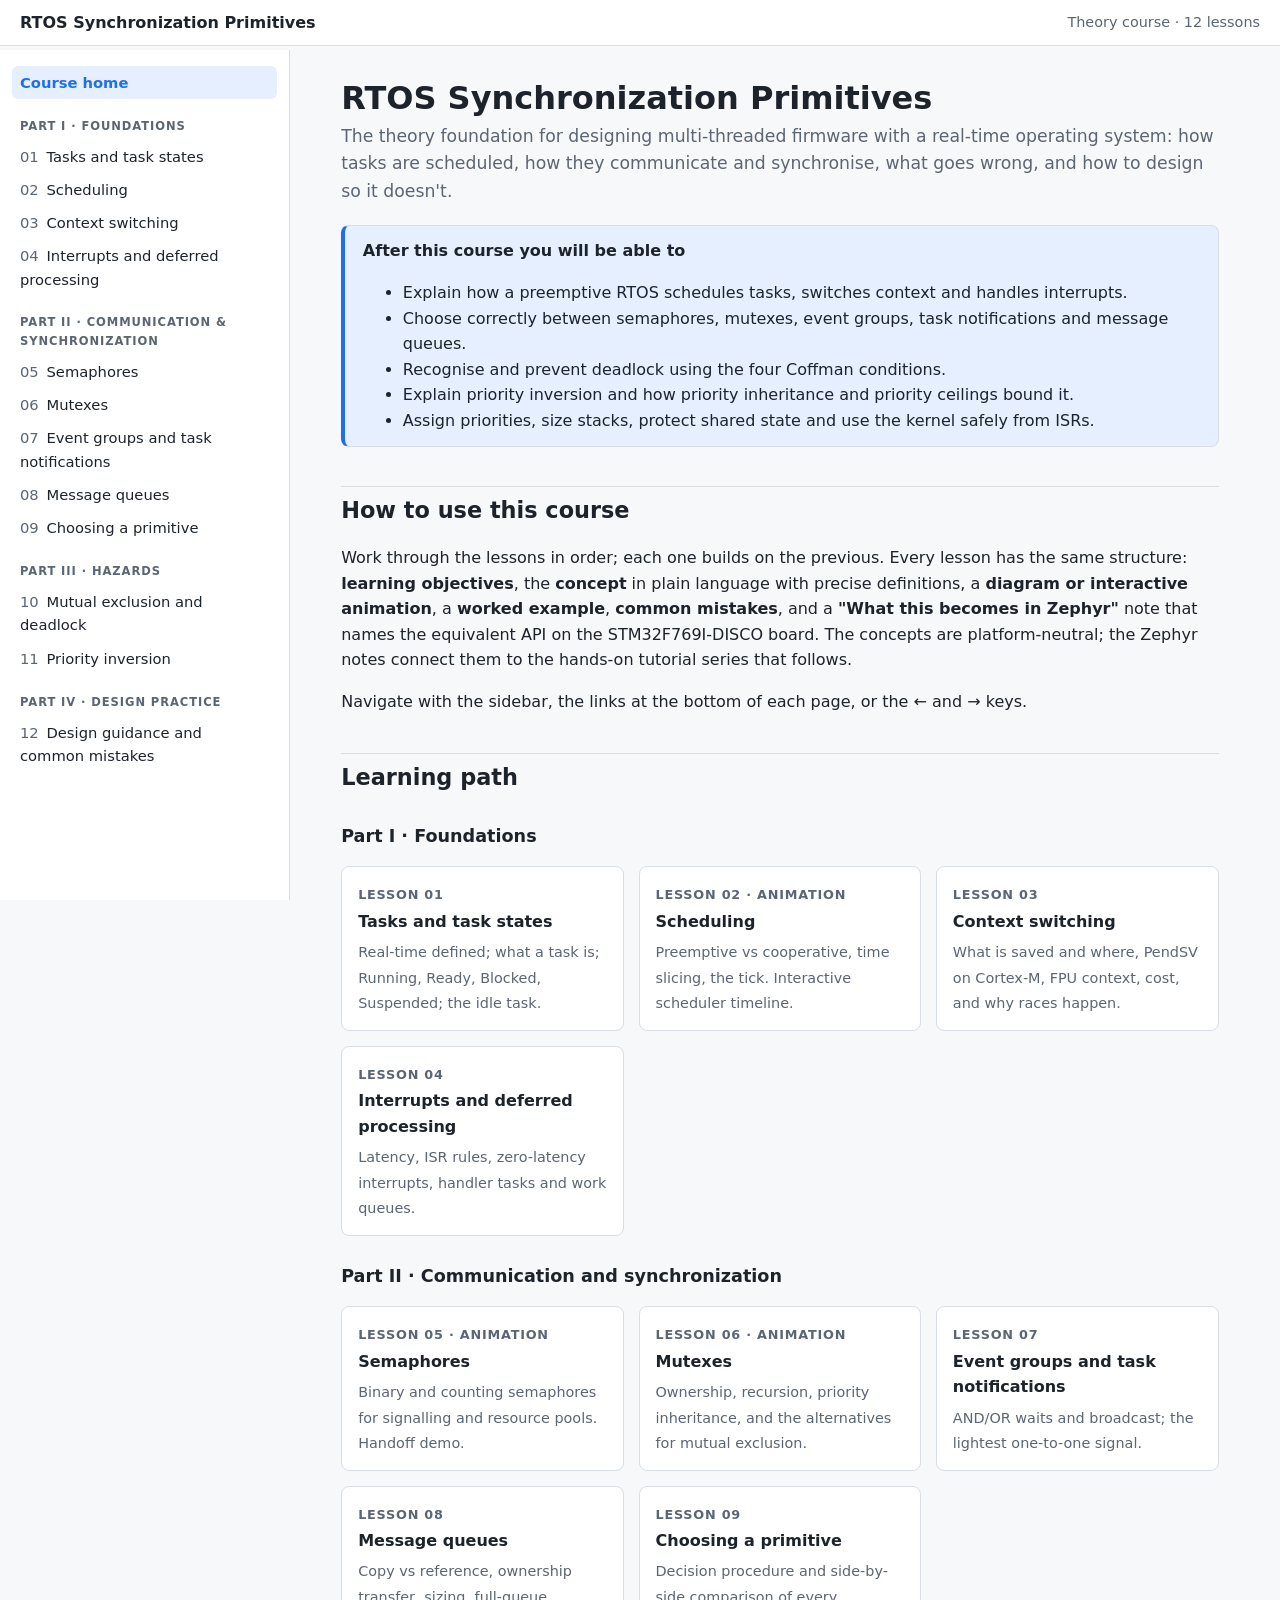
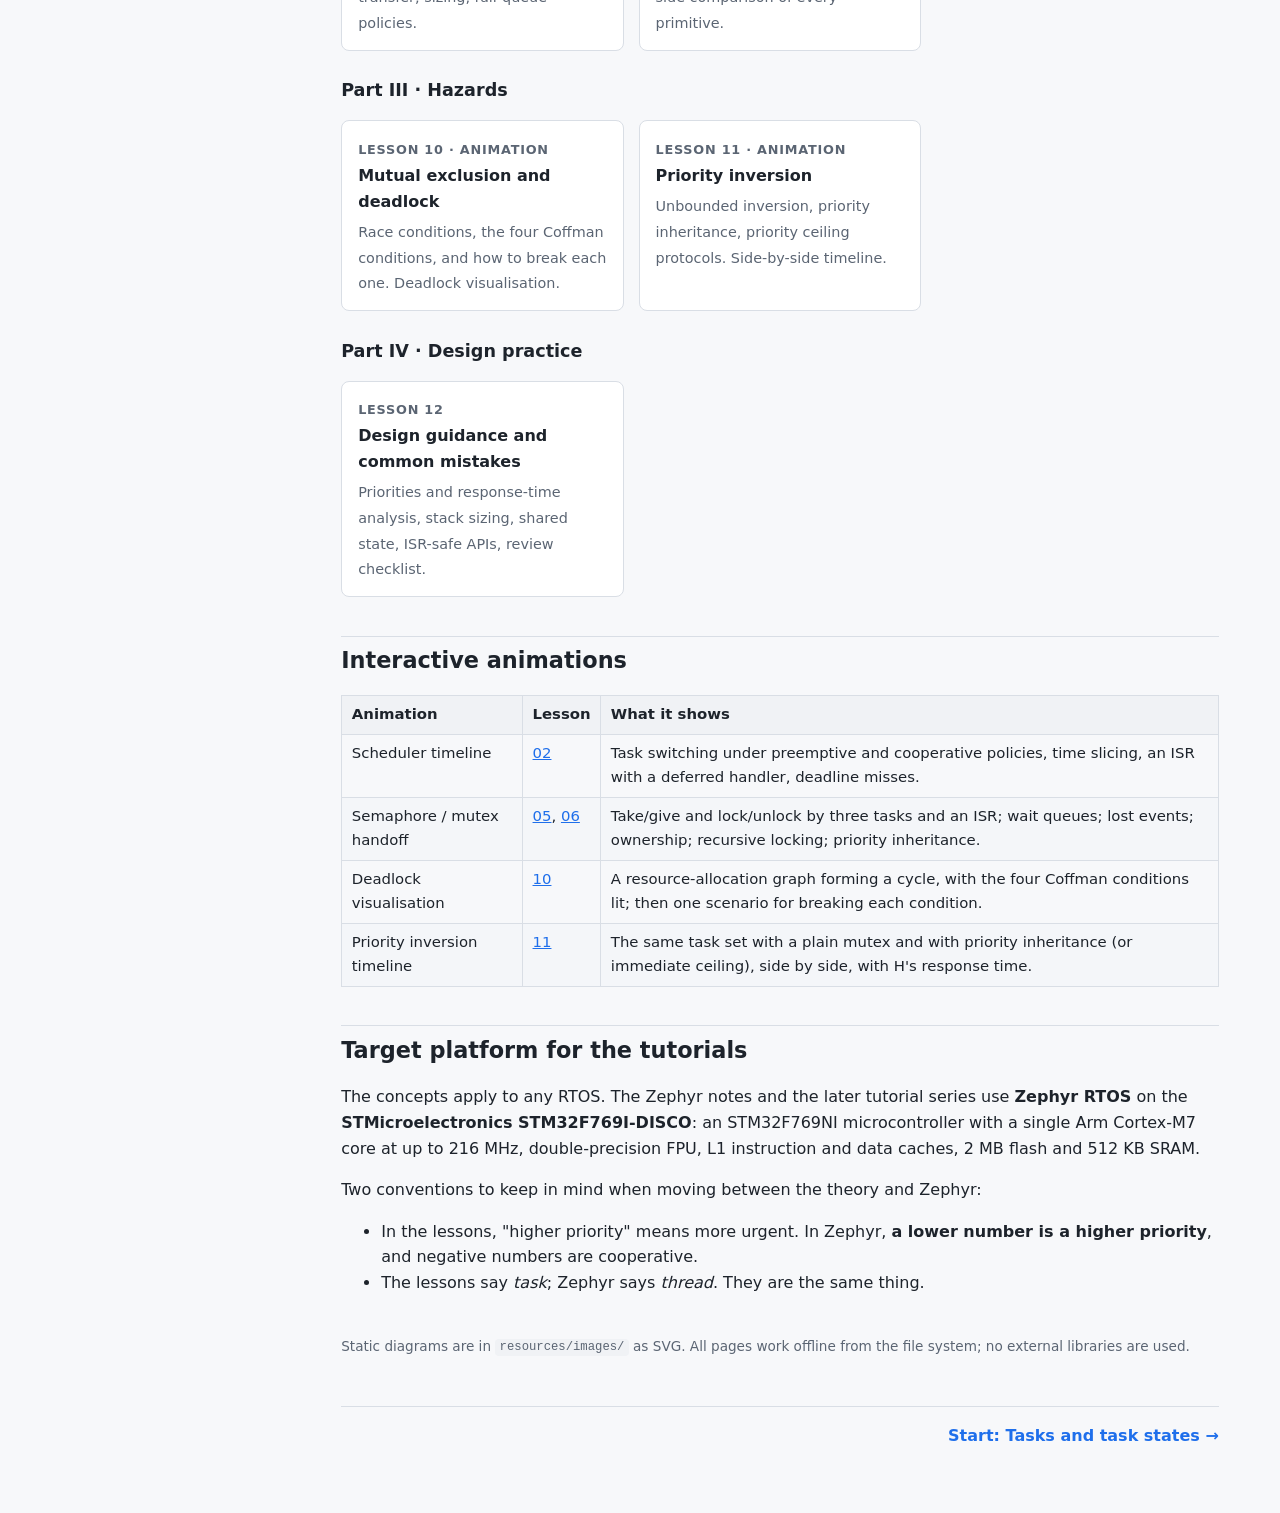
<file: resources/webpages/index.html>
<!DOCTYPE html>
<html lang="en">
<head>
<meta charset="utf-8">
<meta name="viewport" content="width=device-width, initial-scale=1">
<title>RTOS Synchronization Primitives — Course Home</title>
<link rel="stylesheet" href="css/style.css">
</head>
<body>
<header class="topbar">
  <button class="menu-toggle" aria-label="Toggle lesson list">☰</button>
  <a href="index.html" class="brand">RTOS Synchronization Primitives</a>
  <span class="crumb">Theory course · 12 lessons</span>
</header>
<div class="layout">
<nav class="sidebar" aria-label="Lessons">
  <ol><li><a href="index.html">Course home</a></li></ol>
  <h4>Part I · Foundations</h4>
  <ol>
    <li><a href="01_tasks_and_states.html"><span class="num">01</span>Tasks and task states</a></li>
    <li><a href="02_scheduling.html"><span class="num">02</span>Scheduling</a></li>
    <li><a href="03_context_switching.html"><span class="num">03</span>Context switching</a></li>
    <li><a href="04_interrupts_and_deferred_processing.html"><span class="num">04</span>Interrupts and deferred processing</a></li>
  </ol>
  <h4>Part II · Communication &amp; synchronization</h4>
  <ol>
    <li><a href="05_semaphores.html"><span class="num">05</span>Semaphores</a></li>
    <li><a href="06_mutexes.html"><span class="num">06</span>Mutexes</a></li>
    <li><a href="07_event_groups_and_notifications.html"><span class="num">07</span>Event groups and task notifications</a></li>
    <li><a href="08_message_queues.html"><span class="num">08</span>Message queues</a></li>
    <li><a href="09_choosing_a_primitive.html"><span class="num">09</span>Choosing a primitive</a></li>
  </ol>
  <h4>Part III · Hazards</h4>
  <ol>
    <li><a href="10_mutual_exclusion_and_deadlock.html"><span class="num">10</span>Mutual exclusion and deadlock</a></li>
    <li><a href="11_priority_inversion.html"><span class="num">11</span>Priority inversion</a></li>
  </ol>
  <h4>Part IV · Design practice</h4>
  <ol>
    <li><a href="12_design_guidance.html"><span class="num">12</span>Design guidance and common mistakes</a></li>
  </ol>
</nav>
<main class="content">
<h1>RTOS Synchronization Primitives</h1>
<p class="lead">The theory foundation for designing multi-threaded firmware with a real-time operating system: how tasks are scheduled, how they communicate and synchronise, what goes wrong, and how to design so it doesn't.</p>

<div class="box objectives">
  <span class="box-title">After this course you will be able to</span>
  <ul>
    <li>Explain how a preemptive RTOS schedules tasks, switches context and handles interrupts.</li>
    <li>Choose correctly between semaphores, mutexes, event groups, task notifications and message queues.</li>
    <li>Recognise and prevent deadlock using the four Coffman conditions.</li>
    <li>Explain priority inversion and how priority inheritance and priority ceilings bound it.</li>
    <li>Assign priorities, size stacks, protect shared state and use the kernel safely from ISRs.</li>
  </ul>
</div>

<h2>How to use this course</h2>
<p>Work through the lessons in order; each one builds on the previous. Every lesson has the same structure: <b>learning objectives</b>, the <b>concept</b> in plain language with precise definitions, a <b>diagram or interactive animation</b>, a <b>worked example</b>, <b>common mistakes</b>, and a <b>"What this becomes in Zephyr"</b> note that names the equivalent API on the STM32F769I-DISCO board. The concepts are platform-neutral; the Zephyr notes connect them to the hands-on tutorial series that follows.</p>
<p>Navigate with the sidebar, the links at the bottom of each page, or the ← and → keys.</p>

<h2>Learning path</h2>

<h3>Part I · Foundations</h3>
<div class="cards">
  <a class="card" href="01_tasks_and_states.html"><span class="card-num">LESSON 01</span><span class="card-title">Tasks and task states</span><span class="card-desc">Real-time defined; what a task is; Running, Ready, Blocked, Suspended; the idle task.</span></a>
  <a class="card" href="02_scheduling.html"><span class="card-num">LESSON 02 · ANIMATION</span><span class="card-title">Scheduling</span><span class="card-desc">Preemptive vs cooperative, time slicing, the tick. Interactive scheduler timeline.</span></a>
  <a class="card" href="03_context_switching.html"><span class="card-num">LESSON 03</span><span class="card-title">Context switching</span><span class="card-desc">What is saved and where, PendSV on Cortex-M, FPU context, cost, and why races happen.</span></a>
  <a class="card" href="04_interrupts_and_deferred_processing.html"><span class="card-num">LESSON 04</span><span class="card-title">Interrupts and deferred processing</span><span class="card-desc">Latency, ISR rules, zero-latency interrupts, handler tasks and work queues.</span></a>
</div>

<h3>Part II · Communication and synchronization</h3>
<div class="cards">
  <a class="card" href="05_semaphores.html"><span class="card-num">LESSON 05 · ANIMATION</span><span class="card-title">Semaphores</span><span class="card-desc">Binary and counting semaphores for signalling and resource pools. Handoff demo.</span></a>
  <a class="card" href="06_mutexes.html"><span class="card-num">LESSON 06 · ANIMATION</span><span class="card-title">Mutexes</span><span class="card-desc">Ownership, recursion, priority inheritance, and the alternatives for mutual exclusion.</span></a>
  <a class="card" href="07_event_groups_and_notifications.html"><span class="card-num">LESSON 07</span><span class="card-title">Event groups and task notifications</span><span class="card-desc">AND/OR waits and broadcast; the lightest one-to-one signal.</span></a>
  <a class="card" href="08_message_queues.html"><span class="card-num">LESSON 08</span><span class="card-title">Message queues</span><span class="card-desc">Copy vs reference, ownership transfer, sizing, full-queue policies.</span></a>
  <a class="card" href="09_choosing_a_primitive.html"><span class="card-num">LESSON 09</span><span class="card-title">Choosing a primitive</span><span class="card-desc">Decision procedure and side-by-side comparison of every primitive.</span></a>
</div>

<h3>Part III · Hazards</h3>
<div class="cards">
  <a class="card" href="10_mutual_exclusion_and_deadlock.html"><span class="card-num">LESSON 10 · ANIMATION</span><span class="card-title">Mutual exclusion and deadlock</span><span class="card-desc">Race conditions, the four Coffman conditions, and how to break each one. Deadlock visualisation.</span></a>
  <a class="card" href="11_priority_inversion.html"><span class="card-num">LESSON 11 · ANIMATION</span><span class="card-title">Priority inversion</span><span class="card-desc">Unbounded inversion, priority inheritance, priority ceiling protocols. Side-by-side timeline.</span></a>
</div>

<h3>Part IV · Design practice</h3>
<div class="cards">
  <a class="card" href="12_design_guidance.html"><span class="card-num">LESSON 12</span><span class="card-title">Design guidance and common mistakes</span><span class="card-desc">Priorities and response-time analysis, stack sizing, shared state, ISR-safe APIs, review checklist.</span></a>
</div>

<h2>Interactive animations</h2>
<table>
  <thead><tr><th>Animation</th><th>Lesson</th><th>What it shows</th></tr></thead>
  <tbody>
    <tr><td>Scheduler timeline</td><td><a href="02_scheduling.html">02</a></td><td>Task switching under preemptive and cooperative policies, time slicing, an ISR with a deferred handler, deadline misses.</td></tr>
    <tr><td>Semaphore / mutex handoff</td><td><a href="05_semaphores.html">05</a>, <a href="06_mutexes.html">06</a></td><td>Take/give and lock/unlock by three tasks and an ISR; wait queues; lost events; ownership; recursive locking; priority inheritance.</td></tr>
    <tr><td>Deadlock visualisation</td><td><a href="10_mutual_exclusion_and_deadlock.html">10</a></td><td>A resource-allocation graph forming a cycle, with the four Coffman conditions lit; then one scenario for breaking each condition.</td></tr>
    <tr><td>Priority inversion timeline</td><td><a href="11_priority_inversion.html">11</a></td><td>The same task set with a plain mutex and with priority inheritance (or immediate ceiling), side by side, with H's response time.</td></tr>
  </tbody>
</table>

<h2>Target platform for the tutorials</h2>
<p>The concepts apply to any RTOS. The Zephyr notes and the later tutorial series use <b>Zephyr RTOS</b> on the <b>STMicroelectronics STM32F769I-DISCO</b>: an STM32F769NI microcontroller with a single Arm Cortex-M7 core at up to 216 MHz, double-precision FPU, L1 instruction and data caches, 2 MB flash and 512 KB SRAM.</p>
<p>Two conventions to keep in mind when moving between the theory and Zephyr:</p>
<ul>
  <li>In the lessons, "higher priority" means more urgent. In Zephyr, <b>a lower number is a higher priority</b>, and negative numbers are cooperative.</li>
  <li>The lessons say <em>task</em>; Zephyr says <em>thread</em>. They are the same thing.</li>
</ul>

<footer class="site-footer">
  <p>Static diagrams are in <code>resources/images/</code> as SVG. All pages work offline from the file system; no external libraries are used.</p>
</footer>

<nav class="pager">
  <span></span>
  <a href="01_tasks_and_states.html" rel="next">Start: Tasks and task states →</a>
</nav>
</main>
</div>
<script src="js/site.js"></script>
</body>
</html>
</file>
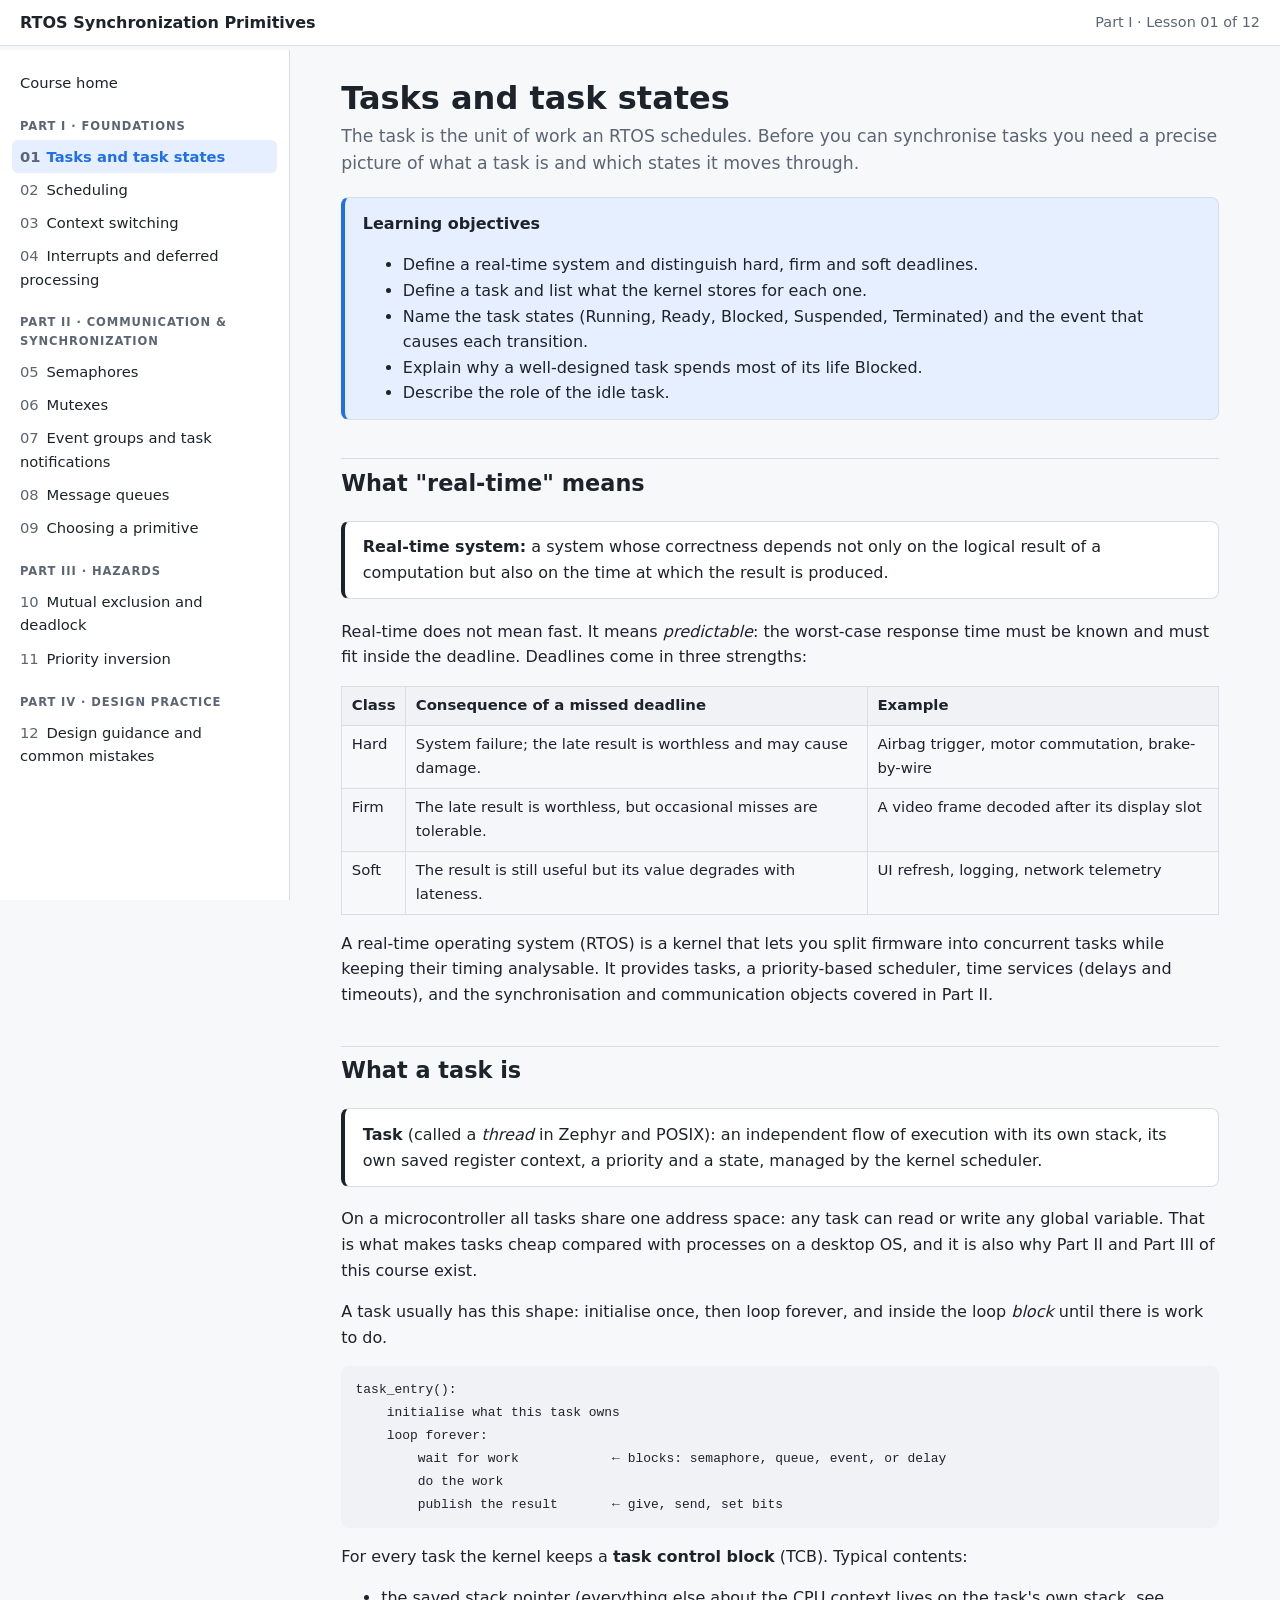
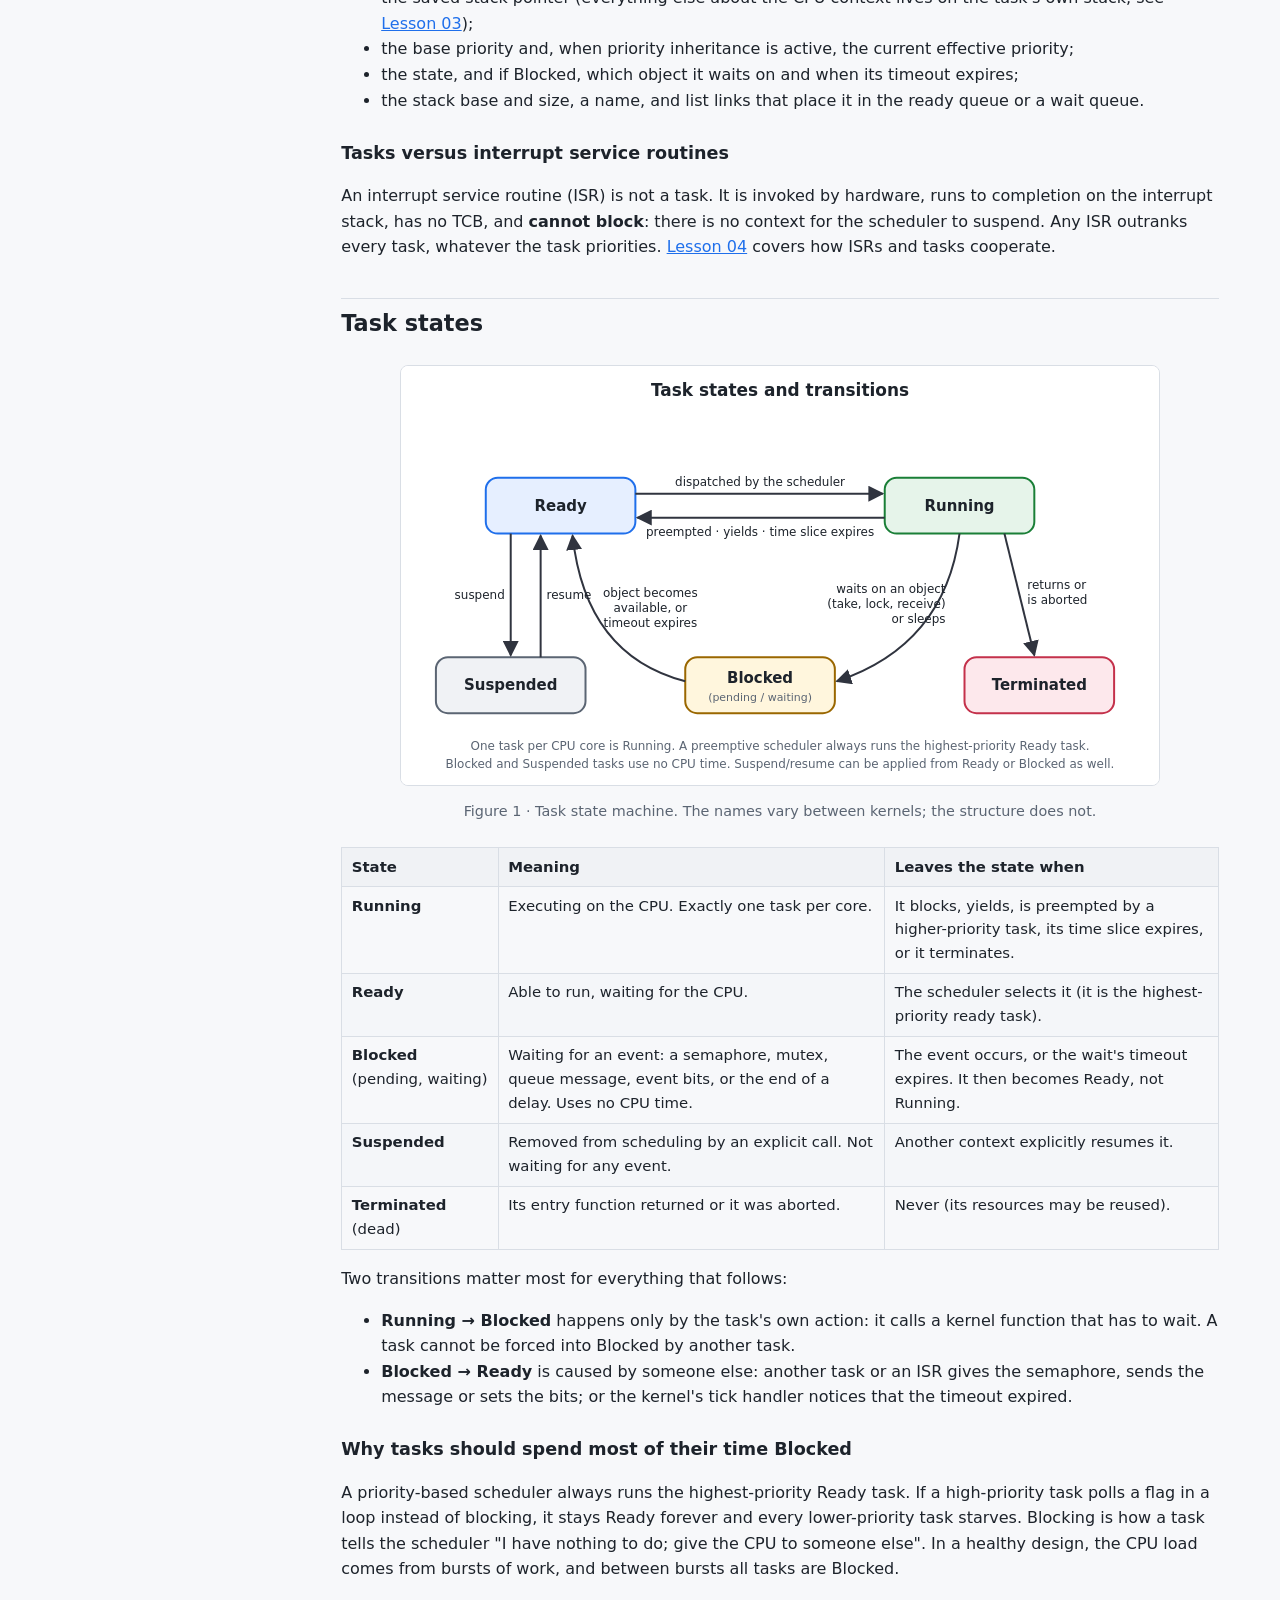
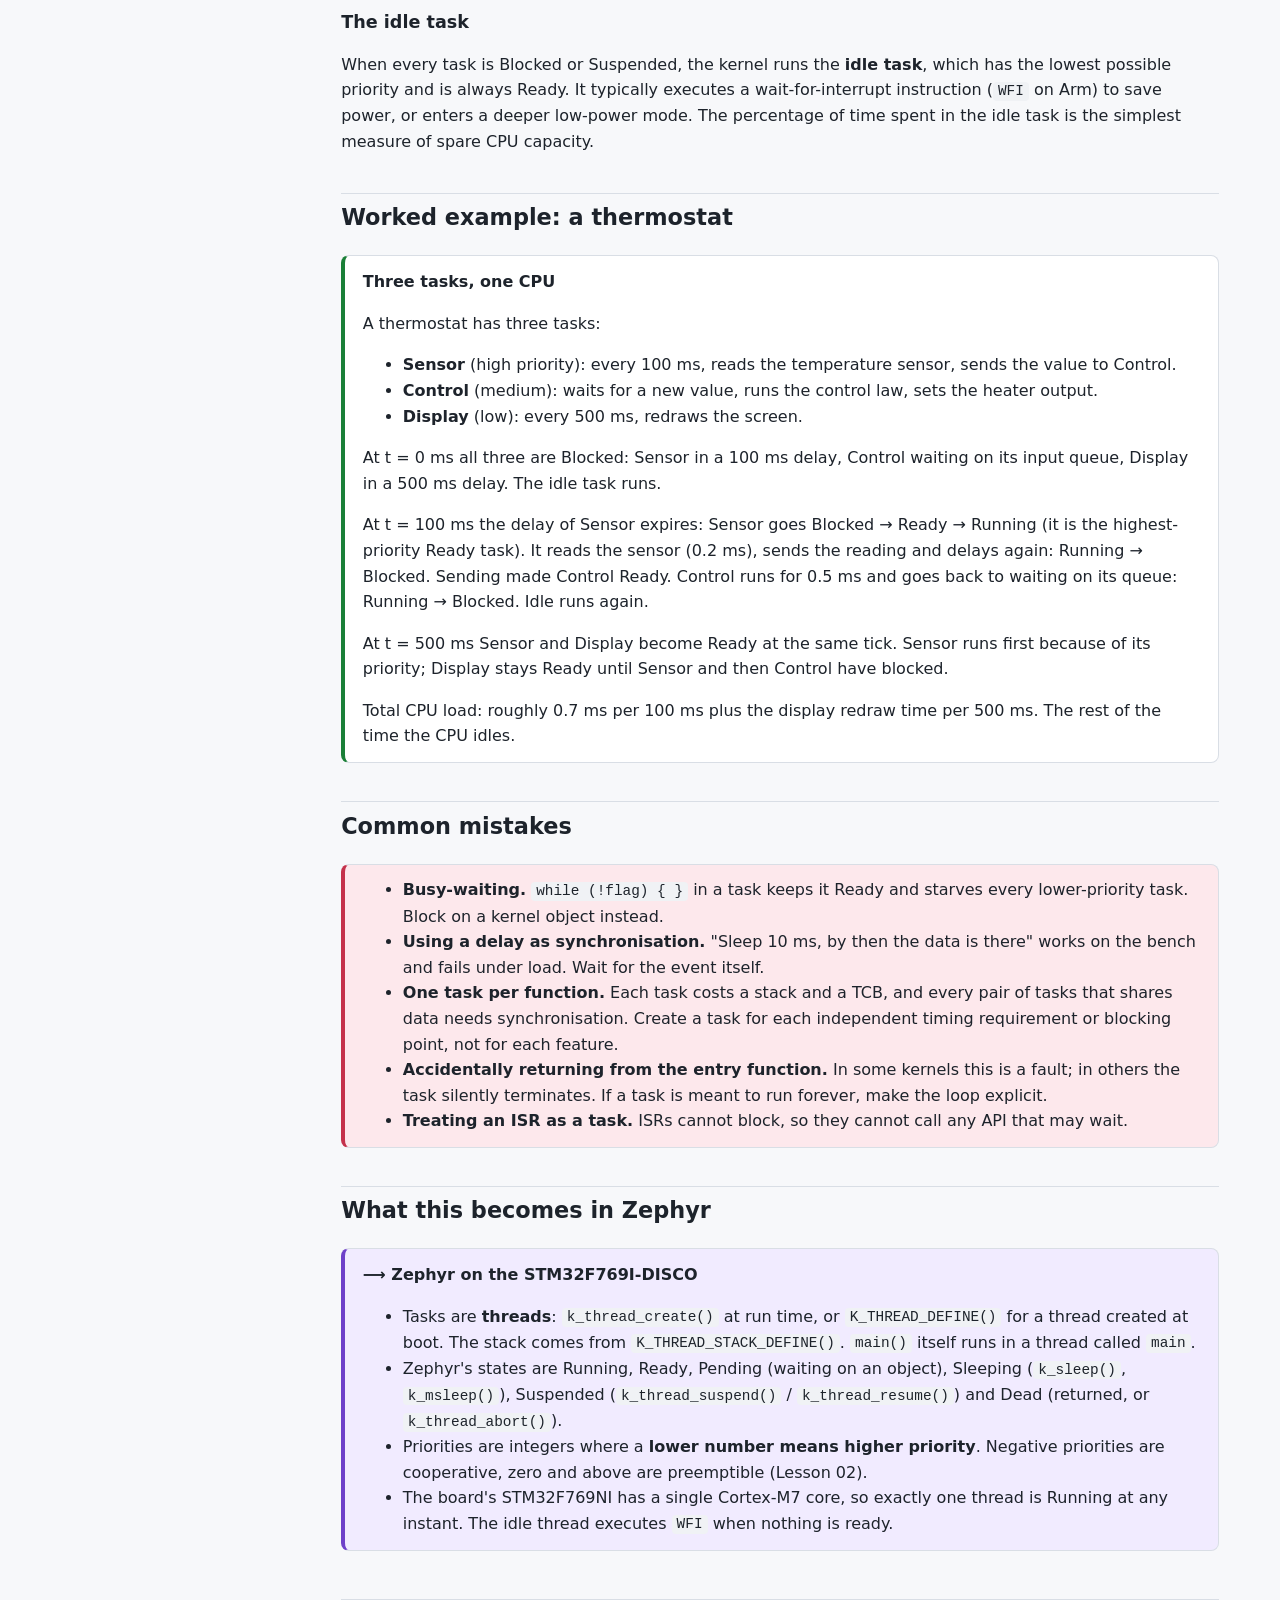
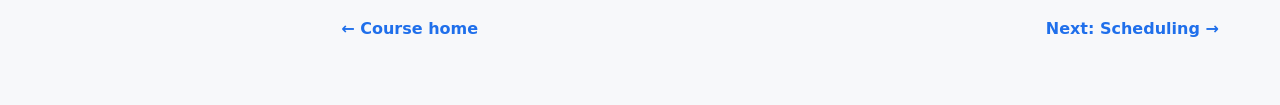
<file: resources/webpages/01_tasks_and_states.html>
<!DOCTYPE html>
<html lang="en">
<head>
<meta charset="utf-8">
<meta name="viewport" content="width=device-width, initial-scale=1">
<title>01 · Tasks and Task States — RTOS Synchronization Primitives</title>
<link rel="stylesheet" href="css/style.css">
</head>
<body>
<header class="topbar">
  <button class="menu-toggle" aria-label="Toggle lesson list">☰</button>
  <a href="index.html" class="brand">RTOS Synchronization Primitives</a>
  <span class="crumb">Part I · Lesson 01 of 12</span>
</header>
<div class="layout">
<nav class="sidebar" aria-label="Lessons">
  <ol><li><a href="index.html">Course home</a></li></ol>
  <h4>Part I · Foundations</h4>
  <ol>
    <li><a href="01_tasks_and_states.html"><span class="num">01</span>Tasks and task states</a></li>
    <li><a href="02_scheduling.html"><span class="num">02</span>Scheduling</a></li>
    <li><a href="03_context_switching.html"><span class="num">03</span>Context switching</a></li>
    <li><a href="04_interrupts_and_deferred_processing.html"><span class="num">04</span>Interrupts and deferred processing</a></li>
  </ol>
  <h4>Part II · Communication &amp; synchronization</h4>
  <ol>
    <li><a href="05_semaphores.html"><span class="num">05</span>Semaphores</a></li>
    <li><a href="06_mutexes.html"><span class="num">06</span>Mutexes</a></li>
    <li><a href="07_event_groups_and_notifications.html"><span class="num">07</span>Event groups and task notifications</a></li>
    <li><a href="08_message_queues.html"><span class="num">08</span>Message queues</a></li>
    <li><a href="09_choosing_a_primitive.html"><span class="num">09</span>Choosing a primitive</a></li>
  </ol>
  <h4>Part III · Hazards</h4>
  <ol>
    <li><a href="10_mutual_exclusion_and_deadlock.html"><span class="num">10</span>Mutual exclusion and deadlock</a></li>
    <li><a href="11_priority_inversion.html"><span class="num">11</span>Priority inversion</a></li>
  </ol>
  <h4>Part IV · Design practice</h4>
  <ol>
    <li><a href="12_design_guidance.html"><span class="num">12</span>Design guidance and common mistakes</a></li>
  </ol>
</nav>
<main class="content">
<h1>Tasks and task states</h1>
<p class="lead">The task is the unit of work an RTOS schedules. Before you can synchronise tasks you need a precise picture of what a task is and which states it moves through.</p>

<div class="box objectives">
  <span class="box-title">Learning objectives</span>
  <ul>
    <li>Define a real-time system and distinguish hard, firm and soft deadlines.</li>
    <li>Define a task and list what the kernel stores for each one.</li>
    <li>Name the task states (Running, Ready, Blocked, Suspended, Terminated) and the event that causes each transition.</li>
    <li>Explain why a well-designed task spends most of its life Blocked.</li>
    <li>Describe the role of the idle task.</li>
  </ul>
</div>

<h2>What "real-time" means</h2>
<div class="box definition">
  <p><span class="term">Real-time system:</span> a system whose correctness depends not only on the logical result of a computation but also on the time at which the result is produced.</p>
</div>
<p>Real-time does not mean fast. It means <em>predictable</em>: the worst-case response time must be known and must fit inside the deadline. Deadlines come in three strengths:</p>
<table>
  <thead><tr><th>Class</th><th>Consequence of a missed deadline</th><th>Example</th></tr></thead>
  <tbody>
    <tr><td>Hard</td><td>System failure; the late result is worthless and may cause damage.</td><td>Airbag trigger, motor commutation, brake-by-wire</td></tr>
    <tr><td>Firm</td><td>The late result is worthless, but occasional misses are tolerable.</td><td>A video frame decoded after its display slot</td></tr>
    <tr><td>Soft</td><td>The result is still useful but its value degrades with lateness.</td><td>UI refresh, logging, network telemetry</td></tr>
  </tbody>
</table>
<p>A real-time operating system (RTOS) is a kernel that lets you split firmware into concurrent tasks while keeping their timing analysable. It provides tasks, a priority-based scheduler, time services (delays and timeouts), and the synchronisation and communication objects covered in Part II.</p>

<h2>What a task is</h2>
<div class="box definition">
  <p><span class="term">Task</span> (called a <em>thread</em> in Zephyr and POSIX): an independent flow of execution with its own stack, its own saved register context, a priority and a state, managed by the kernel scheduler.</p>
</div>
<p>On a microcontroller all tasks share one address space: any task can read or write any global variable. That is what makes tasks cheap compared with processes on a desktop OS, and it is also why Part II and Part III of this course exist.</p>
<p>A task usually has this shape: initialise once, then loop forever, and inside the loop <em>block</em> until there is work to do.</p>
<pre><code>task_entry():
    initialise what this task owns
    loop forever:
        wait for work            ← blocks: semaphore, queue, event, or delay
        do the work
        publish the result       ← give, send, set bits</code></pre>
<p>For every task the kernel keeps a <strong>task control block</strong> (TCB). Typical contents:</p>
<ul>
  <li>the saved stack pointer (everything else about the CPU context lives on the task's own stack, see <a href="03_context_switching.html">Lesson 03</a>);</li>
  <li>the base priority and, when priority inheritance is active, the current effective priority;</li>
  <li>the state, and if Blocked, which object it waits on and when its timeout expires;</li>
  <li>the stack base and size, a name, and list links that place it in the ready queue or a wait queue.</li>
</ul>

<h3>Tasks versus interrupt service routines</h3>
<p>An interrupt service routine (ISR) is not a task. It is invoked by hardware, runs to completion on the interrupt stack, has no TCB, and <strong>cannot block</strong>: there is no context for the scheduler to suspend. Any ISR outranks every task, whatever the task priorities. <a href="04_interrupts_and_deferred_processing.html">Lesson 04</a> covers how ISRs and tasks cooperate.</p>

<h2>Task states</h2>
<figure>
  <img src="images/task_states.svg" alt="State diagram: Ready, Running, Blocked, Suspended and Terminated with labelled transitions" width="760">
  <figcaption>Figure 1 · Task state machine. The names vary between kernels; the structure does not.</figcaption>
</figure>
<table>
  <thead><tr><th>State</th><th>Meaning</th><th>Leaves the state when</th></tr></thead>
  <tbody>
    <tr><td><b>Running</b></td><td>Executing on the CPU. Exactly one task per core.</td><td>It blocks, yields, is preempted by a higher-priority task, its time slice expires, or it terminates.</td></tr>
    <tr><td><b>Ready</b></td><td>Able to run, waiting for the CPU.</td><td>The scheduler selects it (it is the highest-priority ready task).</td></tr>
    <tr><td><b>Blocked</b> (pending, waiting)</td><td>Waiting for an event: a semaphore, mutex, queue message, event bits, or the end of a delay. Uses no CPU time.</td><td>The event occurs, or the wait's timeout expires. It then becomes Ready, not Running.</td></tr>
    <tr><td><b>Suspended</b></td><td>Removed from scheduling by an explicit call. Not waiting for any event.</td><td>Another context explicitly resumes it.</td></tr>
    <tr><td><b>Terminated</b> (dead)</td><td>Its entry function returned or it was aborted.</td><td>Never (its resources may be reused).</td></tr>
  </tbody>
</table>
<p>Two transitions matter most for everything that follows:</p>
<ul>
  <li><strong>Running → Blocked</strong> happens only by the task's own action: it calls a kernel function that has to wait. A task cannot be forced into Blocked by another task.</li>
  <li><strong>Blocked → Ready</strong> is caused by someone else: another task or an ISR gives the semaphore, sends the message or sets the bits; or the kernel's tick handler notices that the timeout expired.</li>
</ul>

<h3>Why tasks should spend most of their time Blocked</h3>
<p>A priority-based scheduler always runs the highest-priority Ready task. If a high-priority task polls a flag in a loop instead of blocking, it stays Ready forever and every lower-priority task starves. Blocking is how a task tells the scheduler "I have nothing to do; give the CPU to someone else". In a healthy design, the CPU load comes from bursts of work, and between bursts all tasks are Blocked.</p>

<h3>The idle task</h3>
<p>When every task is Blocked or Suspended, the kernel runs the <strong>idle task</strong>, which has the lowest possible priority and is always Ready. It typically executes a wait-for-interrupt instruction (<code>WFI</code> on Arm) to save power, or enters a deeper low-power mode. The percentage of time spent in the idle task is the simplest measure of spare CPU capacity.</p>

<h2>Worked example: a thermostat</h2>
<div class="box example">
  <span class="box-title">Three tasks, one CPU</span>
  <p>A thermostat has three tasks:</p>
  <ul>
    <li><b>Sensor</b> (high priority): every 100 ms, reads the temperature sensor, sends the value to Control.</li>
    <li><b>Control</b> (medium): waits for a new value, runs the control law, sets the heater output.</li>
    <li><b>Display</b> (low): every 500 ms, redraws the screen.</li>
  </ul>
  <p>At t = 0 ms all three are Blocked: Sensor in a 100 ms delay, Control waiting on its input queue, Display in a 500 ms delay. The idle task runs.</p>
  <p>At t = 100 ms the delay of Sensor expires: Sensor goes Blocked → Ready → Running (it is the highest-priority Ready task). It reads the sensor (0.2 ms), sends the reading and delays again: Running → Blocked. Sending made Control Ready. Control runs for 0.5 ms and goes back to waiting on its queue: Running → Blocked. Idle runs again.</p>
  <p>At t = 500 ms Sensor and Display become Ready at the same tick. Sensor runs first because of its priority; Display stays Ready until Sensor and then Control have blocked.</p>
  <p>Total CPU load: roughly 0.7 ms per 100 ms plus the display redraw time per 500 ms. The rest of the time the CPU idles.</p>
</div>

<h2>Common mistakes</h2>
<div class="box mistakes">
  <ul>
    <li><b>Busy-waiting.</b> <code>while (!flag) { }</code> in a task keeps it Ready and starves every lower-priority task. Block on a kernel object instead.</li>
    <li><b>Using a delay as synchronisation.</b> "Sleep 10 ms, by then the data is there" works on the bench and fails under load. Wait for the event itself.</li>
    <li><b>One task per function.</b> Each task costs a stack and a TCB, and every pair of tasks that shares data needs synchronisation. Create a task for each independent timing requirement or blocking point, not for each feature.</li>
    <li><b>Accidentally returning from the entry function.</b> In some kernels this is a fault; in others the task silently terminates. If a task is meant to run forever, make the loop explicit.</li>
    <li><b>Treating an ISR as a task.</b> ISRs cannot block, so they cannot call any API that may wait.</li>
  </ul>
</div>

<h2>What this becomes in Zephyr</h2>
<div class="box zephyr">
  <span class="box-title">Zephyr on the STM32F769I-DISCO</span>
  <ul>
    <li>Tasks are <b>threads</b>: <code>k_thread_create()</code> at run time, or <code>K_THREAD_DEFINE()</code> for a thread created at boot. The stack comes from <code>K_THREAD_STACK_DEFINE()</code>. <code>main()</code> itself runs in a thread called <code>main</code>.</li>
    <li>Zephyr's states are Running, Ready, Pending (waiting on an object), Sleeping (<code>k_sleep()</code>, <code>k_msleep()</code>), Suspended (<code>k_thread_suspend()</code> / <code>k_thread_resume()</code>) and Dead (returned, or <code>k_thread_abort()</code>).</li>
    <li>Priorities are integers where a <b>lower number means higher priority</b>. Negative priorities are cooperative, zero and above are preemptible (Lesson 02).</li>
    <li>The board's STM32F769NI has a single Cortex-M7 core, so exactly one thread is Running at any instant. The idle thread executes <code>WFI</code> when nothing is ready.</li>
  </ul>
</div>

<nav class="pager">
  <a href="index.html" rel="prev">← Course home</a>
  <a href="02_scheduling.html" rel="next">Next: Scheduling →</a>
</nav>
</main>
</div>
<script src="js/site.js"></script>
</body>
</html>
</file>
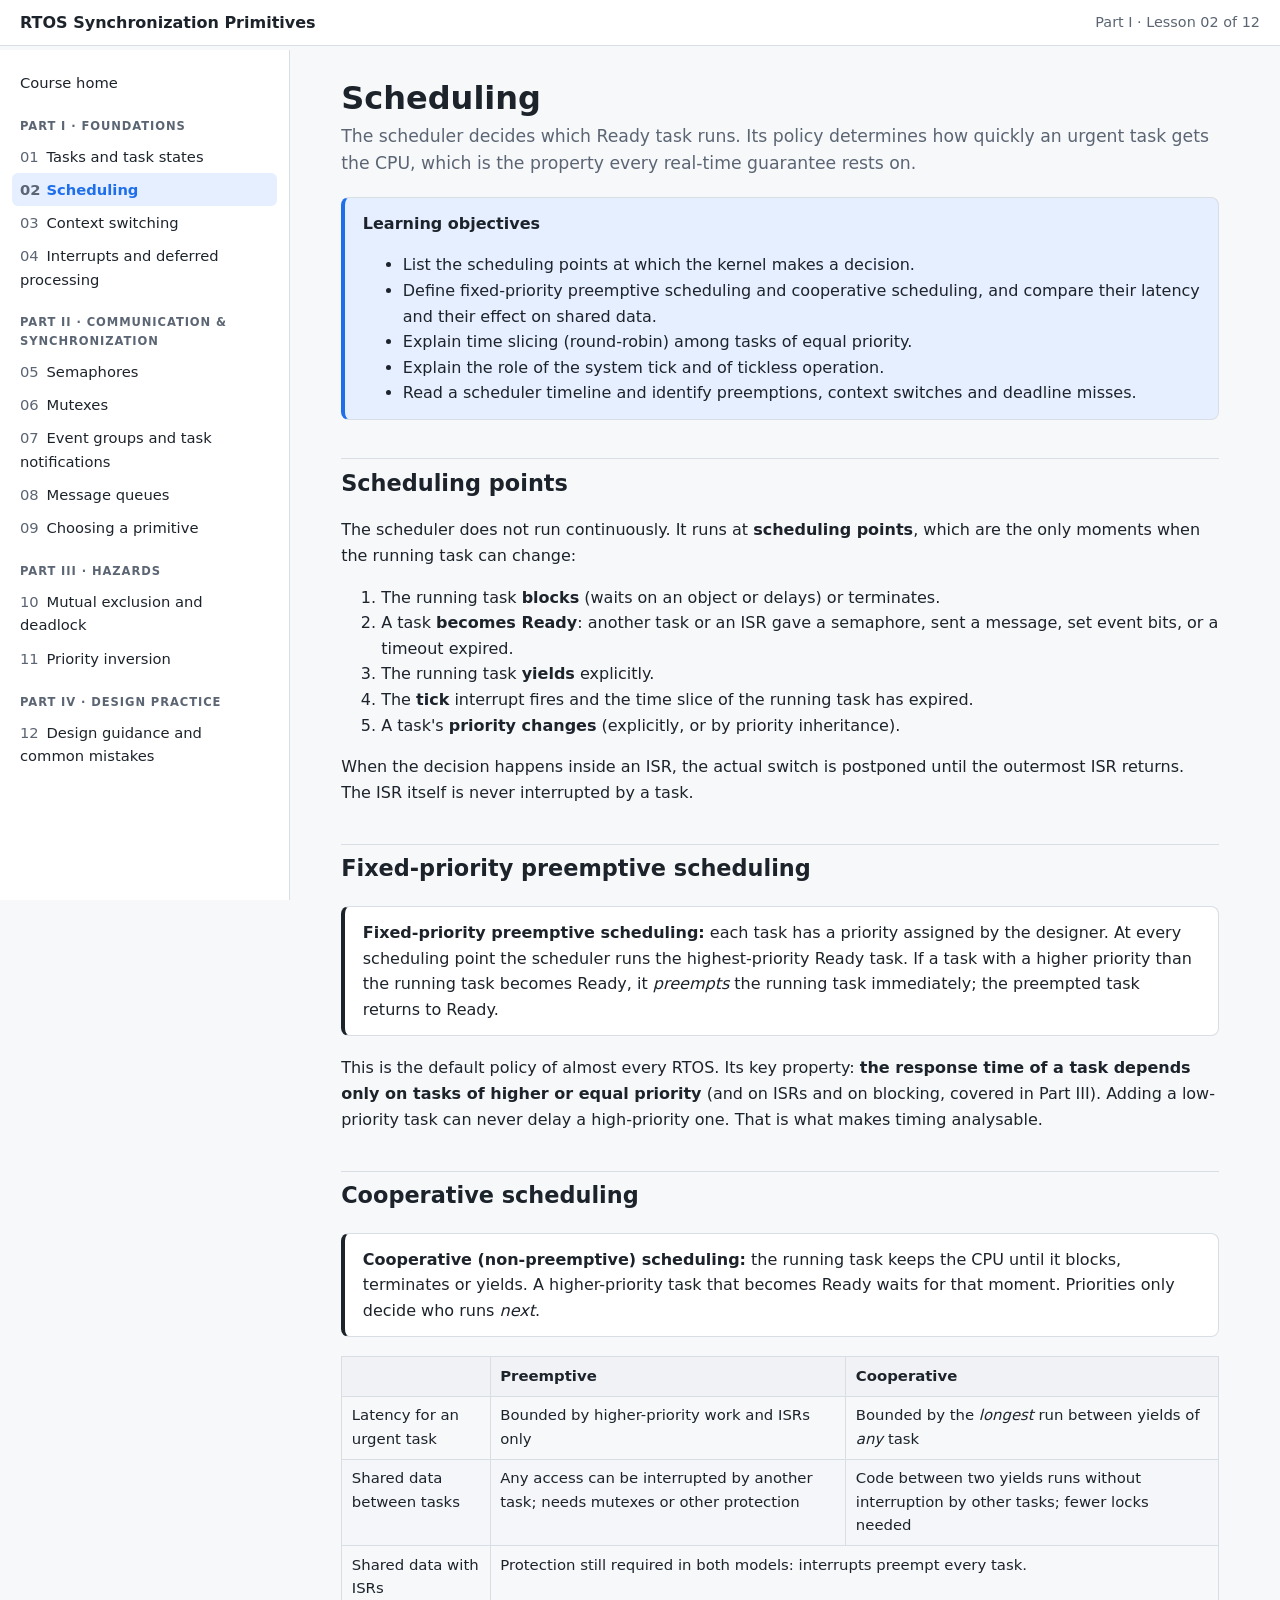
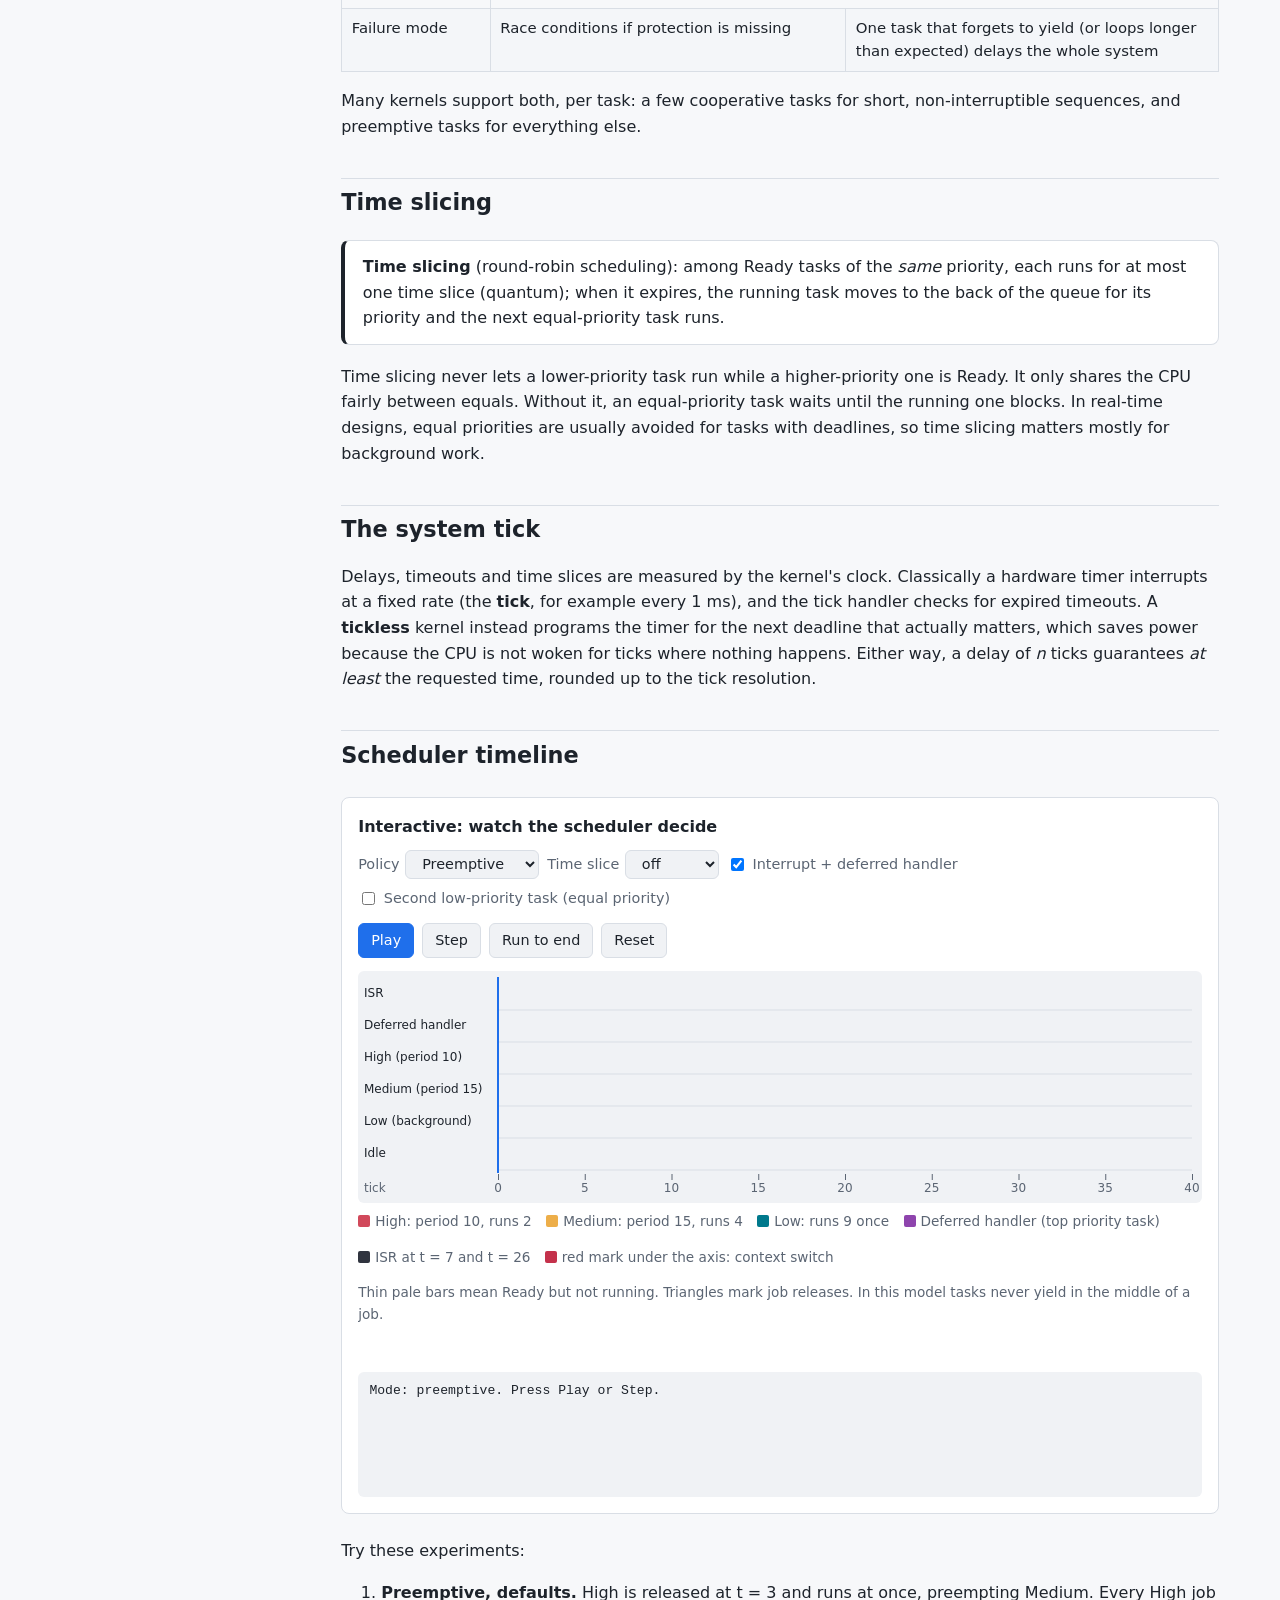
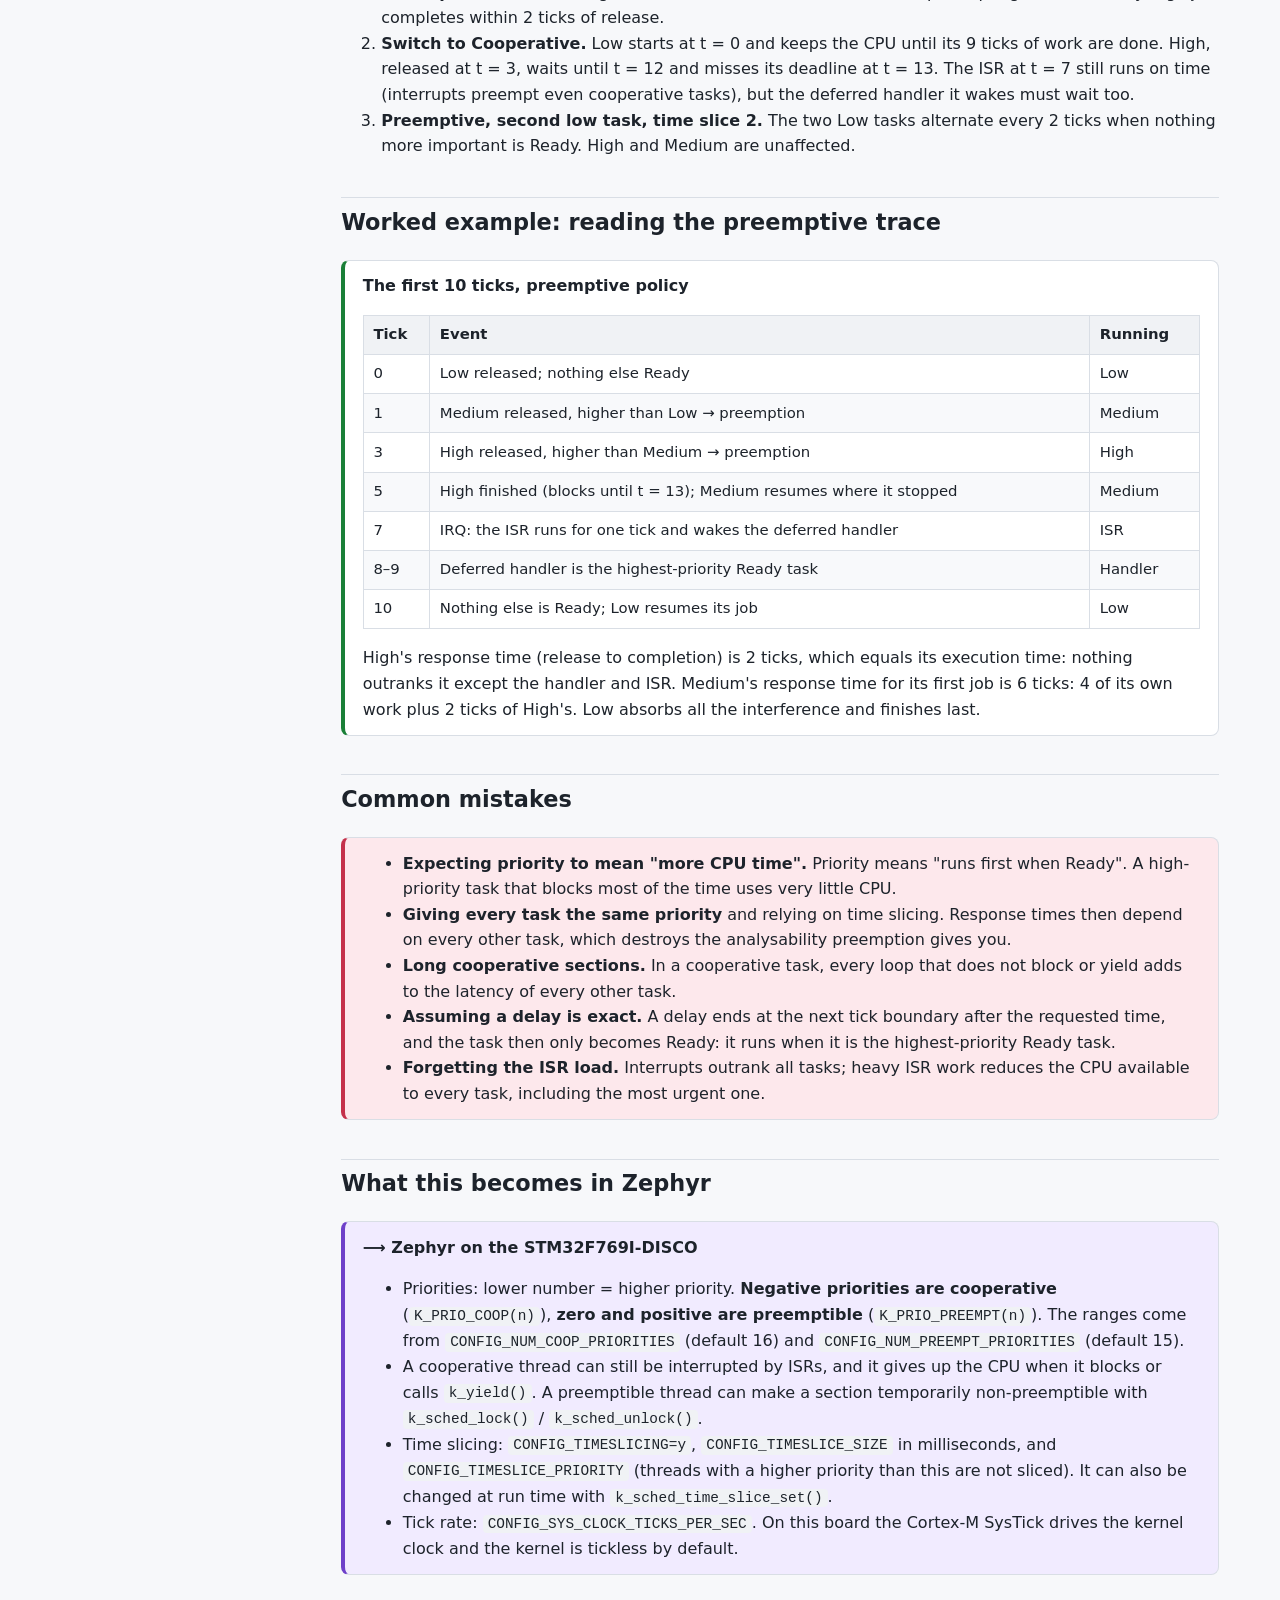
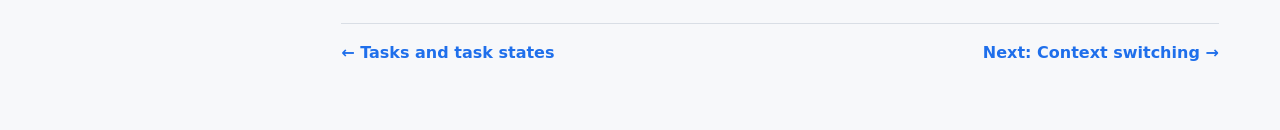
<file: resources/webpages/02_scheduling.html>
<!DOCTYPE html>
<html lang="en">
<head>
<meta charset="utf-8">
<meta name="viewport" content="width=device-width, initial-scale=1">
<title>02 · Scheduling — RTOS Synchronization Primitives</title>
<link rel="stylesheet" href="css/style.css">
</head>
<body>
<header class="topbar">
  <button class="menu-toggle" aria-label="Toggle lesson list">☰</button>
  <a href="index.html" class="brand">RTOS Synchronization Primitives</a>
  <span class="crumb">Part I · Lesson 02 of 12</span>
</header>
<div class="layout">
<nav class="sidebar" aria-label="Lessons">
  <ol><li><a href="index.html">Course home</a></li></ol>
  <h4>Part I · Foundations</h4>
  <ol>
    <li><a href="01_tasks_and_states.html"><span class="num">01</span>Tasks and task states</a></li>
    <li><a href="02_scheduling.html"><span class="num">02</span>Scheduling</a></li>
    <li><a href="03_context_switching.html"><span class="num">03</span>Context switching</a></li>
    <li><a href="04_interrupts_and_deferred_processing.html"><span class="num">04</span>Interrupts and deferred processing</a></li>
  </ol>
  <h4>Part II · Communication &amp; synchronization</h4>
  <ol>
    <li><a href="05_semaphores.html"><span class="num">05</span>Semaphores</a></li>
    <li><a href="06_mutexes.html"><span class="num">06</span>Mutexes</a></li>
    <li><a href="07_event_groups_and_notifications.html"><span class="num">07</span>Event groups and task notifications</a></li>
    <li><a href="08_message_queues.html"><span class="num">08</span>Message queues</a></li>
    <li><a href="09_choosing_a_primitive.html"><span class="num">09</span>Choosing a primitive</a></li>
  </ol>
  <h4>Part III · Hazards</h4>
  <ol>
    <li><a href="10_mutual_exclusion_and_deadlock.html"><span class="num">10</span>Mutual exclusion and deadlock</a></li>
    <li><a href="11_priority_inversion.html"><span class="num">11</span>Priority inversion</a></li>
  </ol>
  <h4>Part IV · Design practice</h4>
  <ol>
    <li><a href="12_design_guidance.html"><span class="num">12</span>Design guidance and common mistakes</a></li>
  </ol>
</nav>
<main class="content">
<h1>Scheduling</h1>
<p class="lead">The scheduler decides which Ready task runs. Its policy determines how quickly an urgent task gets the CPU, which is the property every real-time guarantee rests on.</p>

<div class="box objectives">
  <span class="box-title">Learning objectives</span>
  <ul>
    <li>List the scheduling points at which the kernel makes a decision.</li>
    <li>Define fixed-priority preemptive scheduling and cooperative scheduling, and compare their latency and their effect on shared data.</li>
    <li>Explain time slicing (round-robin) among tasks of equal priority.</li>
    <li>Explain the role of the system tick and of tickless operation.</li>
    <li>Read a scheduler timeline and identify preemptions, context switches and deadline misses.</li>
  </ul>
</div>

<h2>Scheduling points</h2>
<p>The scheduler does not run continuously. It runs at <strong>scheduling points</strong>, which are the only moments when the running task can change:</p>
<ol>
  <li>The running task <b>blocks</b> (waits on an object or delays) or terminates.</li>
  <li>A task <b>becomes Ready</b>: another task or an ISR gave a semaphore, sent a message, set event bits, or a timeout expired.</li>
  <li>The running task <b>yields</b> explicitly.</li>
  <li>The <b>tick</b> interrupt fires and the time slice of the running task has expired.</li>
  <li>A task's <b>priority changes</b> (explicitly, or by priority inheritance).</li>
</ol>
<p>When the decision happens inside an ISR, the actual switch is postponed until the outermost ISR returns. The ISR itself is never interrupted by a task.</p>

<h2>Fixed-priority preemptive scheduling</h2>
<div class="box definition">
  <p><span class="term">Fixed-priority preemptive scheduling:</span> each task has a priority assigned by the designer. At every scheduling point the scheduler runs the highest-priority Ready task. If a task with a higher priority than the running task becomes Ready, it <em>preempts</em> the running task immediately; the preempted task returns to Ready.</p>
</div>
<p>This is the default policy of almost every RTOS. Its key property: <strong>the response time of a task depends only on tasks of higher or equal priority</strong> (and on ISRs and on blocking, covered in Part III). Adding a low-priority task can never delay a high-priority one. That is what makes timing analysable.</p>

<h2>Cooperative scheduling</h2>
<div class="box definition">
  <p><span class="term">Cooperative (non-preemptive) scheduling:</span> the running task keeps the CPU until it blocks, terminates or yields. A higher-priority task that becomes Ready waits for that moment. Priorities only decide who runs <em>next</em>.</p>
</div>
<table>
  <thead><tr><th></th><th>Preemptive</th><th>Cooperative</th></tr></thead>
  <tbody>
    <tr><td>Latency for an urgent task</td><td>Bounded by higher-priority work and ISRs only</td><td>Bounded by the <em>longest</em> run between yields of <em>any</em> task</td></tr>
    <tr><td>Shared data between tasks</td><td>Any access can be interrupted by another task; needs mutexes or other protection</td><td>Code between two yields runs without interruption by other tasks; fewer locks needed</td></tr>
    <tr><td>Shared data with ISRs</td><td colspan="2">Protection still required in both models: interrupts preempt every task.</td></tr>
    <tr><td>Failure mode</td><td>Race conditions if protection is missing</td><td>One task that forgets to yield (or loops longer than expected) delays the whole system</td></tr>
  </tbody>
</table>
<p>Many kernels support both, per task: a few cooperative tasks for short, non-interruptible sequences, and preemptive tasks for everything else.</p>

<h2>Time slicing</h2>
<div class="box definition">
  <p><span class="term">Time slicing</span> (round-robin scheduling): among Ready tasks of the <em>same</em> priority, each runs for at most one time slice (quantum); when it expires, the running task moves to the back of the queue for its priority and the next equal-priority task runs.</p>
</div>
<p>Time slicing never lets a lower-priority task run while a higher-priority one is Ready. It only shares the CPU fairly between equals. Without it, an equal-priority task waits until the running one blocks. In real-time designs, equal priorities are usually avoided for tasks with deadlines, so time slicing matters mostly for background work.</p>

<h2>The system tick</h2>
<p>Delays, timeouts and time slices are measured by the kernel's clock. Classically a hardware timer interrupts at a fixed rate (the <strong>tick</strong>, for example every 1 ms), and the tick handler checks for expired timeouts. A <strong>tickless</strong> kernel instead programs the timer for the next deadline that actually matters, which saves power because the CPU is not woken for ticks where nothing happens. Either way, a delay of <em>n</em> ticks guarantees <em>at least</em> the requested time, rounded up to the tick resolution.</p>

<h2>Scheduler timeline</h2>
<div class="demo" data-demo="scheduler">
  <p class="demo-title">Interactive: watch the scheduler decide</p>
  <div class="demo-controls">
    <label>Policy
      <select data-opt="mode">
        <option value="preemptive">Preemptive</option>
        <option value="cooperative">Cooperative</option>
      </select>
    </label>
    <label>Time slice
      <select data-opt="slice">
        <option value="0">off</option>
        <option value="2">2 ticks</option>
        <option value="3">3 ticks</option>
      </select>
    </label>
    <label><input type="checkbox" data-opt="isr" checked> Interrupt + deferred handler</label>
    <label><input type="checkbox" data-opt="twin"> Second low-priority task (equal priority)</label>
  </div>
  <div class="demo-controls">
    <button class="primary" data-act="play">Play</button>
    <button data-act="step">Step</button>
    <button data-act="all">Run to end</button>
    <button data-act="reset">Reset</button>
  </div>
  <canvas></canvas>
  <div class="legend">
    <span style="--sw: var(--t-high)">High: period 10, runs 2</span>
    <span style="--sw: var(--t-med)">Medium: period 15, runs 4</span>
    <span style="--sw: var(--t-low)">Low: runs 9 once</span>
    <span style="--sw: #8e44ad">Deferred handler (top priority task)</span>
    <span style="--sw: var(--t-isr)">ISR at t = 7 and t = 26</span>
    <span style="--sw: var(--bad)">red mark under the axis: context switch</span>
  </div>
  <p class="kbd-hint">Thin pale bars mean Ready but not running. Triangles mark job releases. In this model tasks never yield in the middle of a job.</p>
  <div class="status"></div>
  <div class="log"></div>
</div>
<p>Try these experiments:</p>
<ol>
  <li><b>Preemptive, defaults.</b> High is released at t = 3 and runs at once, preempting Medium. Every High job completes within 2 ticks of release.</li>
  <li><b>Switch to Cooperative.</b> Low starts at t = 0 and keeps the CPU until its 9 ticks of work are done. High, released at t = 3, waits until t = 12 and misses its deadline at t = 13. The ISR at t = 7 still runs on time (interrupts preempt even cooperative tasks), but the deferred handler it wakes must wait too.</li>
  <li><b>Preemptive, second low task, time slice 2.</b> The two Low tasks alternate every 2 ticks when nothing more important is Ready. High and Medium are unaffected.</li>
</ol>

<h2>Worked example: reading the preemptive trace</h2>
<div class="box example">
  <span class="box-title">The first 10 ticks, preemptive policy</span>
  <table>
    <thead><tr><th>Tick</th><th>Event</th><th>Running</th></tr></thead>
    <tbody>
      <tr><td>0</td><td>Low released; nothing else Ready</td><td>Low</td></tr>
      <tr><td>1</td><td>Medium released, higher than Low → preemption</td><td>Medium</td></tr>
      <tr><td>3</td><td>High released, higher than Medium → preemption</td><td>High</td></tr>
      <tr><td>5</td><td>High finished (blocks until t = 13); Medium resumes where it stopped</td><td>Medium</td></tr>
      <tr><td>7</td><td>IRQ: the ISR runs for one tick and wakes the deferred handler</td><td>ISR</td></tr>
      <tr><td>8–9</td><td>Deferred handler is the highest-priority Ready task</td><td>Handler</td></tr>
      <tr><td>10</td><td>Nothing else is Ready; Low resumes its job</td><td>Low</td></tr>
    </tbody>
  </table>
  <p>High's response time (release to completion) is 2 ticks, which equals its execution time: nothing outranks it except the handler and ISR. Medium's response time for its first job is 6 ticks: 4 of its own work plus 2 ticks of High's. Low absorbs all the interference and finishes last.</p>
</div>

<h2>Common mistakes</h2>
<div class="box mistakes">
  <ul>
    <li><b>Expecting priority to mean "more CPU time".</b> Priority means "runs first when Ready". A high-priority task that blocks most of the time uses very little CPU.</li>
    <li><b>Giving every task the same priority</b> and relying on time slicing. Response times then depend on every other task, which destroys the analysability preemption gives you.</li>
    <li><b>Long cooperative sections.</b> In a cooperative task, every loop that does not block or yield adds to the latency of every other task.</li>
    <li><b>Assuming a delay is exact.</b> A delay ends at the next tick boundary after the requested time, and the task then only becomes Ready: it runs when it is the highest-priority Ready task.</li>
    <li><b>Forgetting the ISR load.</b> Interrupts outrank all tasks; heavy ISR work reduces the CPU available to every task, including the most urgent one.</li>
  </ul>
</div>

<h2>What this becomes in Zephyr</h2>
<div class="box zephyr">
  <span class="box-title">Zephyr on the STM32F769I-DISCO</span>
  <ul>
    <li>Priorities: lower number = higher priority. <b>Negative priorities are cooperative</b> (<code>K_PRIO_COOP(n)</code>), <b>zero and positive are preemptible</b> (<code>K_PRIO_PREEMPT(n)</code>). The ranges come from <code>CONFIG_NUM_COOP_PRIORITIES</code> (default 16) and <code>CONFIG_NUM_PREEMPT_PRIORITIES</code> (default 15).</li>
    <li>A cooperative thread can still be interrupted by ISRs, and it gives up the CPU when it blocks or calls <code>k_yield()</code>. A preemptible thread can make a section temporarily non-preemptible with <code>k_sched_lock()</code> / <code>k_sched_unlock()</code>.</li>
    <li>Time slicing: <code>CONFIG_TIMESLICING=y</code>, <code>CONFIG_TIMESLICE_SIZE</code> in milliseconds, and <code>CONFIG_TIMESLICE_PRIORITY</code> (threads with a higher priority than this are not sliced). It can also be changed at run time with <code>k_sched_time_slice_set()</code>.</li>
    <li>Tick rate: <code>CONFIG_SYS_CLOCK_TICKS_PER_SEC</code>. On this board the Cortex-M SysTick drives the kernel clock and the kernel is tickless by default.</li>
  </ul>
</div>

<nav class="pager">
  <a href="01_tasks_and_states.html" rel="prev">← Tasks and task states</a>
  <a href="03_context_switching.html" rel="next">Next: Context switching →</a>
</nav>
</main>
</div>
<script src="js/site.js"></script>
<script src="js/scheduler_timeline.js"></script>
</body>
</html>
</file>
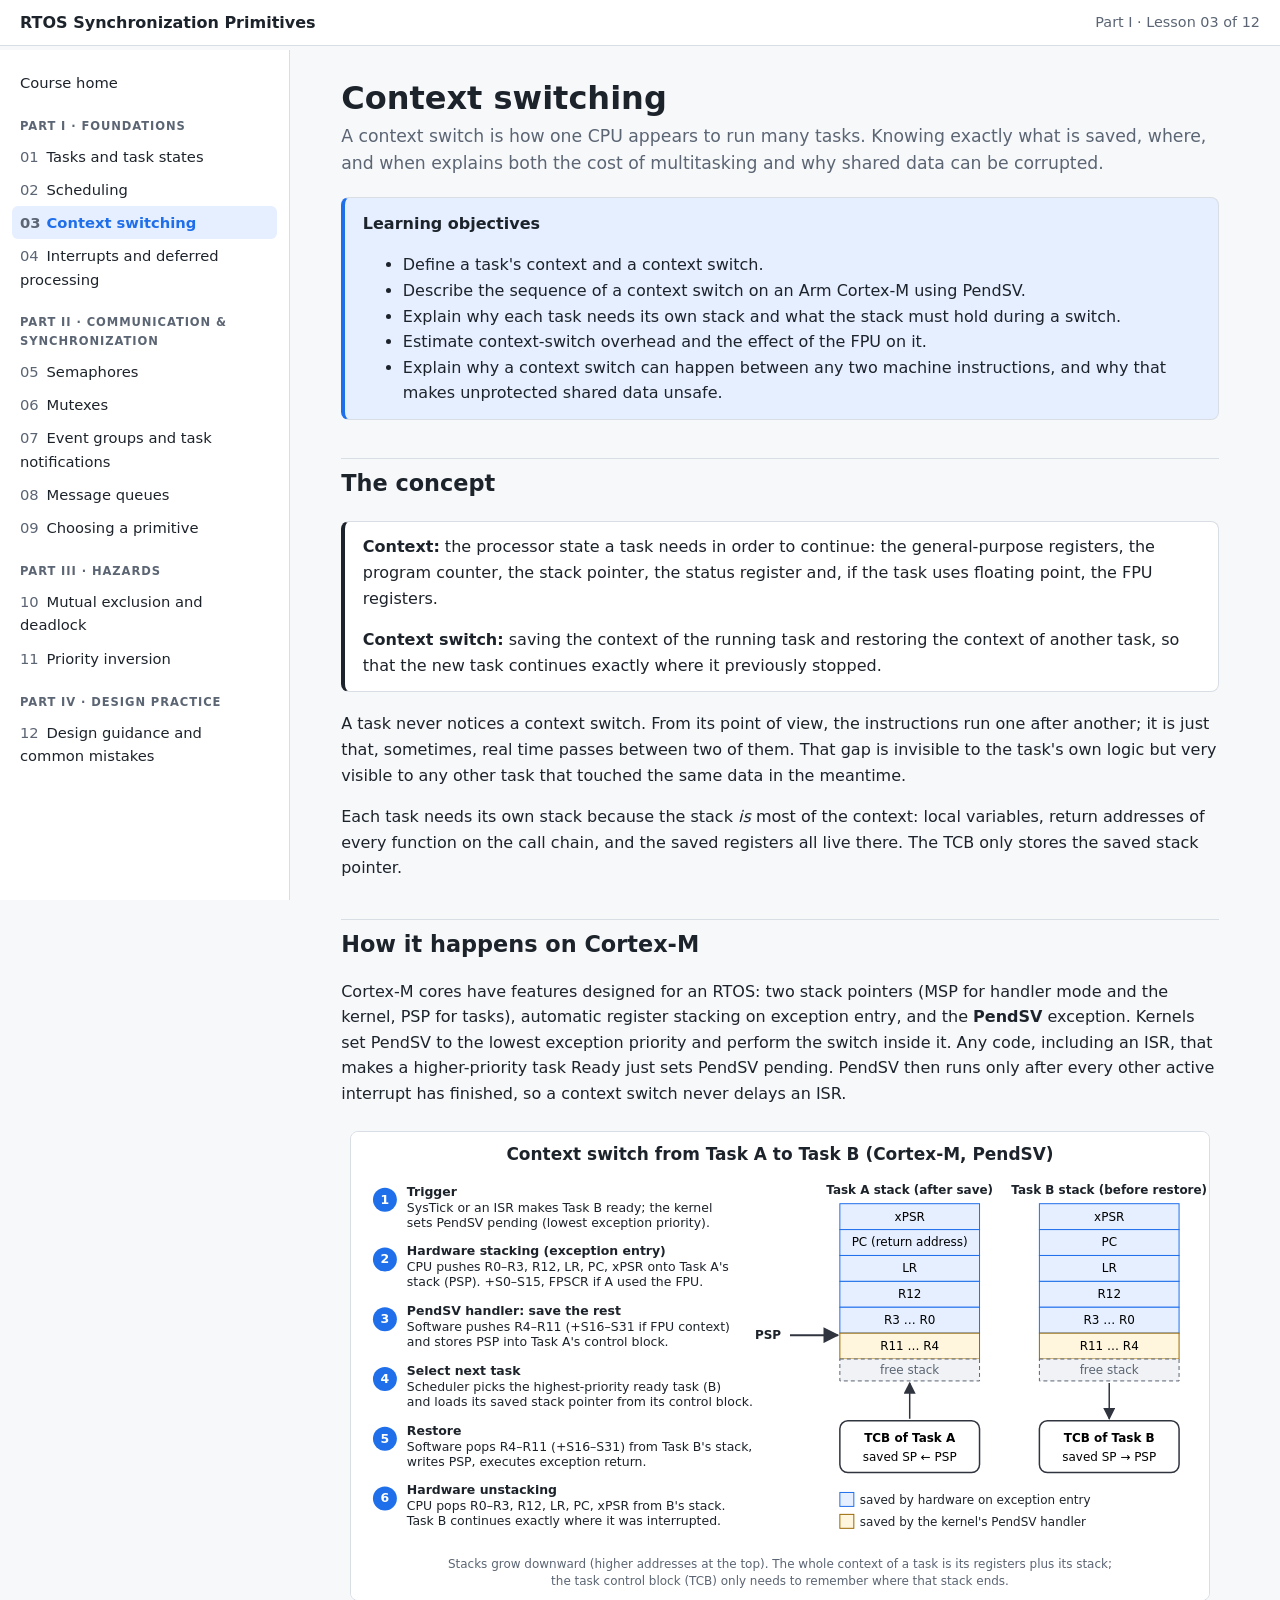
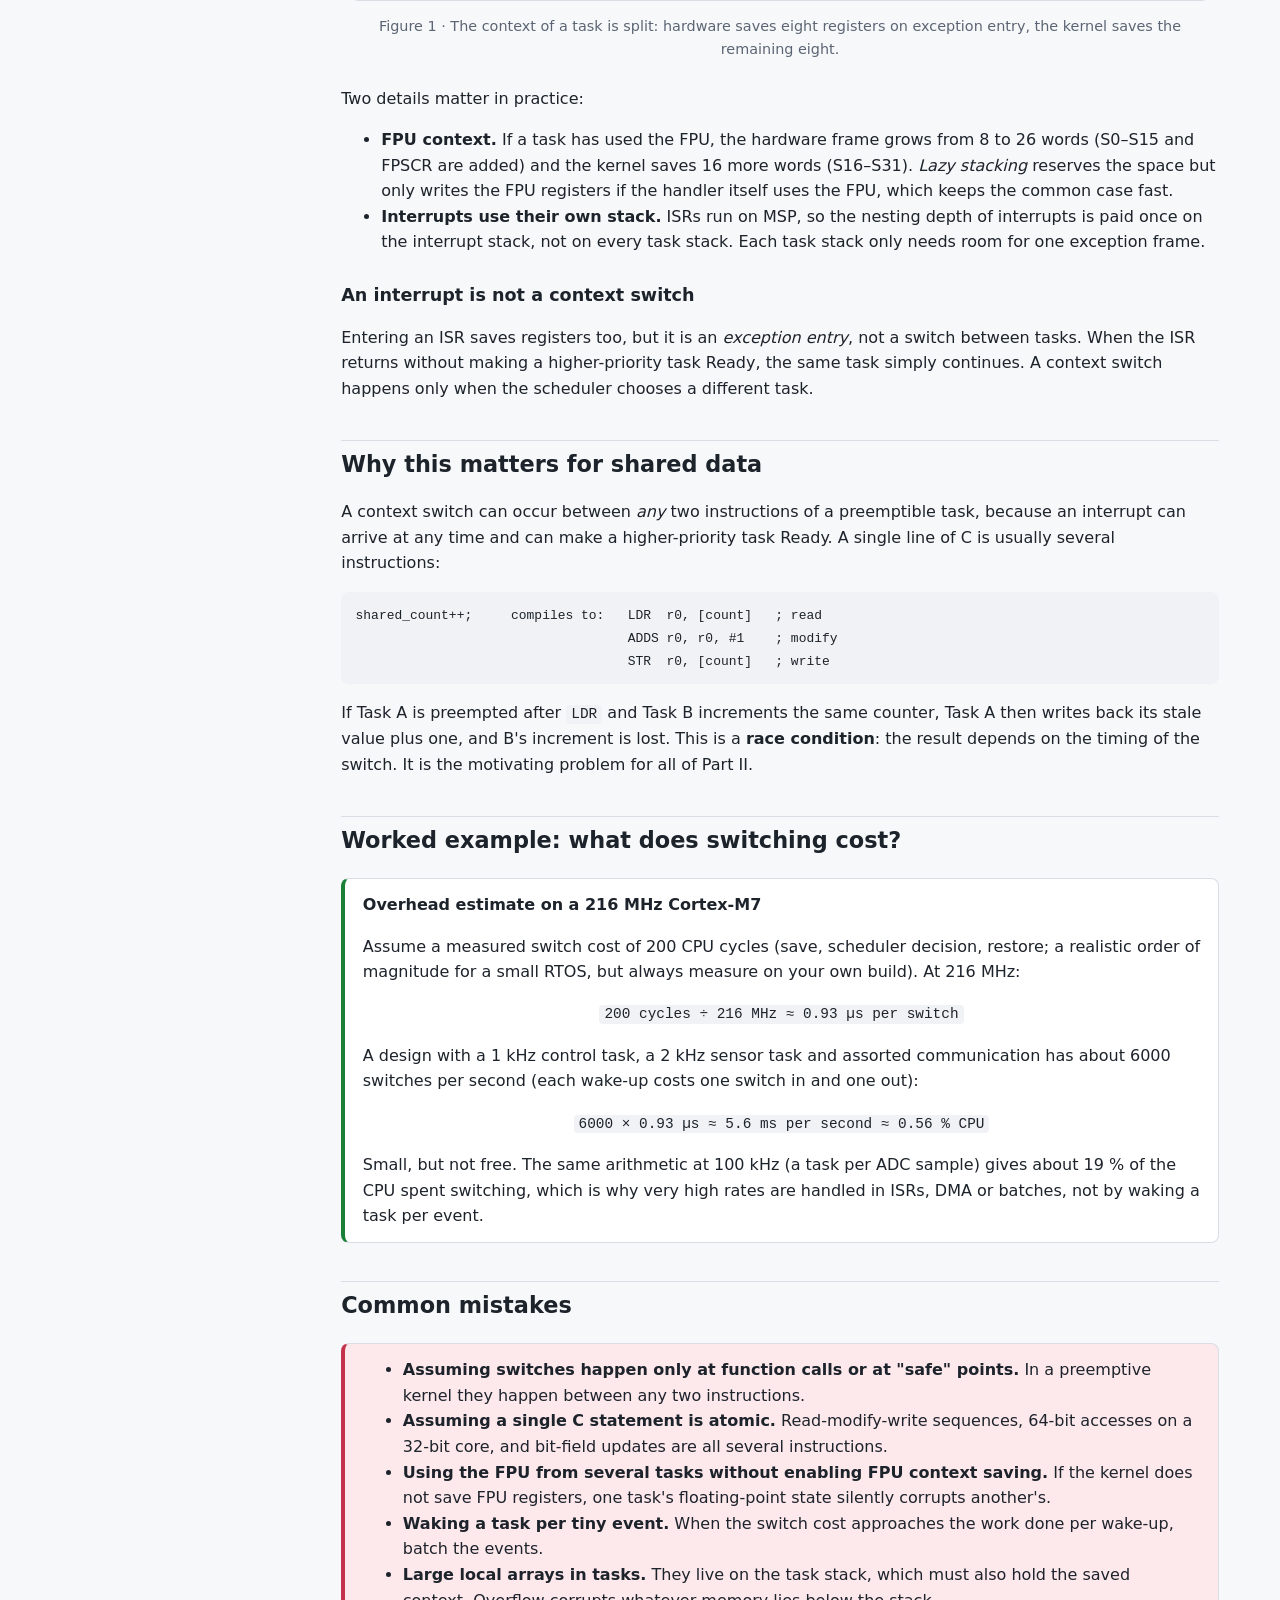
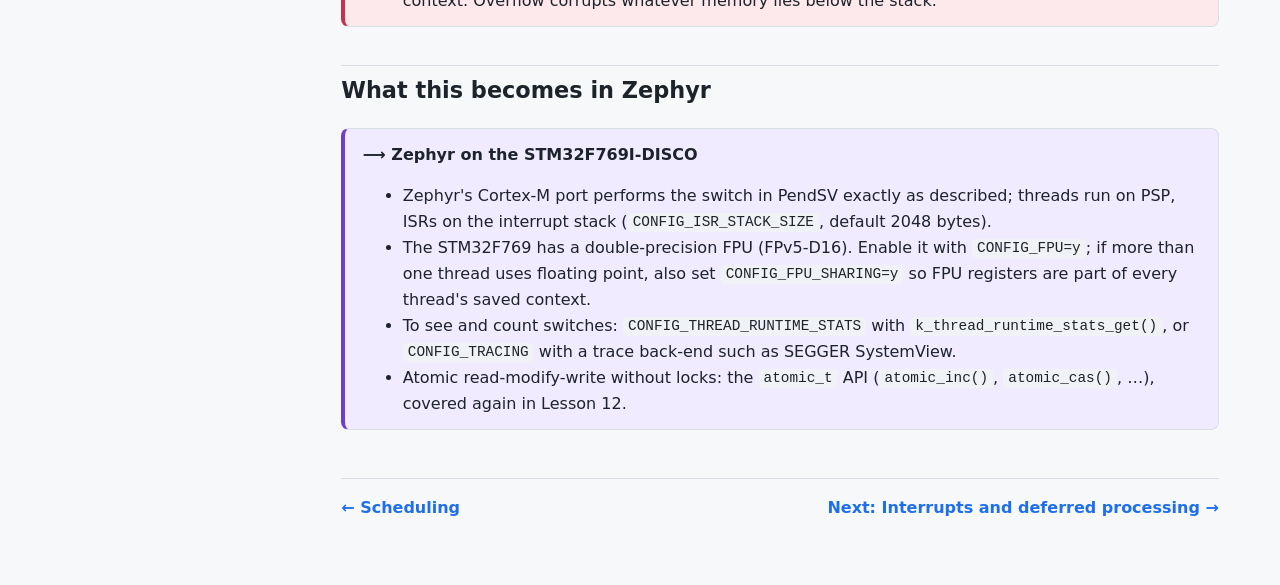
<file: resources/webpages/03_context_switching.html>
<!DOCTYPE html>
<html lang="en">
<head>
<meta charset="utf-8">
<meta name="viewport" content="width=device-width, initial-scale=1">
<title>03 · Context Switching — RTOS Synchronization Primitives</title>
<link rel="stylesheet" href="css/style.css">
</head>
<body>
<header class="topbar">
  <button class="menu-toggle" aria-label="Toggle lesson list">☰</button>
  <a href="index.html" class="brand">RTOS Synchronization Primitives</a>
  <span class="crumb">Part I · Lesson 03 of 12</span>
</header>
<div class="layout">
<nav class="sidebar" aria-label="Lessons">
  <ol><li><a href="index.html">Course home</a></li></ol>
  <h4>Part I · Foundations</h4>
  <ol>
    <li><a href="01_tasks_and_states.html"><span class="num">01</span>Tasks and task states</a></li>
    <li><a href="02_scheduling.html"><span class="num">02</span>Scheduling</a></li>
    <li><a href="03_context_switching.html"><span class="num">03</span>Context switching</a></li>
    <li><a href="04_interrupts_and_deferred_processing.html"><span class="num">04</span>Interrupts and deferred processing</a></li>
  </ol>
  <h4>Part II · Communication &amp; synchronization</h4>
  <ol>
    <li><a href="05_semaphores.html"><span class="num">05</span>Semaphores</a></li>
    <li><a href="06_mutexes.html"><span class="num">06</span>Mutexes</a></li>
    <li><a href="07_event_groups_and_notifications.html"><span class="num">07</span>Event groups and task notifications</a></li>
    <li><a href="08_message_queues.html"><span class="num">08</span>Message queues</a></li>
    <li><a href="09_choosing_a_primitive.html"><span class="num">09</span>Choosing a primitive</a></li>
  </ol>
  <h4>Part III · Hazards</h4>
  <ol>
    <li><a href="10_mutual_exclusion_and_deadlock.html"><span class="num">10</span>Mutual exclusion and deadlock</a></li>
    <li><a href="11_priority_inversion.html"><span class="num">11</span>Priority inversion</a></li>
  </ol>
  <h4>Part IV · Design practice</h4>
  <ol>
    <li><a href="12_design_guidance.html"><span class="num">12</span>Design guidance and common mistakes</a></li>
  </ol>
</nav>
<main class="content">
<h1>Context switching</h1>
<p class="lead">A context switch is how one CPU appears to run many tasks. Knowing exactly what is saved, where, and when explains both the cost of multitasking and why shared data can be corrupted.</p>

<div class="box objectives">
  <span class="box-title">Learning objectives</span>
  <ul>
    <li>Define a task's context and a context switch.</li>
    <li>Describe the sequence of a context switch on an Arm Cortex-M using PendSV.</li>
    <li>Explain why each task needs its own stack and what the stack must hold during a switch.</li>
    <li>Estimate context-switch overhead and the effect of the FPU on it.</li>
    <li>Explain why a context switch can happen between any two machine instructions, and why that makes unprotected shared data unsafe.</li>
  </ul>
</div>

<h2>The concept</h2>
<div class="box definition">
  <p><span class="term">Context:</span> the processor state a task needs in order to continue: the general-purpose registers, the program counter, the stack pointer, the status register and, if the task uses floating point, the FPU registers.</p>
  <p><span class="term">Context switch:</span> saving the context of the running task and restoring the context of another task, so that the new task continues exactly where it previously stopped.</p>
</div>
<p>A task never notices a context switch. From its point of view, the instructions run one after another; it is just that, sometimes, real time passes between two of them. That gap is invisible to the task's own logic but very visible to any other task that touched the same data in the meantime.</p>
<p>Each task needs its own stack because the stack <em>is</em> most of the context: local variables, return addresses of every function on the call chain, and the saved registers all live there. The TCB only stores the saved stack pointer.</p>

<h2>How it happens on Cortex-M</h2>
<p>Cortex-M cores have features designed for an RTOS: two stack pointers (MSP for handler mode and the kernel, PSP for tasks), automatic register stacking on exception entry, and the <strong>PendSV</strong> exception. Kernels set PendSV to the lowest exception priority and perform the switch inside it. Any code, including an ISR, that makes a higher-priority task Ready just sets PendSV pending. PendSV then runs only after every other active interrupt has finished, so a context switch never delays an ISR.</p>
<figure>
  <img src="images/context_switch.svg" alt="Six-step sequence of a Cortex-M context switch with the stacks of Task A and Task B" width="860">
  <figcaption>Figure 1 · The context of a task is split: hardware saves eight registers on exception entry, the kernel saves the remaining eight.</figcaption>
</figure>
<p>Two details matter in practice:</p>
<ul>
  <li><b>FPU context.</b> If a task has used the FPU, the hardware frame grows from 8 to 26 words (S0–S15 and FPSCR are added) and the kernel saves 16 more words (S16–S31). <em>Lazy stacking</em> reserves the space but only writes the FPU registers if the handler itself uses the FPU, which keeps the common case fast.</li>
  <li><b>Interrupts use their own stack.</b> ISRs run on MSP, so the nesting depth of interrupts is paid once on the interrupt stack, not on every task stack. Each task stack only needs room for one exception frame.</li>
</ul>

<h3>An interrupt is not a context switch</h3>
<p>Entering an ISR saves registers too, but it is an <em>exception entry</em>, not a switch between tasks. When the ISR returns without making a higher-priority task Ready, the same task simply continues. A context switch happens only when the scheduler chooses a different task.</p>

<h2>Why this matters for shared data</h2>
<p>A context switch can occur between <em>any</em> two instructions of a preemptible task, because an interrupt can arrive at any time and can make a higher-priority task Ready. A single line of C is usually several instructions:</p>
<pre><code>shared_count++;     compiles to:   LDR  r0, [count]   ; read
                                   ADDS r0, r0, #1    ; modify
                                   STR  r0, [count]   ; write</code></pre>
<p>If Task A is preempted after <code>LDR</code> and Task B increments the same counter, Task A then writes back its stale value plus one, and B's increment is lost. This is a <strong>race condition</strong>: the result depends on the timing of the switch. It is the motivating problem for all of Part II.</p>

<h2>Worked example: what does switching cost?</h2>
<div class="box example">
  <span class="box-title">Overhead estimate on a 216 MHz Cortex-M7</span>
  <p>Assume a measured switch cost of 200 CPU cycles (save, scheduler decision, restore; a realistic order of magnitude for a small RTOS, but always measure on your own build). At 216 MHz:</p>
  <p style="text-align:center"><code>200 cycles ÷ 216 MHz ≈ 0.93 µs per switch</code></p>
  <p>A design with a 1 kHz control task, a 2 kHz sensor task and assorted communication has about 6000 switches per second (each wake-up costs one switch in and one out):</p>
  <p style="text-align:center"><code>6000 × 0.93 µs ≈ 5.6 ms per second ≈ 0.56 % CPU</code></p>
  <p>Small, but not free. The same arithmetic at 100 kHz (a task per ADC sample) gives about 19 % of the CPU spent switching, which is why very high rates are handled in ISRs, DMA or batches, not by waking a task per event.</p>
</div>

<h2>Common mistakes</h2>
<div class="box mistakes">
  <ul>
    <li><b>Assuming switches happen only at function calls or at "safe" points.</b> In a preemptive kernel they happen between any two instructions.</li>
    <li><b>Assuming a single C statement is atomic.</b> Read-modify-write sequences, 64-bit accesses on a 32-bit core, and bit-field updates are all several instructions.</li>
    <li><b>Using the FPU from several tasks without enabling FPU context saving.</b> If the kernel does not save FPU registers, one task's floating-point state silently corrupts another's.</li>
    <li><b>Waking a task per tiny event.</b> When the switch cost approaches the work done per wake-up, batch the events.</li>
    <li><b>Large local arrays in tasks.</b> They live on the task stack, which must also hold the saved context. Overflow corrupts whatever memory lies below the stack.</li>
  </ul>
</div>

<h2>What this becomes in Zephyr</h2>
<div class="box zephyr">
  <span class="box-title">Zephyr on the STM32F769I-DISCO</span>
  <ul>
    <li>Zephyr's Cortex-M port performs the switch in PendSV exactly as described; threads run on PSP, ISRs on the interrupt stack (<code>CONFIG_ISR_STACK_SIZE</code>, default 2048 bytes).</li>
    <li>The STM32F769 has a double-precision FPU (FPv5-D16). Enable it with <code>CONFIG_FPU=y</code>; if more than one thread uses floating point, also set <code>CONFIG_FPU_SHARING=y</code> so FPU registers are part of every thread's saved context.</li>
    <li>To see and count switches: <code>CONFIG_THREAD_RUNTIME_STATS</code> with <code>k_thread_runtime_stats_get()</code>, or <code>CONFIG_TRACING</code> with a trace back-end such as SEGGER SystemView.</li>
    <li>Atomic read-modify-write without locks: the <code>atomic_t</code> API (<code>atomic_inc()</code>, <code>atomic_cas()</code>, …), covered again in Lesson 12.</li>
  </ul>
</div>

<nav class="pager">
  <a href="02_scheduling.html" rel="prev">← Scheduling</a>
  <a href="04_interrupts_and_deferred_processing.html" rel="next">Next: Interrupts and deferred processing →</a>
</nav>
</main>
</div>
<script src="js/site.js"></script>
</body>
</html>
</file>
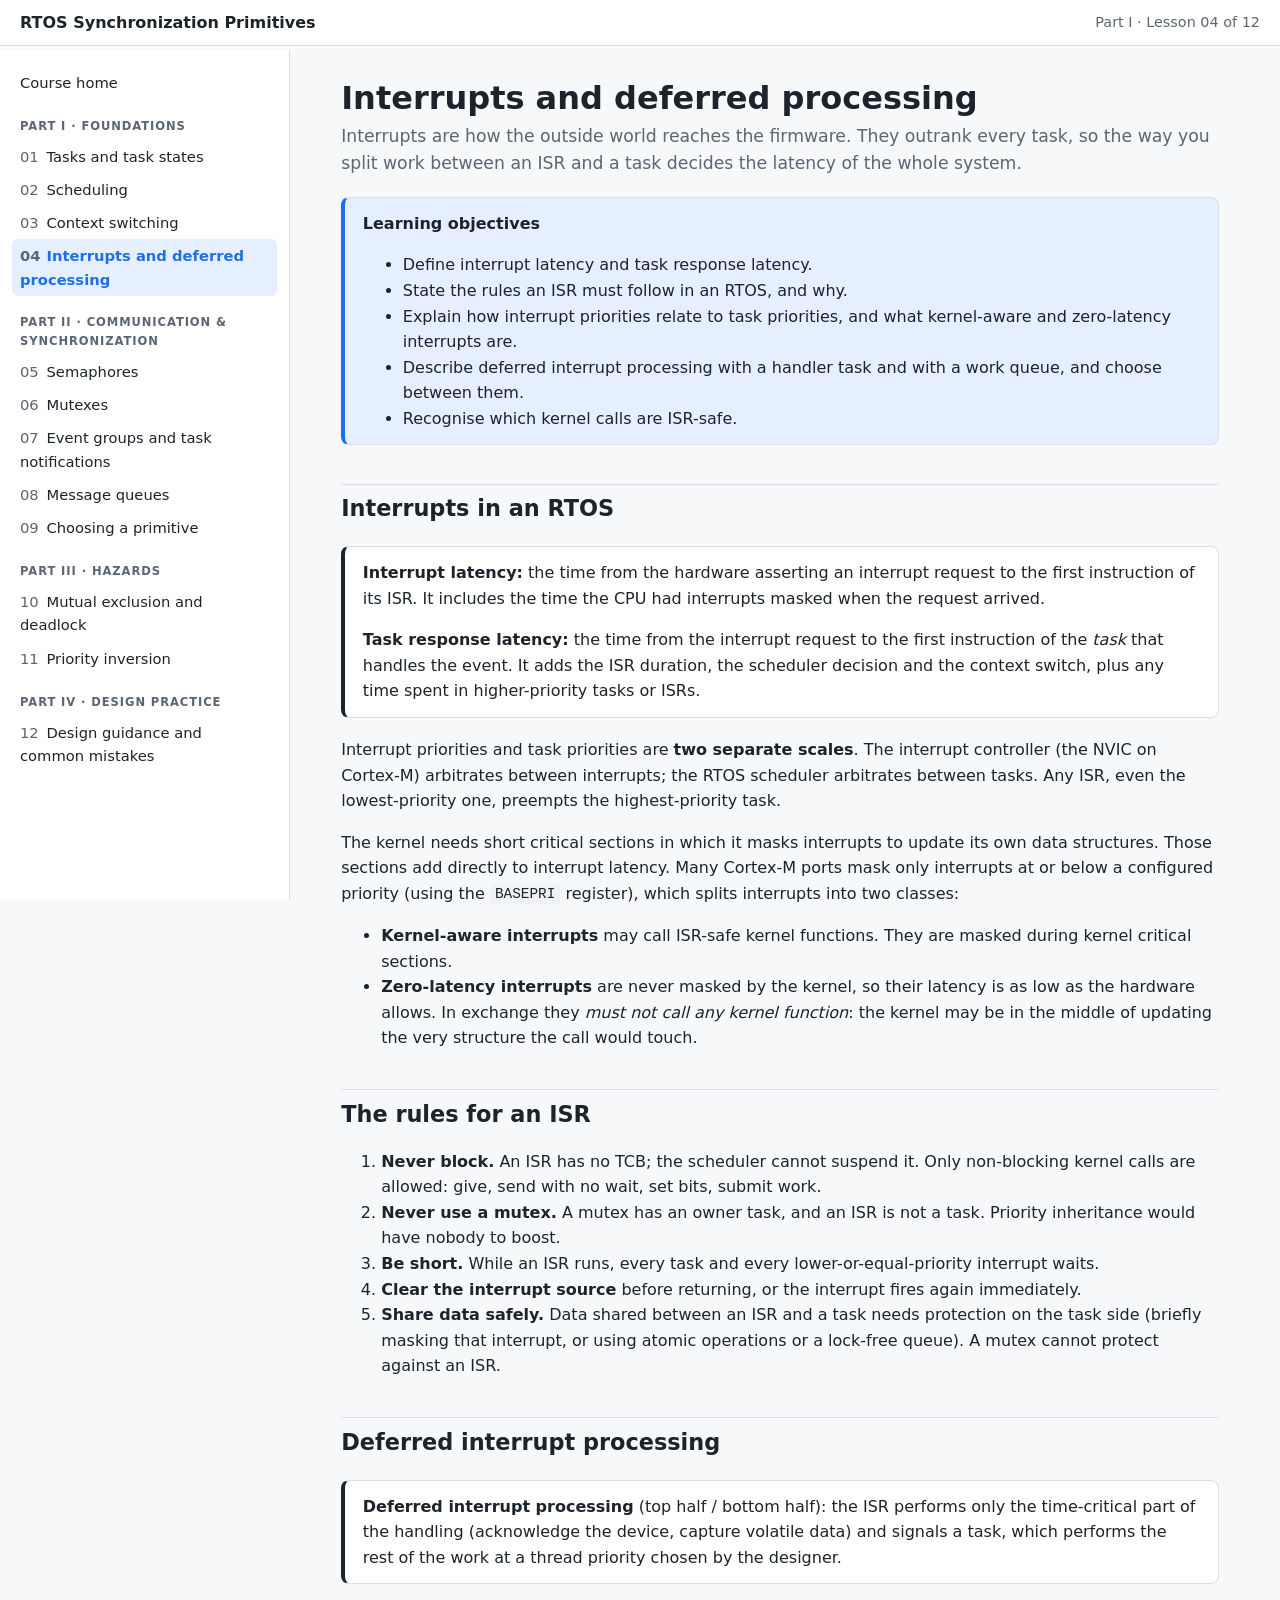
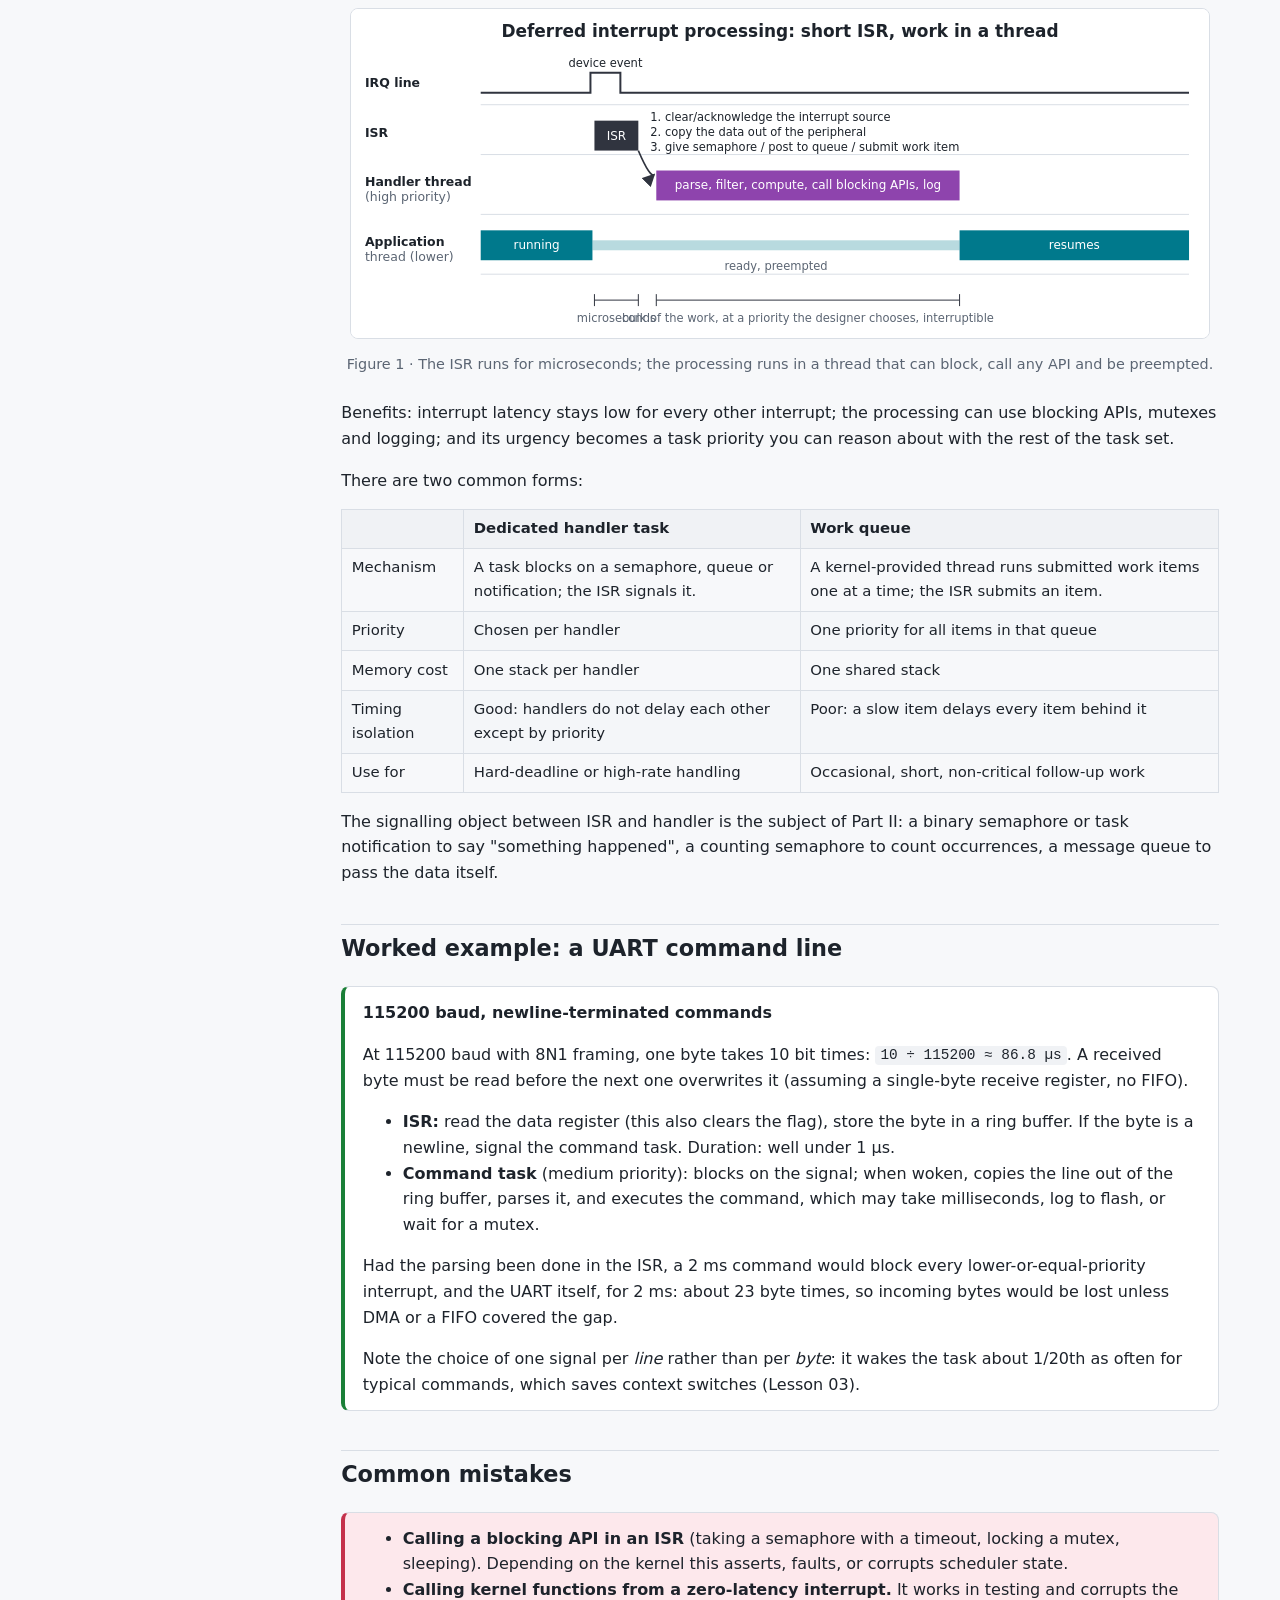
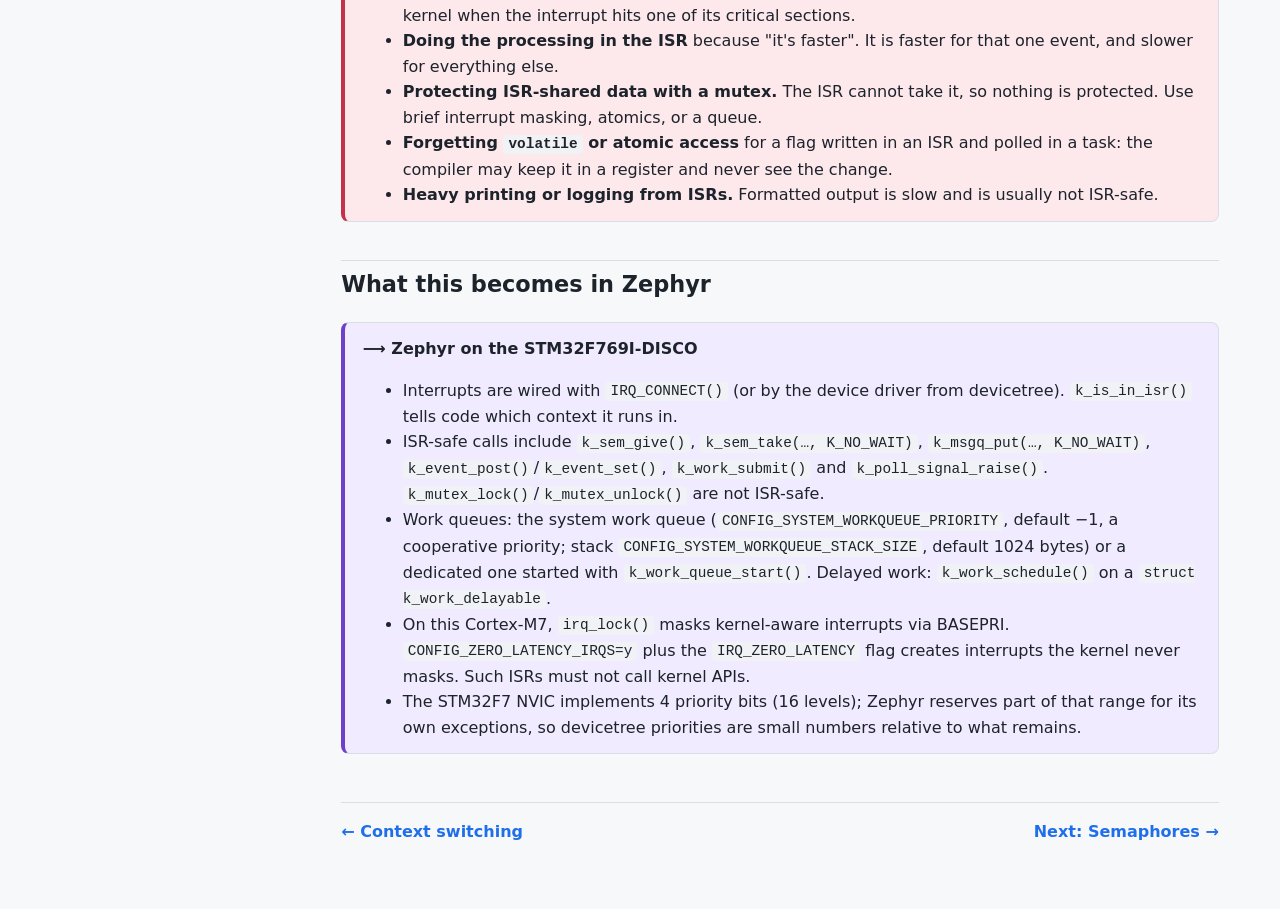
<file: resources/webpages/04_interrupts_and_deferred_processing.html>
<!DOCTYPE html>
<html lang="en">
<head>
<meta charset="utf-8">
<meta name="viewport" content="width=device-width, initial-scale=1">
<title>04 · Interrupts and Deferred Processing — RTOS Synchronization Primitives</title>
<link rel="stylesheet" href="css/style.css">
</head>
<body>
<header class="topbar">
  <button class="menu-toggle" aria-label="Toggle lesson list">☰</button>
  <a href="index.html" class="brand">RTOS Synchronization Primitives</a>
  <span class="crumb">Part I · Lesson 04 of 12</span>
</header>
<div class="layout">
<nav class="sidebar" aria-label="Lessons">
  <ol><li><a href="index.html">Course home</a></li></ol>
  <h4>Part I · Foundations</h4>
  <ol>
    <li><a href="01_tasks_and_states.html"><span class="num">01</span>Tasks and task states</a></li>
    <li><a href="02_scheduling.html"><span class="num">02</span>Scheduling</a></li>
    <li><a href="03_context_switching.html"><span class="num">03</span>Context switching</a></li>
    <li><a href="04_interrupts_and_deferred_processing.html"><span class="num">04</span>Interrupts and deferred processing</a></li>
  </ol>
  <h4>Part II · Communication &amp; synchronization</h4>
  <ol>
    <li><a href="05_semaphores.html"><span class="num">05</span>Semaphores</a></li>
    <li><a href="06_mutexes.html"><span class="num">06</span>Mutexes</a></li>
    <li><a href="07_event_groups_and_notifications.html"><span class="num">07</span>Event groups and task notifications</a></li>
    <li><a href="08_message_queues.html"><span class="num">08</span>Message queues</a></li>
    <li><a href="09_choosing_a_primitive.html"><span class="num">09</span>Choosing a primitive</a></li>
  </ol>
  <h4>Part III · Hazards</h4>
  <ol>
    <li><a href="10_mutual_exclusion_and_deadlock.html"><span class="num">10</span>Mutual exclusion and deadlock</a></li>
    <li><a href="11_priority_inversion.html"><span class="num">11</span>Priority inversion</a></li>
  </ol>
  <h4>Part IV · Design practice</h4>
  <ol>
    <li><a href="12_design_guidance.html"><span class="num">12</span>Design guidance and common mistakes</a></li>
  </ol>
</nav>
<main class="content">
<h1>Interrupts and deferred processing</h1>
<p class="lead">Interrupts are how the outside world reaches the firmware. They outrank every task, so the way you split work between an ISR and a task decides the latency of the whole system.</p>

<div class="box objectives">
  <span class="box-title">Learning objectives</span>
  <ul>
    <li>Define interrupt latency and task response latency.</li>
    <li>State the rules an ISR must follow in an RTOS, and why.</li>
    <li>Explain how interrupt priorities relate to task priorities, and what kernel-aware and zero-latency interrupts are.</li>
    <li>Describe deferred interrupt processing with a handler task and with a work queue, and choose between them.</li>
    <li>Recognise which kernel calls are ISR-safe.</li>
  </ul>
</div>

<h2>Interrupts in an RTOS</h2>
<div class="box definition">
  <p><span class="term">Interrupt latency:</span> the time from the hardware asserting an interrupt request to the first instruction of its ISR. It includes the time the CPU had interrupts masked when the request arrived.</p>
  <p><span class="term">Task response latency:</span> the time from the interrupt request to the first instruction of the <em>task</em> that handles the event. It adds the ISR duration, the scheduler decision and the context switch, plus any time spent in higher-priority tasks or ISRs.</p>
</div>
<p>Interrupt priorities and task priorities are <strong>two separate scales</strong>. The interrupt controller (the NVIC on Cortex-M) arbitrates between interrupts; the RTOS scheduler arbitrates between tasks. Any ISR, even the lowest-priority one, preempts the highest-priority task.</p>
<p>The kernel needs short critical sections in which it masks interrupts to update its own data structures. Those sections add directly to interrupt latency. Many Cortex-M ports mask only interrupts at or below a configured priority (using the <code>BASEPRI</code> register), which splits interrupts into two classes:</p>
<ul>
  <li><b>Kernel-aware interrupts</b> may call ISR-safe kernel functions. They are masked during kernel critical sections.</li>
  <li><b>Zero-latency interrupts</b> are never masked by the kernel, so their latency is as low as the hardware allows. In exchange they <em>must not call any kernel function</em>: the kernel may be in the middle of updating the very structure the call would touch.</li>
</ul>

<h2>The rules for an ISR</h2>
<ol>
  <li><b>Never block.</b> An ISR has no TCB; the scheduler cannot suspend it. Only non-blocking kernel calls are allowed: give, send with no wait, set bits, submit work.</li>
  <li><b>Never use a mutex.</b> A mutex has an owner task, and an ISR is not a task. Priority inheritance would have nobody to boost.</li>
  <li><b>Be short.</b> While an ISR runs, every task and every lower-or-equal-priority interrupt waits.</li>
  <li><b>Clear the interrupt source</b> before returning, or the interrupt fires again immediately.</li>
  <li><b>Share data safely.</b> Data shared between an ISR and a task needs protection on the task side (briefly masking that interrupt, or using atomic operations or a lock-free queue). A mutex cannot protect against an ISR.</li>
</ol>

<h2>Deferred interrupt processing</h2>
<div class="box definition">
  <p><span class="term">Deferred interrupt processing</span> (top half / bottom half): the ISR performs only the time-critical part of the handling (acknowledge the device, capture volatile data) and signals a task, which performs the rest of the work at a thread priority chosen by the designer.</p>
</div>
<figure>
  <img src="images/isr_deferred.svg" alt="Timeline: IRQ line, short ISR, handler thread doing the bulk of the work, application thread resuming afterwards" width="860">
  <figcaption>Figure 1 · The ISR runs for microseconds; the processing runs in a thread that can block, call any API and be preempted.</figcaption>
</figure>
<p>Benefits: interrupt latency stays low for every other interrupt; the processing can use blocking APIs, mutexes and logging; and its urgency becomes a task priority you can reason about with the rest of the task set.</p>
<p>There are two common forms:</p>
<table>
  <thead><tr><th></th><th>Dedicated handler task</th><th>Work queue</th></tr></thead>
  <tbody>
    <tr><td>Mechanism</td><td>A task blocks on a semaphore, queue or notification; the ISR signals it.</td><td>A kernel-provided thread runs submitted work items one at a time; the ISR submits an item.</td></tr>
    <tr><td>Priority</td><td>Chosen per handler</td><td>One priority for all items in that queue</td></tr>
    <tr><td>Memory cost</td><td>One stack per handler</td><td>One shared stack</td></tr>
    <tr><td>Timing isolation</td><td>Good: handlers do not delay each other except by priority</td><td>Poor: a slow item delays every item behind it</td></tr>
    <tr><td>Use for</td><td>Hard-deadline or high-rate handling</td><td>Occasional, short, non-critical follow-up work</td></tr>
  </tbody>
</table>
<p>The signalling object between ISR and handler is the subject of Part II: a binary semaphore or task notification to say "something happened", a counting semaphore to count occurrences, a message queue to pass the data itself.</p>

<h2>Worked example: a UART command line</h2>
<div class="box example">
  <span class="box-title">115200 baud, newline-terminated commands</span>
  <p>At 115200 baud with 8N1 framing, one byte takes 10 bit times: <code>10 ÷ 115200 ≈ 86.8 µs</code>. A received byte must be read before the next one overwrites it (assuming a single-byte receive register, no FIFO).</p>
  <ul>
    <li><b>ISR:</b> read the data register (this also clears the flag), store the byte in a ring buffer. If the byte is a newline, signal the command task. Duration: well under 1 µs.</li>
    <li><b>Command task</b> (medium priority): blocks on the signal; when woken, copies the line out of the ring buffer, parses it, and executes the command, which may take milliseconds, log to flash, or wait for a mutex.</li>
  </ul>
  <p>Had the parsing been done in the ISR, a 2 ms command would block every lower-or-equal-priority interrupt, and the UART itself, for 2 ms: about 23 byte times, so incoming bytes would be lost unless DMA or a FIFO covered the gap.</p>
  <p>Note the choice of one signal per <em>line</em> rather than per <em>byte</em>: it wakes the task about 1/20th as often for typical commands, which saves context switches (Lesson 03).</p>
</div>

<h2>Common mistakes</h2>
<div class="box mistakes">
  <ul>
    <li><b>Calling a blocking API in an ISR</b> (taking a semaphore with a timeout, locking a mutex, sleeping). Depending on the kernel this asserts, faults, or corrupts scheduler state.</li>
    <li><b>Calling kernel functions from a zero-latency interrupt.</b> It works in testing and corrupts the kernel when the interrupt hits one of its critical sections.</li>
    <li><b>Doing the processing in the ISR</b> because "it's faster". It is faster for that one event, and slower for everything else.</li>
    <li><b>Protecting ISR-shared data with a mutex.</b> The ISR cannot take it, so nothing is protected. Use brief interrupt masking, atomics, or a queue.</li>
    <li><b>Forgetting <code>volatile</code> or atomic access</b> for a flag written in an ISR and polled in a task: the compiler may keep it in a register and never see the change.</li>
    <li><b>Heavy printing or logging from ISRs.</b> Formatted output is slow and is usually not ISR-safe.</li>
  </ul>
</div>

<h2>What this becomes in Zephyr</h2>
<div class="box zephyr">
  <span class="box-title">Zephyr on the STM32F769I-DISCO</span>
  <ul>
    <li>Interrupts are wired with <code>IRQ_CONNECT()</code> (or by the device driver from devicetree). <code>k_is_in_isr()</code> tells code which context it runs in.</li>
    <li>ISR-safe calls include <code>k_sem_give()</code>, <code>k_sem_take(…, K_NO_WAIT)</code>, <code>k_msgq_put(…, K_NO_WAIT)</code>, <code>k_event_post()</code>/<code>k_event_set()</code>, <code>k_work_submit()</code> and <code>k_poll_signal_raise()</code>. <code>k_mutex_lock()</code>/<code>k_mutex_unlock()</code> are not ISR-safe.</li>
    <li>Work queues: the system work queue (<code>CONFIG_SYSTEM_WORKQUEUE_PRIORITY</code>, default −1, a cooperative priority; stack <code>CONFIG_SYSTEM_WORKQUEUE_STACK_SIZE</code>, default 1024 bytes) or a dedicated one started with <code>k_work_queue_start()</code>. Delayed work: <code>k_work_schedule()</code> on a <code>struct k_work_delayable</code>.</li>
    <li>On this Cortex-M7, <code>irq_lock()</code> masks kernel-aware interrupts via BASEPRI. <code>CONFIG_ZERO_LATENCY_IRQS=y</code> plus the <code>IRQ_ZERO_LATENCY</code> flag creates interrupts the kernel never masks. Such ISRs must not call kernel APIs.</li>
    <li>The STM32F7 NVIC implements 4 priority bits (16 levels); Zephyr reserves part of that range for its own exceptions, so devicetree priorities are small numbers relative to what remains.</li>
  </ul>
</div>

<nav class="pager">
  <a href="03_context_switching.html" rel="prev">← Context switching</a>
  <a href="05_semaphores.html" rel="next">Next: Semaphores →</a>
</nav>
</main>
</div>
<script src="js/site.js"></script>
</body>
</html>
</file>
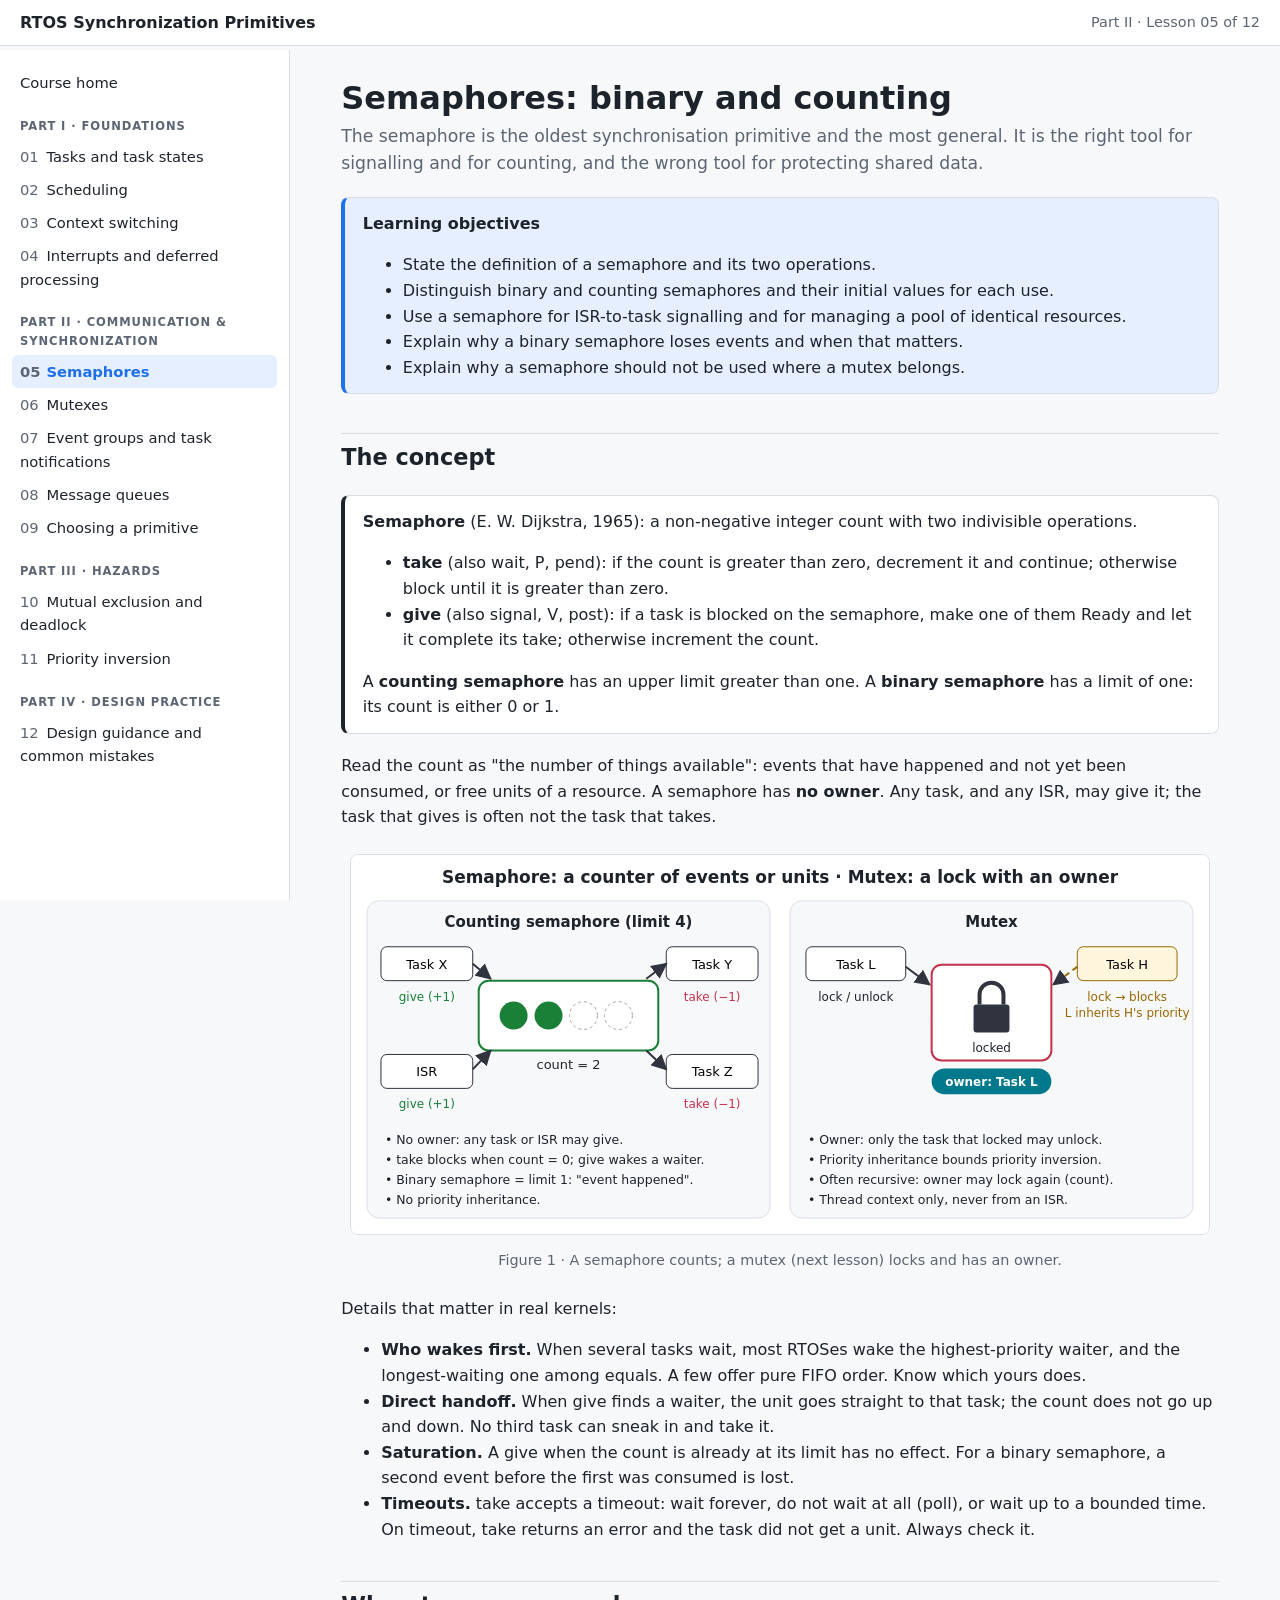
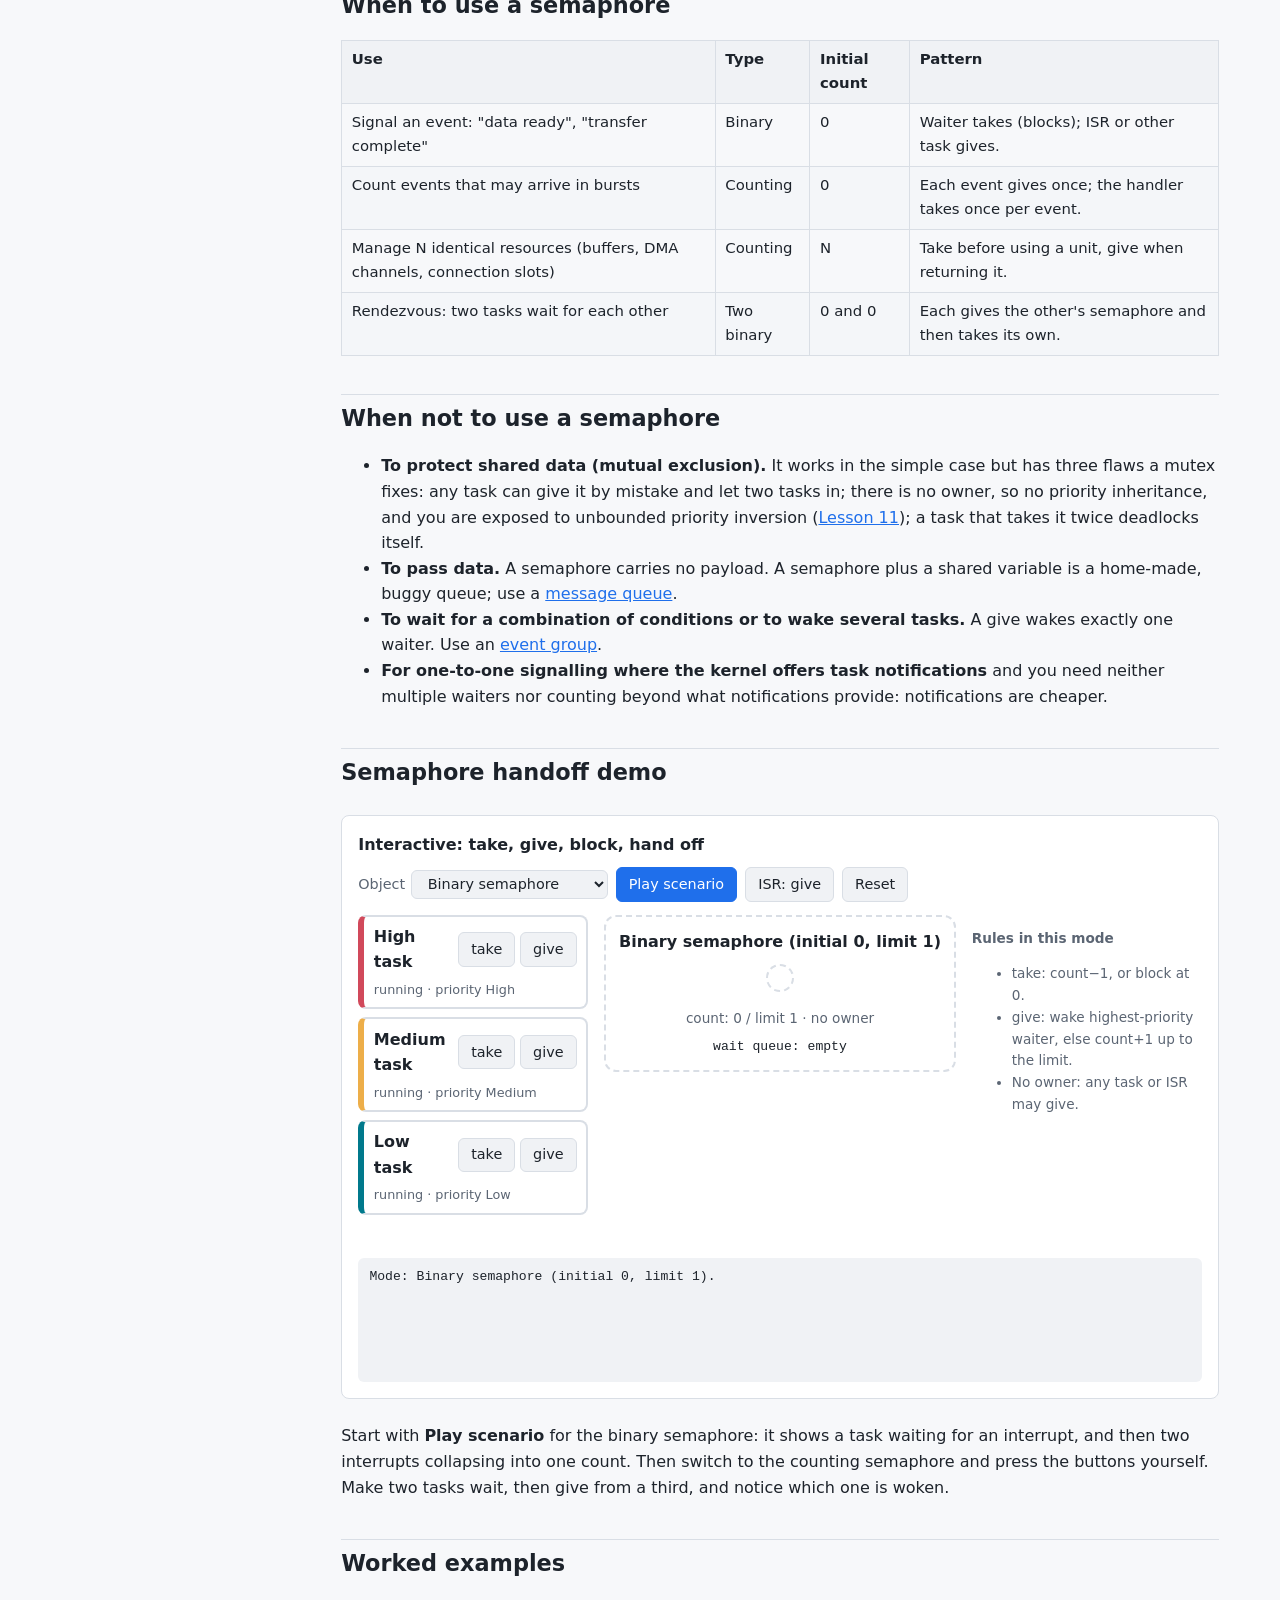
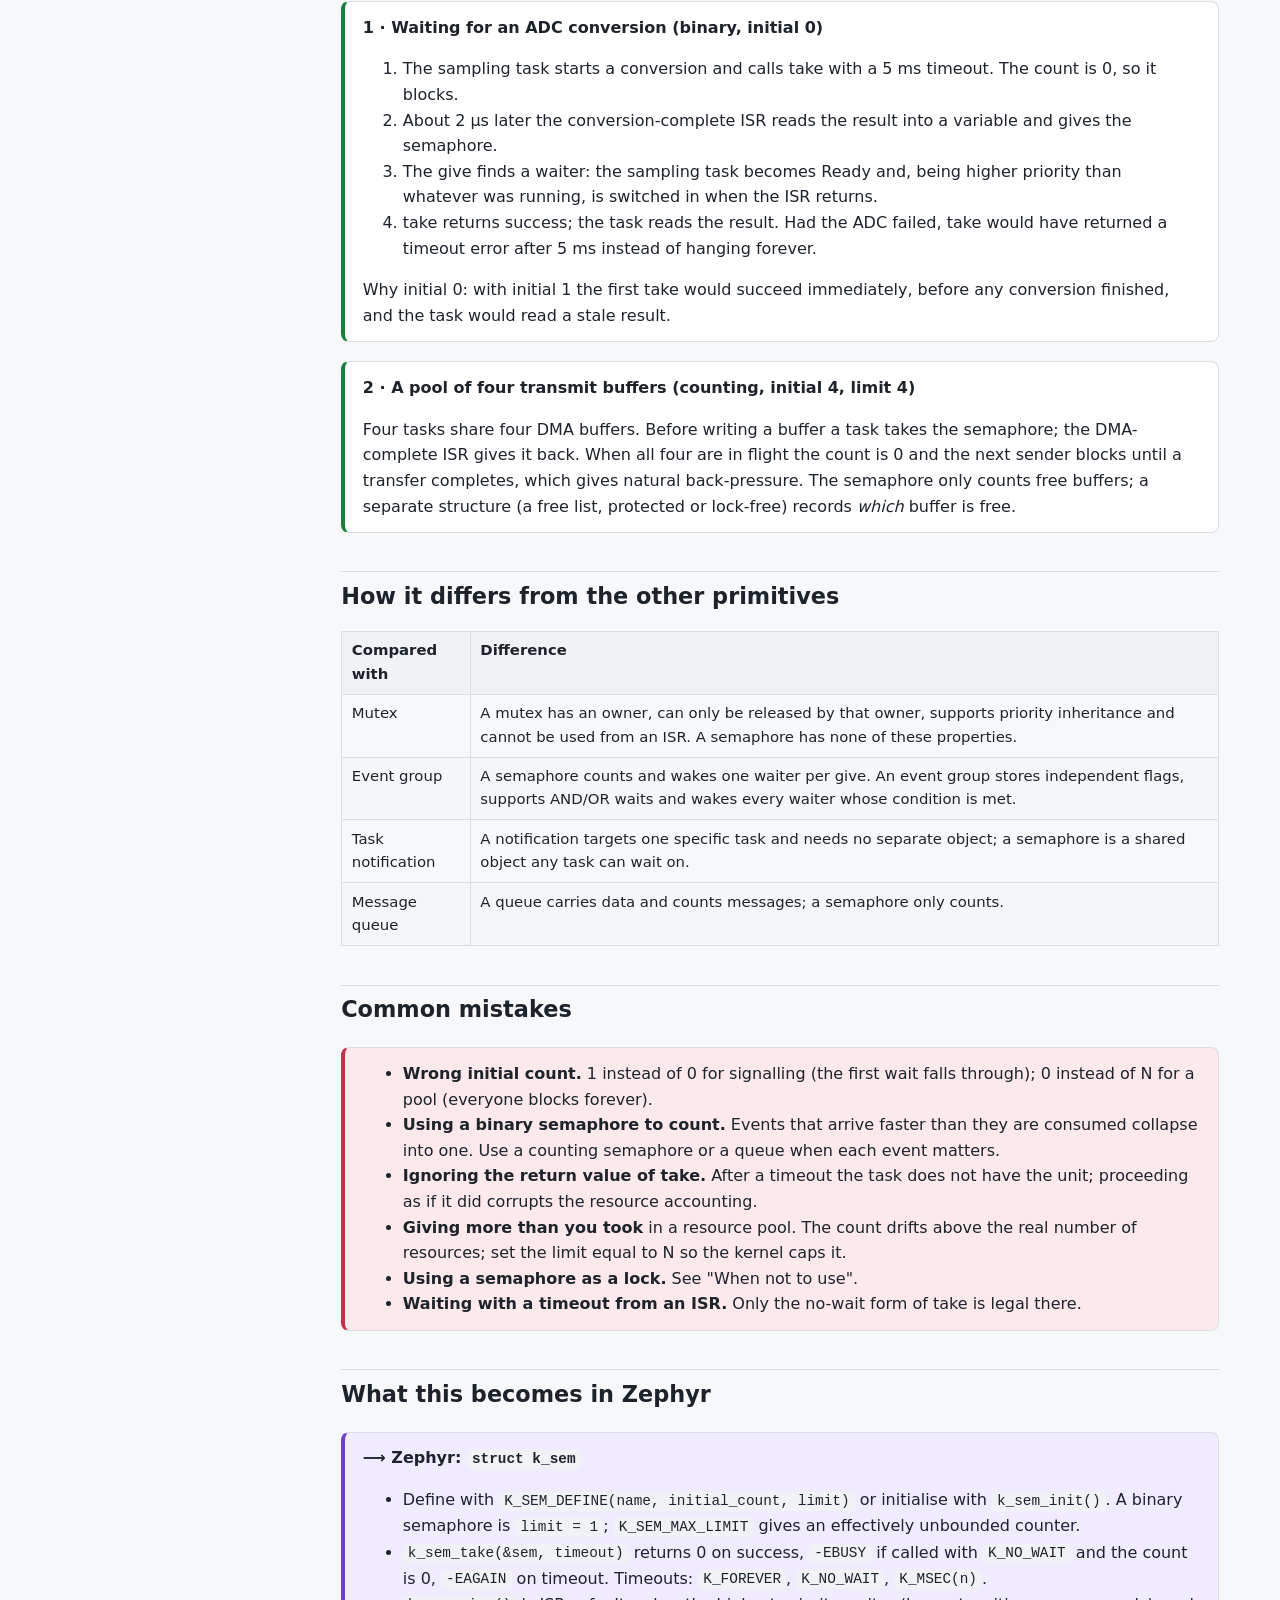
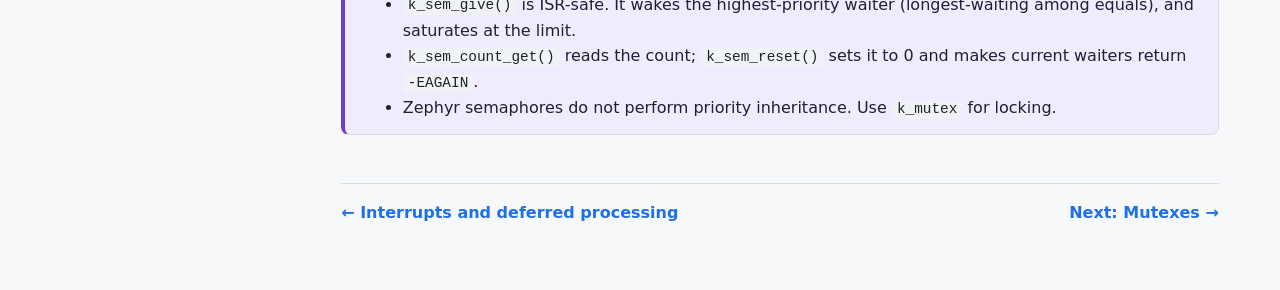
<file: resources/webpages/05_semaphores.html>
<!DOCTYPE html>
<html lang="en">
<head>
<meta charset="utf-8">
<meta name="viewport" content="width=device-width, initial-scale=1">
<title>05 · Semaphores — RTOS Synchronization Primitives</title>
<link rel="stylesheet" href="css/style.css">
</head>
<body>
<header class="topbar">
  <button class="menu-toggle" aria-label="Toggle lesson list">☰</button>
  <a href="index.html" class="brand">RTOS Synchronization Primitives</a>
  <span class="crumb">Part II · Lesson 05 of 12</span>
</header>
<div class="layout">
<nav class="sidebar" aria-label="Lessons">
  <ol><li><a href="index.html">Course home</a></li></ol>
  <h4>Part I · Foundations</h4>
  <ol>
    <li><a href="01_tasks_and_states.html"><span class="num">01</span>Tasks and task states</a></li>
    <li><a href="02_scheduling.html"><span class="num">02</span>Scheduling</a></li>
    <li><a href="03_context_switching.html"><span class="num">03</span>Context switching</a></li>
    <li><a href="04_interrupts_and_deferred_processing.html"><span class="num">04</span>Interrupts and deferred processing</a></li>
  </ol>
  <h4>Part II · Communication &amp; synchronization</h4>
  <ol>
    <li><a href="05_semaphores.html"><span class="num">05</span>Semaphores</a></li>
    <li><a href="06_mutexes.html"><span class="num">06</span>Mutexes</a></li>
    <li><a href="07_event_groups_and_notifications.html"><span class="num">07</span>Event groups and task notifications</a></li>
    <li><a href="08_message_queues.html"><span class="num">08</span>Message queues</a></li>
    <li><a href="09_choosing_a_primitive.html"><span class="num">09</span>Choosing a primitive</a></li>
  </ol>
  <h4>Part III · Hazards</h4>
  <ol>
    <li><a href="10_mutual_exclusion_and_deadlock.html"><span class="num">10</span>Mutual exclusion and deadlock</a></li>
    <li><a href="11_priority_inversion.html"><span class="num">11</span>Priority inversion</a></li>
  </ol>
  <h4>Part IV · Design practice</h4>
  <ol>
    <li><a href="12_design_guidance.html"><span class="num">12</span>Design guidance and common mistakes</a></li>
  </ol>
</nav>
<main class="content">
<h1>Semaphores: binary and counting</h1>
<p class="lead">The semaphore is the oldest synchronisation primitive and the most general. It is the right tool for signalling and for counting, and the wrong tool for protecting shared data.</p>

<div class="box objectives">
  <span class="box-title">Learning objectives</span>
  <ul>
    <li>State the definition of a semaphore and its two operations.</li>
    <li>Distinguish binary and counting semaphores and their initial values for each use.</li>
    <li>Use a semaphore for ISR-to-task signalling and for managing a pool of identical resources.</li>
    <li>Explain why a binary semaphore loses events and when that matters.</li>
    <li>Explain why a semaphore should not be used where a mutex belongs.</li>
  </ul>
</div>

<h2>The concept</h2>
<div class="box definition">
  <p><span class="term">Semaphore</span> (E. W. Dijkstra, 1965): a non-negative integer count with two indivisible operations.</p>
  <ul>
    <li><b>take</b> (also wait, P, pend): if the count is greater than zero, decrement it and continue; otherwise block until it is greater than zero.</li>
    <li><b>give</b> (also signal, V, post): if a task is blocked on the semaphore, make one of them Ready and let it complete its take; otherwise increment the count.</li>
  </ul>
  <p>A <span class="term">counting semaphore</span> has an upper limit greater than one. A <span class="term">binary semaphore</span> has a limit of one: its count is either 0 or 1.</p>
</div>
<p>Read the count as "the number of things available": events that have happened and not yet been consumed, or free units of a resource. A semaphore has <strong>no owner</strong>. Any task, and any ISR, may give it; the task that gives is often not the task that takes.</p>
<figure>
  <img src="images/semaphore_vs_mutex.svg" alt="Left: counting semaphore with tokens given by tasks and an ISR and taken by other tasks. Right: mutex with an owner and a blocked higher-priority task." width="860">
  <figcaption>Figure 1 · A semaphore counts; a mutex (next lesson) locks and has an owner.</figcaption>
</figure>
<p>Details that matter in real kernels:</p>
<ul>
  <li><b>Who wakes first.</b> When several tasks wait, most RTOSes wake the highest-priority waiter, and the longest-waiting one among equals. A few offer pure FIFO order. Know which yours does.</li>
  <li><b>Direct handoff.</b> When give finds a waiter, the unit goes straight to that task; the count does not go up and down. No third task can sneak in and take it.</li>
  <li><b>Saturation.</b> A give when the count is already at its limit has no effect. For a binary semaphore, a second event before the first was consumed is lost.</li>
  <li><b>Timeouts.</b> take accepts a timeout: wait forever, do not wait at all (poll), or wait up to a bounded time. On timeout, take returns an error and the task did not get a unit. Always check it.</li>
</ul>

<h2>When to use a semaphore</h2>
<table>
  <thead><tr><th>Use</th><th>Type</th><th>Initial count</th><th>Pattern</th></tr></thead>
  <tbody>
    <tr><td>Signal an event: "data ready", "transfer complete"</td><td>Binary</td><td>0</td><td>Waiter takes (blocks); ISR or other task gives.</td></tr>
    <tr><td>Count events that may arrive in bursts</td><td>Counting</td><td>0</td><td>Each event gives once; the handler takes once per event.</td></tr>
    <tr><td>Manage N identical resources (buffers, DMA channels, connection slots)</td><td>Counting</td><td>N</td><td>Take before using a unit, give when returning it.</td></tr>
    <tr><td>Rendezvous: two tasks wait for each other</td><td>Two binary</td><td>0 and 0</td><td>Each gives the other's semaphore and then takes its own.</td></tr>
  </tbody>
</table>

<h2>When not to use a semaphore</h2>
<ul>
  <li><b>To protect shared data (mutual exclusion).</b> It works in the simple case but has three flaws a mutex fixes: any task can give it by mistake and let two tasks in; there is no owner, so no priority inheritance, and you are exposed to unbounded priority inversion (<a href="11_priority_inversion.html">Lesson 11</a>); a task that takes it twice deadlocks itself.</li>
  <li><b>To pass data.</b> A semaphore carries no payload. A semaphore plus a shared variable is a home-made, buggy queue; use a <a href="08_message_queues.html">message queue</a>.</li>
  <li><b>To wait for a combination of conditions or to wake several tasks.</b> A give wakes exactly one waiter. Use an <a href="07_event_groups_and_notifications.html">event group</a>.</li>
  <li><b>For one-to-one signalling where the kernel offers task notifications</b> and you need neither multiple waiters nor counting beyond what notifications provide: notifications are cheaper.</li>
</ul>

<h2>Semaphore handoff demo</h2>
<div class="demo" data-demo="handoff" data-default="binary">
  <p class="demo-title">Interactive: take, give, block, hand off</p>
  <div class="demo-controls">
    <label>Object
      <select data-opt="mode">
        <option value="binary">Binary semaphore</option>
        <option value="counting">Counting semaphore</option>
        <option value="mutex">Mutex</option>
      </select>
    </label>
    <button class="primary" data-act="scenario">Play scenario</button>
    <button data-act="isr">ISR: give</button>
    <button data-act="reset">Reset</button>
  </div>
  <div class="hd-stage"></div>
  <div class="status"></div>
  <div class="log"></div>
</div>
<p>Start with <b>Play scenario</b> for the binary semaphore: it shows a task waiting for an interrupt, and then two interrupts collapsing into one count. Then switch to the counting semaphore and press the buttons yourself. Make two tasks wait, then give from a third, and notice which one is woken.</p>

<h2>Worked examples</h2>
<div class="box example">
  <span class="box-title">1 · Waiting for an ADC conversion (binary, initial 0)</span>
  <ol>
    <li>The sampling task starts a conversion and calls take with a 5 ms timeout. The count is 0, so it blocks.</li>
    <li>About 2 µs later the conversion-complete ISR reads the result into a variable and gives the semaphore.</li>
    <li>The give finds a waiter: the sampling task becomes Ready and, being higher priority than whatever was running, is switched in when the ISR returns.</li>
    <li>take returns success; the task reads the result. Had the ADC failed, take would have returned a timeout error after 5 ms instead of hanging forever.</li>
  </ol>
  <p>Why initial 0: with initial 1 the first take would succeed immediately, before any conversion finished, and the task would read a stale result.</p>
</div>
<div class="box example">
  <span class="box-title">2 · A pool of four transmit buffers (counting, initial 4, limit 4)</span>
  <p>Four tasks share four DMA buffers. Before writing a buffer a task takes the semaphore; the DMA-complete ISR gives it back. When all four are in flight the count is 0 and the next sender blocks until a transfer completes, which gives natural back-pressure. The semaphore only counts free buffers; a separate structure (a free list, protected or lock-free) records <em>which</em> buffer is free.</p>
</div>

<h2>How it differs from the other primitives</h2>
<table>
  <thead><tr><th>Compared with</th><th>Difference</th></tr></thead>
  <tbody>
    <tr><td>Mutex</td><td>A mutex has an owner, can only be released by that owner, supports priority inheritance and cannot be used from an ISR. A semaphore has none of these properties.</td></tr>
    <tr><td>Event group</td><td>A semaphore counts and wakes one waiter per give. An event group stores independent flags, supports AND/OR waits and wakes every waiter whose condition is met.</td></tr>
    <tr><td>Task notification</td><td>A notification targets one specific task and needs no separate object; a semaphore is a shared object any task can wait on.</td></tr>
    <tr><td>Message queue</td><td>A queue carries data and counts messages; a semaphore only counts.</td></tr>
  </tbody>
</table>

<h2>Common mistakes</h2>
<div class="box mistakes">
  <ul>
    <li><b>Wrong initial count.</b> 1 instead of 0 for signalling (the first wait falls through); 0 instead of N for a pool (everyone blocks forever).</li>
    <li><b>Using a binary semaphore to count.</b> Events that arrive faster than they are consumed collapse into one. Use a counting semaphore or a queue when each event matters.</li>
    <li><b>Ignoring the return value of take.</b> After a timeout the task does not have the unit; proceeding as if it did corrupts the resource accounting.</li>
    <li><b>Giving more than you took</b> in a resource pool. The count drifts above the real number of resources; set the limit equal to N so the kernel caps it.</li>
    <li><b>Using a semaphore as a lock.</b> See "When not to use".</li>
    <li><b>Waiting with a timeout from an ISR.</b> Only the no-wait form of take is legal there.</li>
  </ul>
</div>

<h2>What this becomes in Zephyr</h2>
<div class="box zephyr">
  <span class="box-title">Zephyr: <code>struct k_sem</code></span>
  <ul>
    <li>Define with <code>K_SEM_DEFINE(name, initial_count, limit)</code> or initialise with <code>k_sem_init()</code>. A binary semaphore is <code>limit = 1</code>; <code>K_SEM_MAX_LIMIT</code> gives an effectively unbounded counter.</li>
    <li><code>k_sem_take(&amp;sem, timeout)</code> returns 0 on success, <code>-EBUSY</code> if called with <code>K_NO_WAIT</code> and the count is 0, <code>-EAGAIN</code> on timeout. Timeouts: <code>K_FOREVER</code>, <code>K_NO_WAIT</code>, <code>K_MSEC(n)</code>.</li>
    <li><code>k_sem_give()</code> is ISR-safe. It wakes the highest-priority waiter (longest-waiting among equals), and saturates at the limit.</li>
    <li><code>k_sem_count_get()</code> reads the count; <code>k_sem_reset()</code> sets it to 0 and makes current waiters return <code>-EAGAIN</code>.</li>
    <li>Zephyr semaphores do not perform priority inheritance. Use <code>k_mutex</code> for locking.</li>
  </ul>
</div>

<nav class="pager">
  <a href="04_interrupts_and_deferred_processing.html" rel="prev">← Interrupts and deferred processing</a>
  <a href="06_mutexes.html" rel="next">Next: Mutexes →</a>
</nav>
</main>
</div>
<script src="js/site.js"></script>
<script src="js/handoff_demo.js"></script>
</body>
</html>
</file>
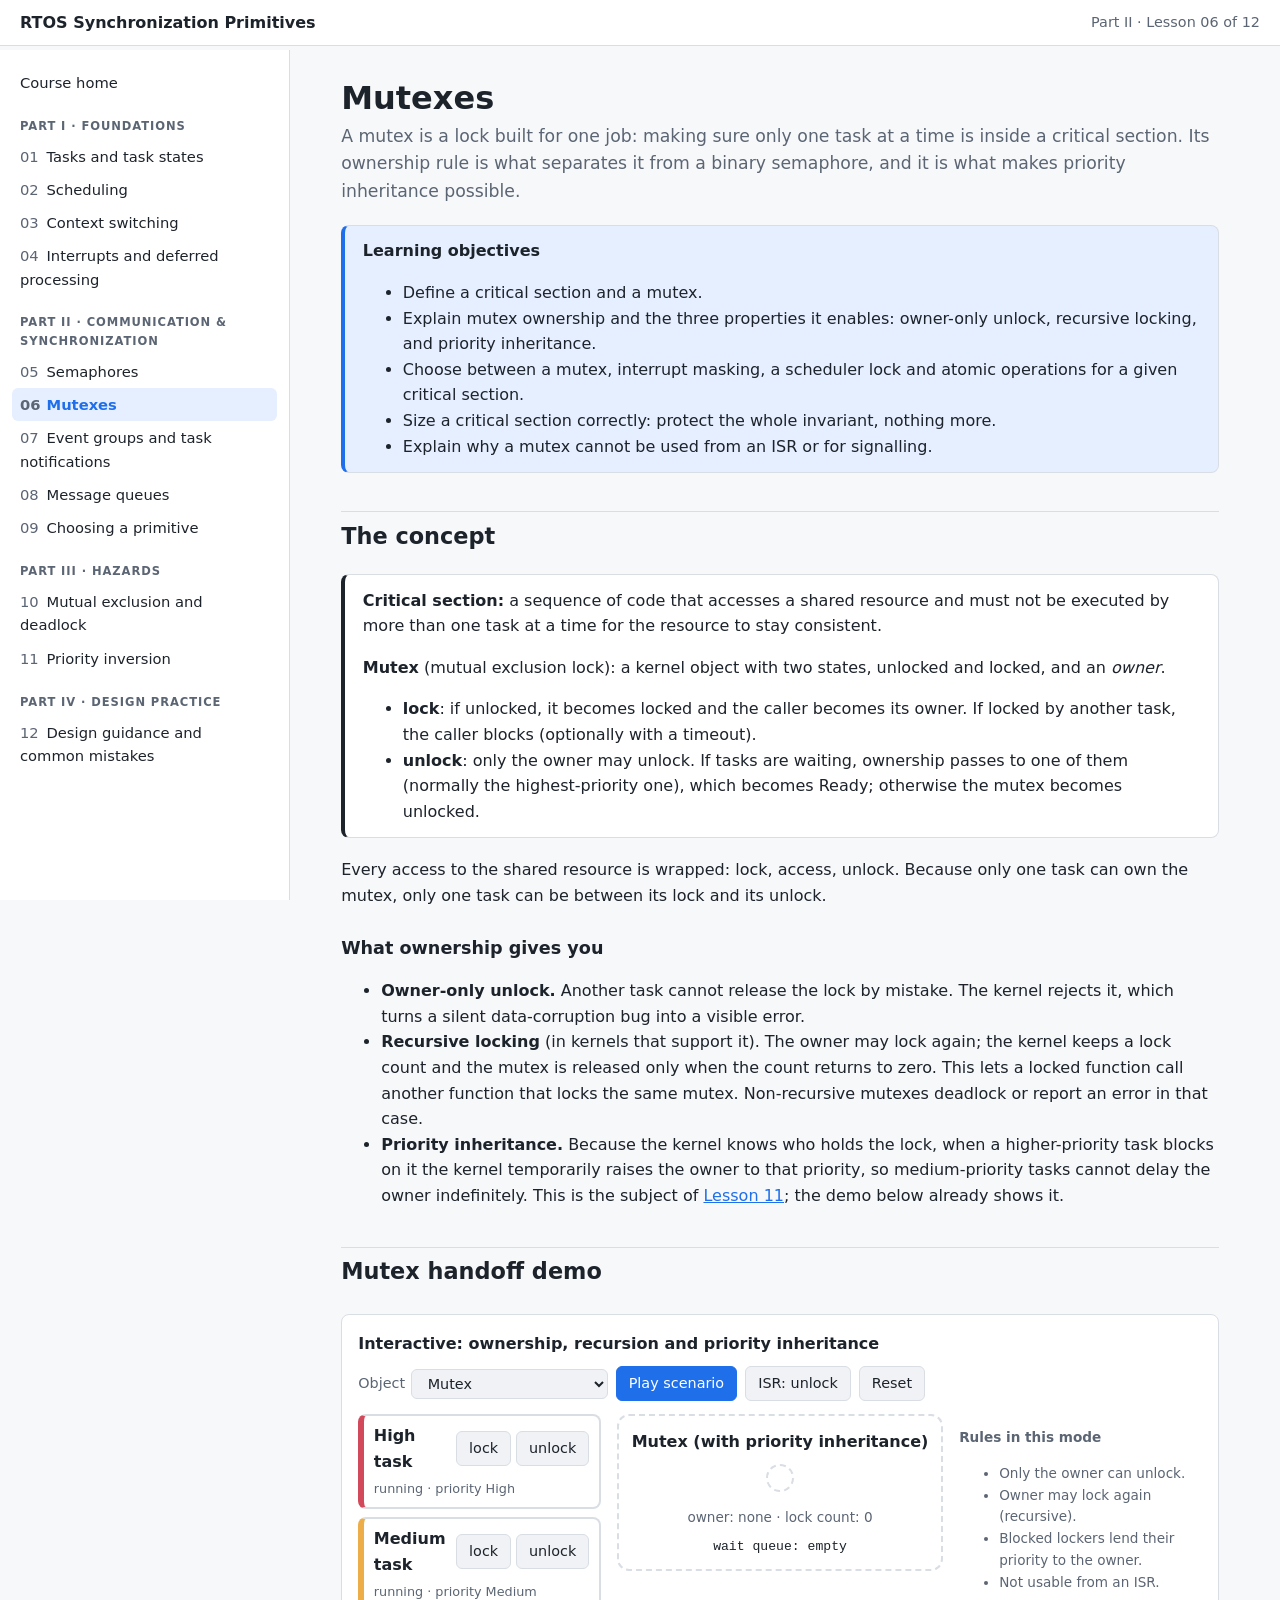
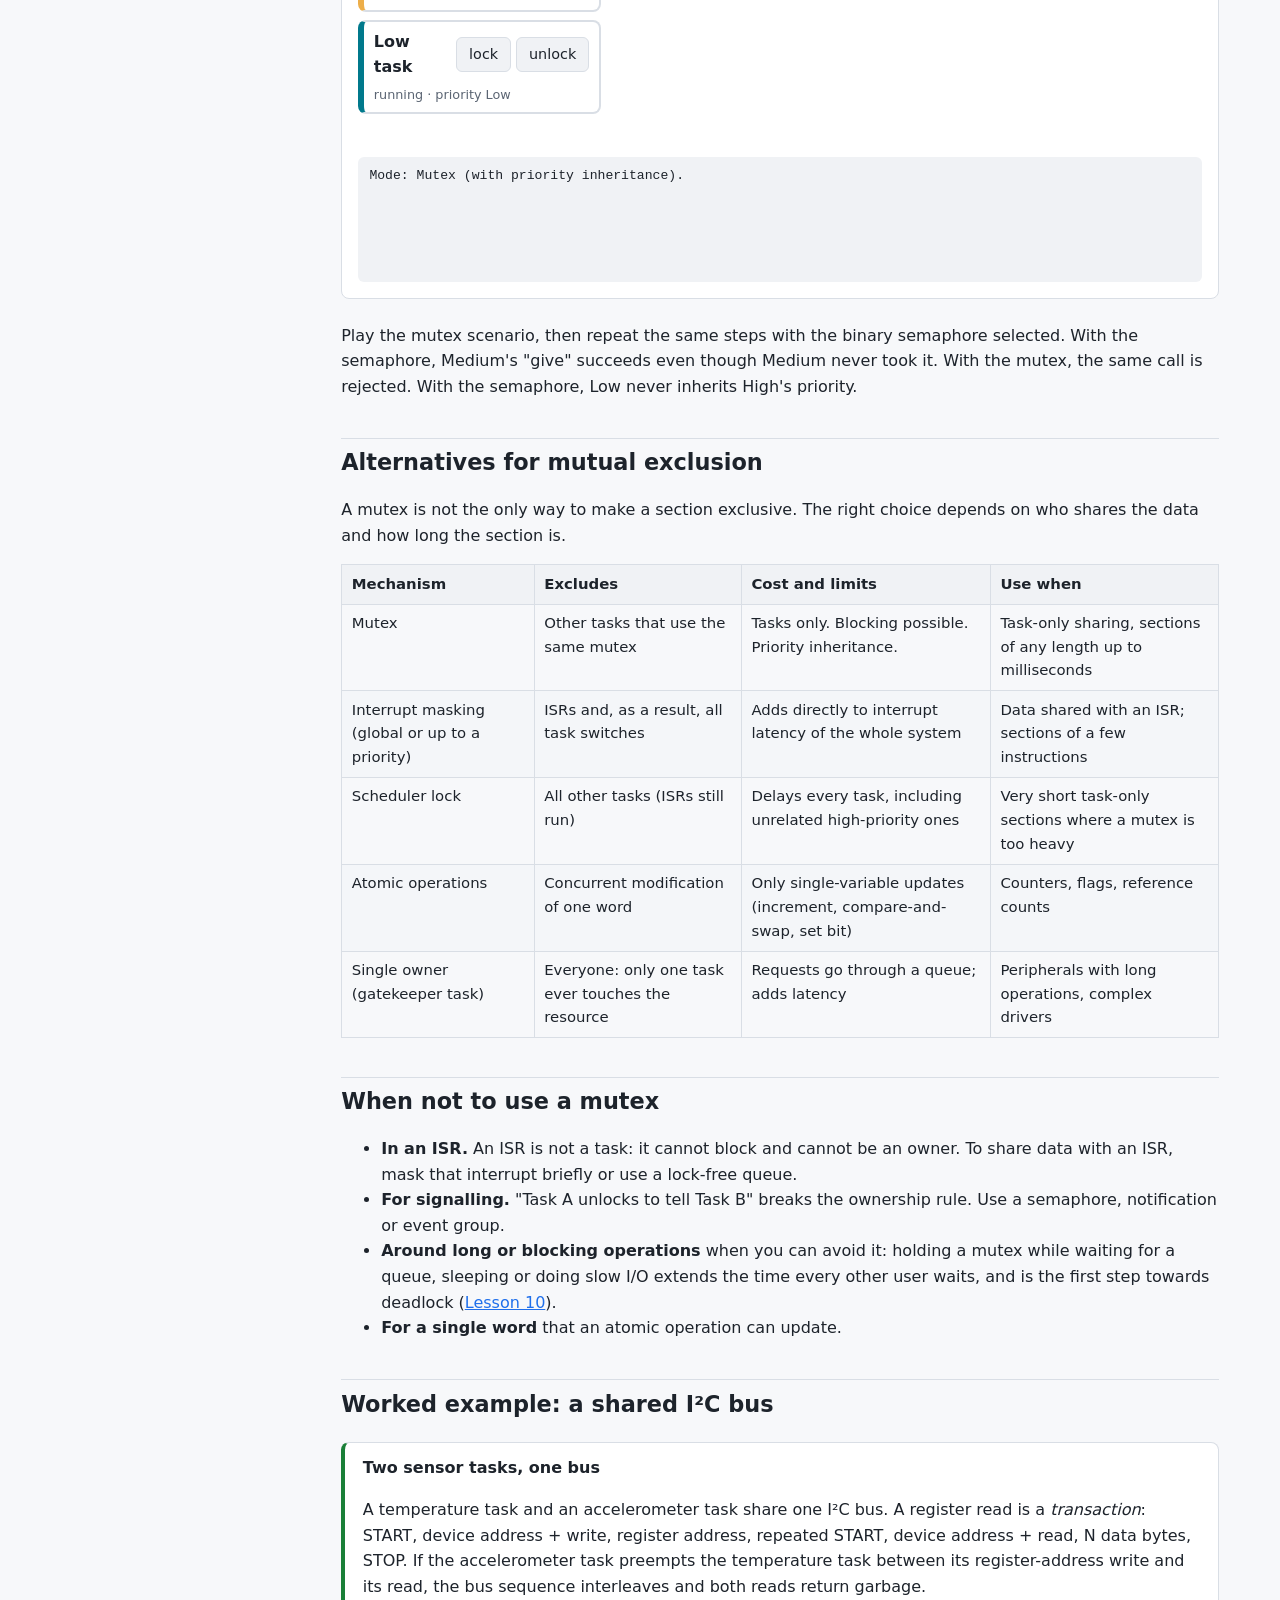
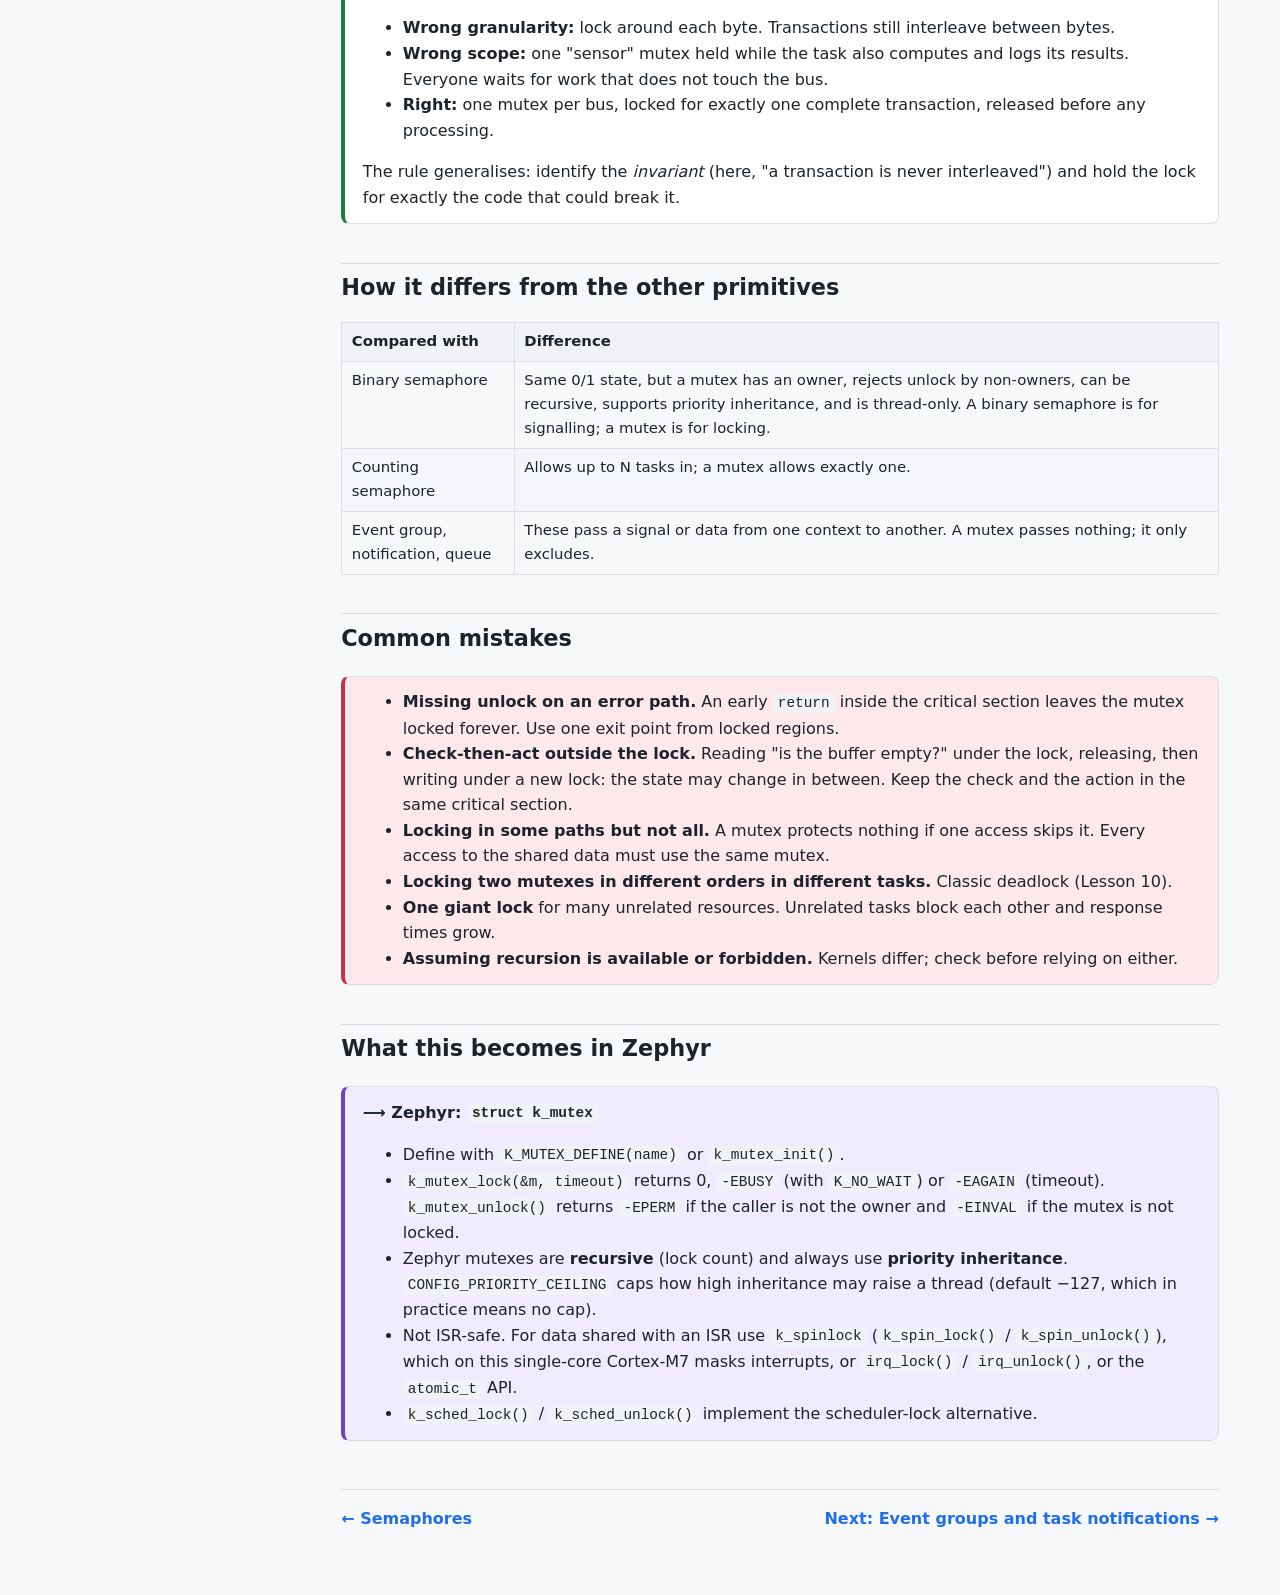
<file: resources/webpages/06_mutexes.html>
<!DOCTYPE html>
<html lang="en">
<head>
<meta charset="utf-8">
<meta name="viewport" content="width=device-width, initial-scale=1">
<title>06 · Mutexes — RTOS Synchronization Primitives</title>
<link rel="stylesheet" href="css/style.css">
</head>
<body>
<header class="topbar">
  <button class="menu-toggle" aria-label="Toggle lesson list">☰</button>
  <a href="index.html" class="brand">RTOS Synchronization Primitives</a>
  <span class="crumb">Part II · Lesson 06 of 12</span>
</header>
<div class="layout">
<nav class="sidebar" aria-label="Lessons">
  <ol><li><a href="index.html">Course home</a></li></ol>
  <h4>Part I · Foundations</h4>
  <ol>
    <li><a href="01_tasks_and_states.html"><span class="num">01</span>Tasks and task states</a></li>
    <li><a href="02_scheduling.html"><span class="num">02</span>Scheduling</a></li>
    <li><a href="03_context_switching.html"><span class="num">03</span>Context switching</a></li>
    <li><a href="04_interrupts_and_deferred_processing.html"><span class="num">04</span>Interrupts and deferred processing</a></li>
  </ol>
  <h4>Part II · Communication &amp; synchronization</h4>
  <ol>
    <li><a href="05_semaphores.html"><span class="num">05</span>Semaphores</a></li>
    <li><a href="06_mutexes.html"><span class="num">06</span>Mutexes</a></li>
    <li><a href="07_event_groups_and_notifications.html"><span class="num">07</span>Event groups and task notifications</a></li>
    <li><a href="08_message_queues.html"><span class="num">08</span>Message queues</a></li>
    <li><a href="09_choosing_a_primitive.html"><span class="num">09</span>Choosing a primitive</a></li>
  </ol>
  <h4>Part III · Hazards</h4>
  <ol>
    <li><a href="10_mutual_exclusion_and_deadlock.html"><span class="num">10</span>Mutual exclusion and deadlock</a></li>
    <li><a href="11_priority_inversion.html"><span class="num">11</span>Priority inversion</a></li>
  </ol>
  <h4>Part IV · Design practice</h4>
  <ol>
    <li><a href="12_design_guidance.html"><span class="num">12</span>Design guidance and common mistakes</a></li>
  </ol>
</nav>
<main class="content">
<h1>Mutexes</h1>
<p class="lead">A mutex is a lock built for one job: making sure only one task at a time is inside a critical section. Its ownership rule is what separates it from a binary semaphore, and it is what makes priority inheritance possible.</p>

<div class="box objectives">
  <span class="box-title">Learning objectives</span>
  <ul>
    <li>Define a critical section and a mutex.</li>
    <li>Explain mutex ownership and the three properties it enables: owner-only unlock, recursive locking, and priority inheritance.</li>
    <li>Choose between a mutex, interrupt masking, a scheduler lock and atomic operations for a given critical section.</li>
    <li>Size a critical section correctly: protect the whole invariant, nothing more.</li>
    <li>Explain why a mutex cannot be used from an ISR or for signalling.</li>
  </ul>
</div>

<h2>The concept</h2>
<div class="box definition">
  <p><span class="term">Critical section:</span> a sequence of code that accesses a shared resource and must not be executed by more than one task at a time for the resource to stay consistent.</p>
  <p><span class="term">Mutex</span> (mutual exclusion lock): a kernel object with two states, unlocked and locked, and an <em>owner</em>.</p>
  <ul>
    <li><b>lock</b>: if unlocked, it becomes locked and the caller becomes its owner. If locked by another task, the caller blocks (optionally with a timeout).</li>
    <li><b>unlock</b>: only the owner may unlock. If tasks are waiting, ownership passes to one of them (normally the highest-priority one), which becomes Ready; otherwise the mutex becomes unlocked.</li>
  </ul>
</div>
<p>Every access to the shared resource is wrapped: lock, access, unlock. Because only one task can own the mutex, only one task can be between its lock and its unlock.</p>

<h3>What ownership gives you</h3>
<ul>
  <li><b>Owner-only unlock.</b> Another task cannot release the lock by mistake. The kernel rejects it, which turns a silent data-corruption bug into a visible error.</li>
  <li><b>Recursive locking</b> (in kernels that support it). The owner may lock again; the kernel keeps a lock count and the mutex is released only when the count returns to zero. This lets a locked function call another function that locks the same mutex. Non-recursive mutexes deadlock or report an error in that case.</li>
  <li><b>Priority inheritance.</b> Because the kernel knows who holds the lock, when a higher-priority task blocks on it the kernel temporarily raises the owner to that priority, so medium-priority tasks cannot delay the owner indefinitely. This is the subject of <a href="11_priority_inversion.html">Lesson 11</a>; the demo below already shows it.</li>
</ul>

<h2>Mutex handoff demo</h2>
<div class="demo" data-demo="handoff" data-default="mutex">
  <p class="demo-title">Interactive: ownership, recursion and priority inheritance</p>
  <div class="demo-controls">
    <label>Object
      <select data-opt="mode">
        <option value="binary">Binary semaphore</option>
        <option value="counting">Counting semaphore</option>
        <option value="mutex">Mutex</option>
      </select>
    </label>
    <button class="primary" data-act="scenario">Play scenario</button>
    <button data-act="isr">ISR: unlock</button>
    <button data-act="reset">Reset</button>
  </div>
  <div class="hd-stage"></div>
  <div class="status"></div>
  <div class="log"></div>
</div>
<p>Play the mutex scenario, then repeat the same steps with the binary semaphore selected. With the semaphore, Medium's "give" succeeds even though Medium never took it. With the mutex, the same call is rejected. With the semaphore, Low never inherits High's priority.</p>

<h2>Alternatives for mutual exclusion</h2>
<p>A mutex is not the only way to make a section exclusive. The right choice depends on who shares the data and how long the section is.</p>
<table>
  <thead><tr><th>Mechanism</th><th>Excludes</th><th>Cost and limits</th><th>Use when</th></tr></thead>
  <tbody>
    <tr><td>Mutex</td><td>Other tasks that use the same mutex</td><td>Tasks only. Blocking possible. Priority inheritance.</td><td>Task-only sharing, sections of any length up to milliseconds</td></tr>
    <tr><td>Interrupt masking (global or up to a priority)</td><td>ISRs and, as a result, all task switches</td><td>Adds directly to interrupt latency of the whole system</td><td>Data shared with an ISR; sections of a few instructions</td></tr>
    <tr><td>Scheduler lock</td><td>All other tasks (ISRs still run)</td><td>Delays every task, including unrelated high-priority ones</td><td>Very short task-only sections where a mutex is too heavy</td></tr>
    <tr><td>Atomic operations</td><td>Concurrent modification of one word</td><td>Only single-variable updates (increment, compare-and-swap, set bit)</td><td>Counters, flags, reference counts</td></tr>
    <tr><td>Single owner (gatekeeper task)</td><td>Everyone: only one task ever touches the resource</td><td>Requests go through a queue; adds latency</td><td>Peripherals with long operations, complex drivers</td></tr>
  </tbody>
</table>

<h2>When not to use a mutex</h2>
<ul>
  <li><b>In an ISR.</b> An ISR is not a task: it cannot block and cannot be an owner. To share data with an ISR, mask that interrupt briefly or use a lock-free queue.</li>
  <li><b>For signalling.</b> "Task A unlocks to tell Task B" breaks the ownership rule. Use a semaphore, notification or event group.</li>
  <li><b>Around long or blocking operations</b> when you can avoid it: holding a mutex while waiting for a queue, sleeping or doing slow I/O extends the time every other user waits, and is the first step towards deadlock (<a href="10_mutual_exclusion_and_deadlock.html">Lesson 10</a>).</li>
  <li><b>For a single word</b> that an atomic operation can update.</li>
</ul>

<h2>Worked example: a shared I²C bus</h2>
<div class="box example">
  <span class="box-title">Two sensor tasks, one bus</span>
  <p>A temperature task and an accelerometer task share one I²C bus. A register read is a <em>transaction</em>: START, device address + write, register address, repeated START, device address + read, N data bytes, STOP. If the accelerometer task preempts the temperature task between its register-address write and its read, the bus sequence interleaves and both reads return garbage.</p>
  <ul>
    <li><b>Wrong granularity:</b> lock around each byte. Transactions still interleave between bytes.</li>
    <li><b>Wrong scope:</b> one "sensor" mutex held while the task also computes and logs its results. Everyone waits for work that does not touch the bus.</li>
    <li><b>Right:</b> one mutex per bus, locked for exactly one complete transaction, released before any processing.</li>
  </ul>
  <p>The rule generalises: identify the <em>invariant</em> (here, "a transaction is never interleaved") and hold the lock for exactly the code that could break it.</p>
</div>

<h2>How it differs from the other primitives</h2>
<table>
  <thead><tr><th>Compared with</th><th>Difference</th></tr></thead>
  <tbody>
    <tr><td>Binary semaphore</td><td>Same 0/1 state, but a mutex has an owner, rejects unlock by non-owners, can be recursive, supports priority inheritance, and is thread-only. A binary semaphore is for signalling; a mutex is for locking.</td></tr>
    <tr><td>Counting semaphore</td><td>Allows up to N tasks in; a mutex allows exactly one.</td></tr>
    <tr><td>Event group, notification, queue</td><td>These pass a signal or data from one context to another. A mutex passes nothing; it only excludes.</td></tr>
  </tbody>
</table>

<h2>Common mistakes</h2>
<div class="box mistakes">
  <ul>
    <li><b>Missing unlock on an error path.</b> An early <code>return</code> inside the critical section leaves the mutex locked forever. Use one exit point from locked regions.</li>
    <li><b>Check-then-act outside the lock.</b> Reading "is the buffer empty?" under the lock, releasing, then writing under a new lock: the state may change in between. Keep the check and the action in the same critical section.</li>
    <li><b>Locking in some paths but not all.</b> A mutex protects nothing if one access skips it. Every access to the shared data must use the same mutex.</li>
    <li><b>Locking two mutexes in different orders in different tasks.</b> Classic deadlock (Lesson 10).</li>
    <li><b>One giant lock</b> for many unrelated resources. Unrelated tasks block each other and response times grow.</li>
    <li><b>Assuming recursion is available or forbidden.</b> Kernels differ; check before relying on either.</li>
  </ul>
</div>

<h2>What this becomes in Zephyr</h2>
<div class="box zephyr">
  <span class="box-title">Zephyr: <code>struct k_mutex</code></span>
  <ul>
    <li>Define with <code>K_MUTEX_DEFINE(name)</code> or <code>k_mutex_init()</code>.</li>
    <li><code>k_mutex_lock(&amp;m, timeout)</code> returns 0, <code>-EBUSY</code> (with <code>K_NO_WAIT</code>) or <code>-EAGAIN</code> (timeout). <code>k_mutex_unlock()</code> returns <code>-EPERM</code> if the caller is not the owner and <code>-EINVAL</code> if the mutex is not locked.</li>
    <li>Zephyr mutexes are <b>recursive</b> (lock count) and always use <b>priority inheritance</b>. <code>CONFIG_PRIORITY_CEILING</code> caps how high inheritance may raise a thread (default −127, which in practice means no cap).</li>
    <li>Not ISR-safe. For data shared with an ISR use <code>k_spinlock</code> (<code>k_spin_lock()</code> / <code>k_spin_unlock()</code>), which on this single-core Cortex-M7 masks interrupts, or <code>irq_lock()</code> / <code>irq_unlock()</code>, or the <code>atomic_t</code> API.</li>
    <li><code>k_sched_lock()</code> / <code>k_sched_unlock()</code> implement the scheduler-lock alternative.</li>
  </ul>
</div>

<nav class="pager">
  <a href="05_semaphores.html" rel="prev">← Semaphores</a>
  <a href="07_event_groups_and_notifications.html" rel="next">Next: Event groups and task notifications →</a>
</nav>
</main>
</div>
<script src="js/site.js"></script>
<script src="js/handoff_demo.js"></script>
</body>
</html>
</file>
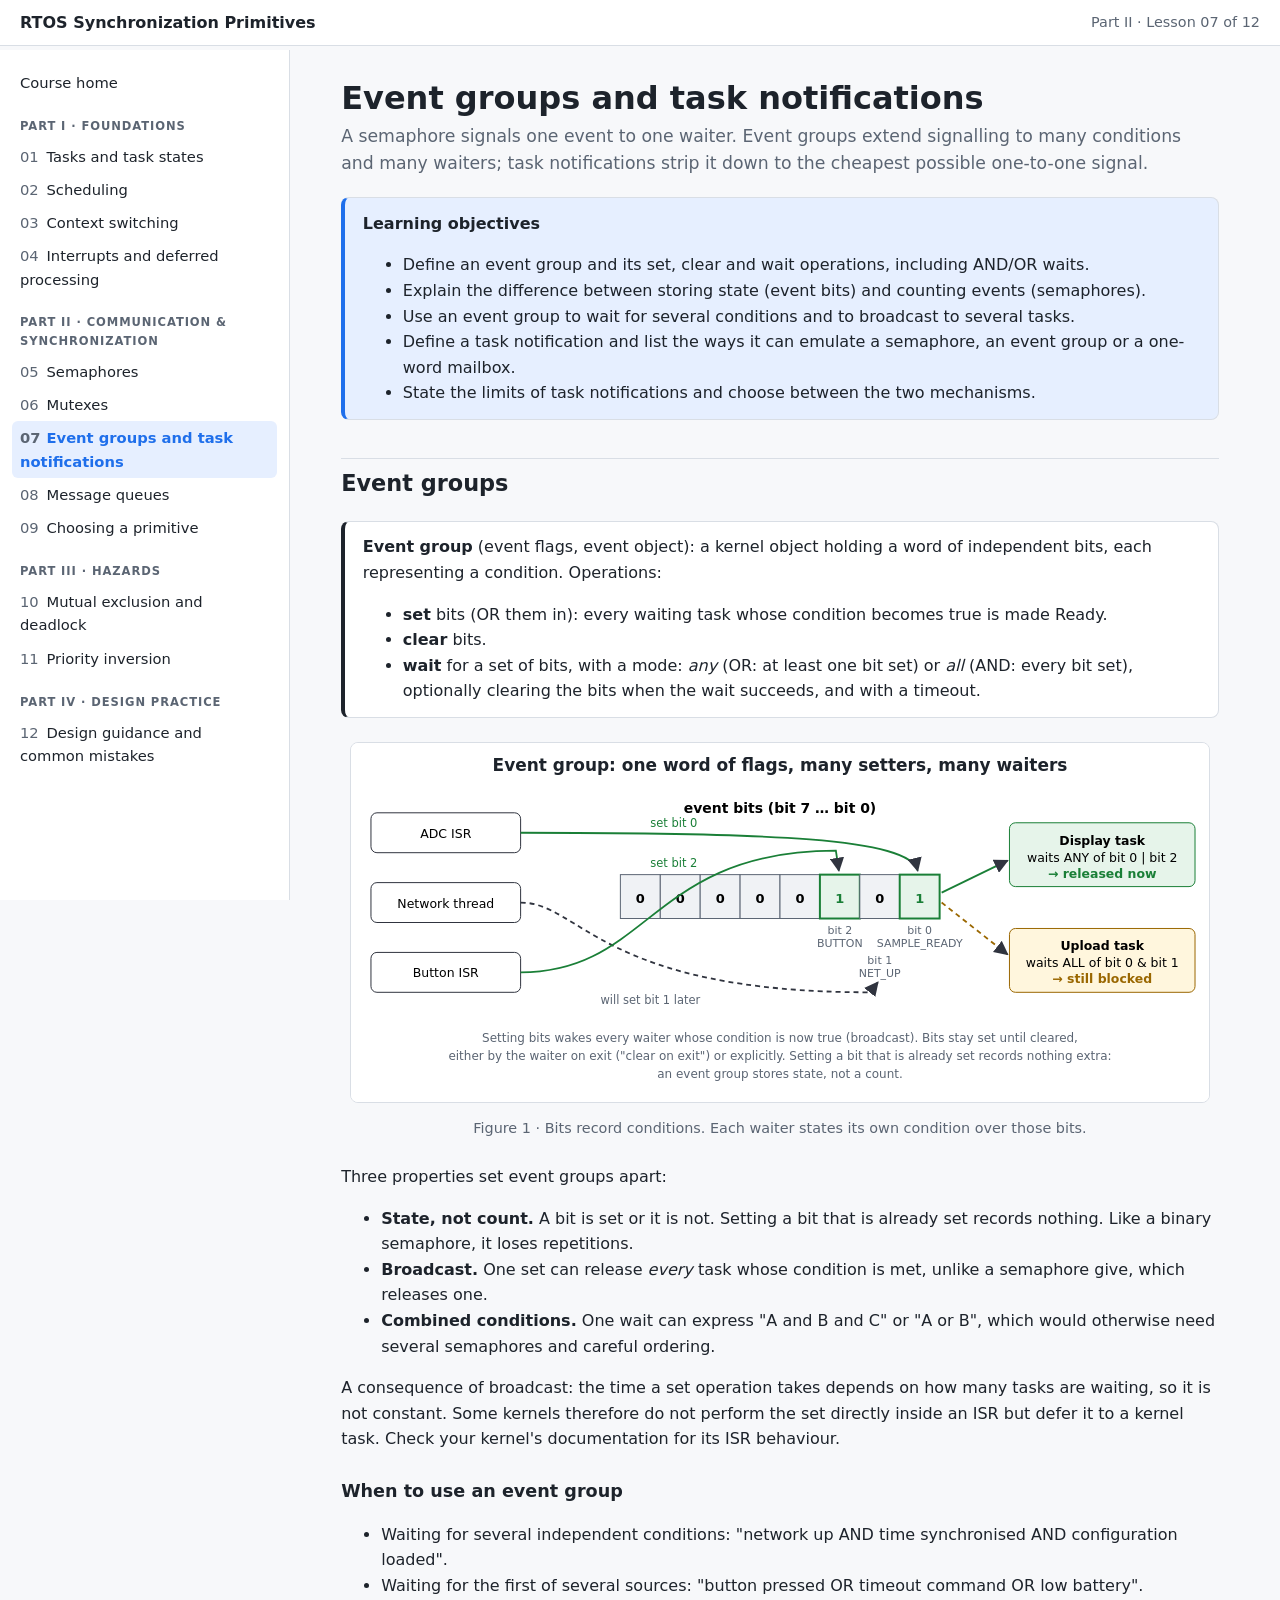
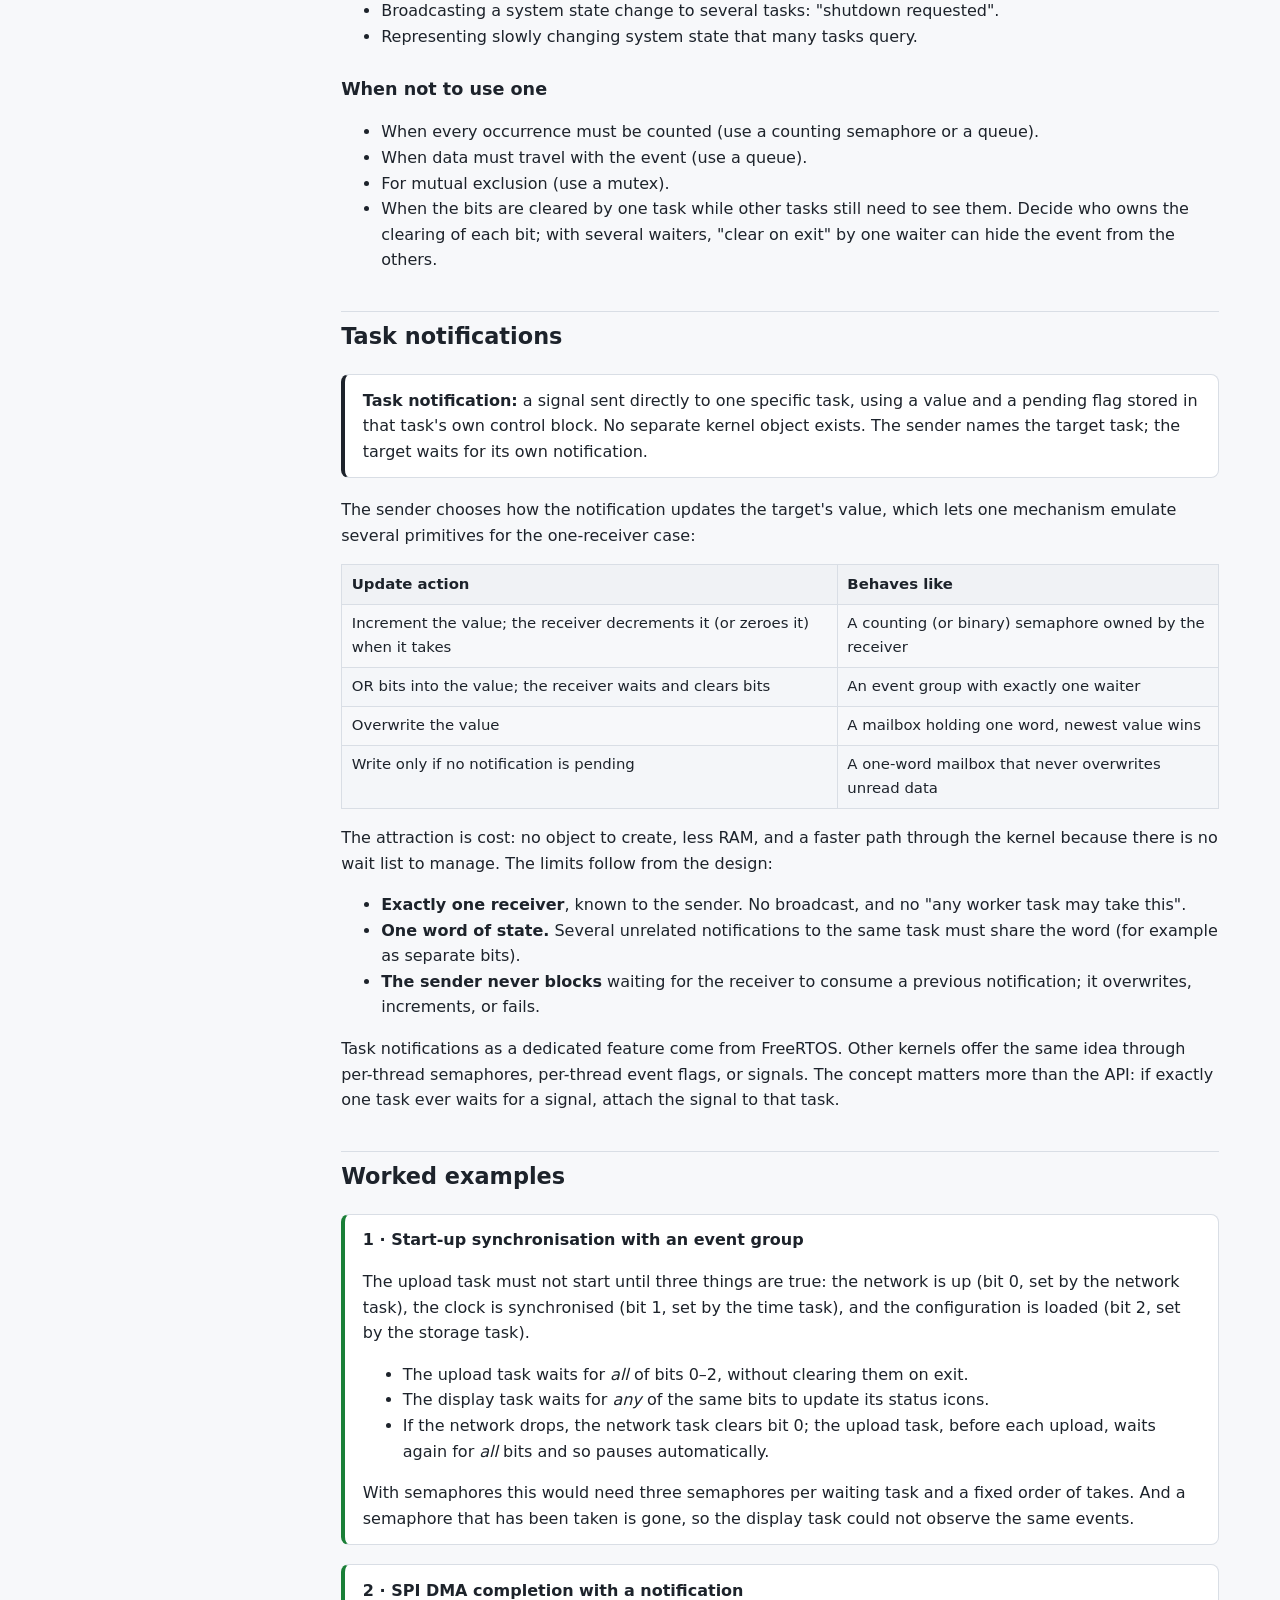
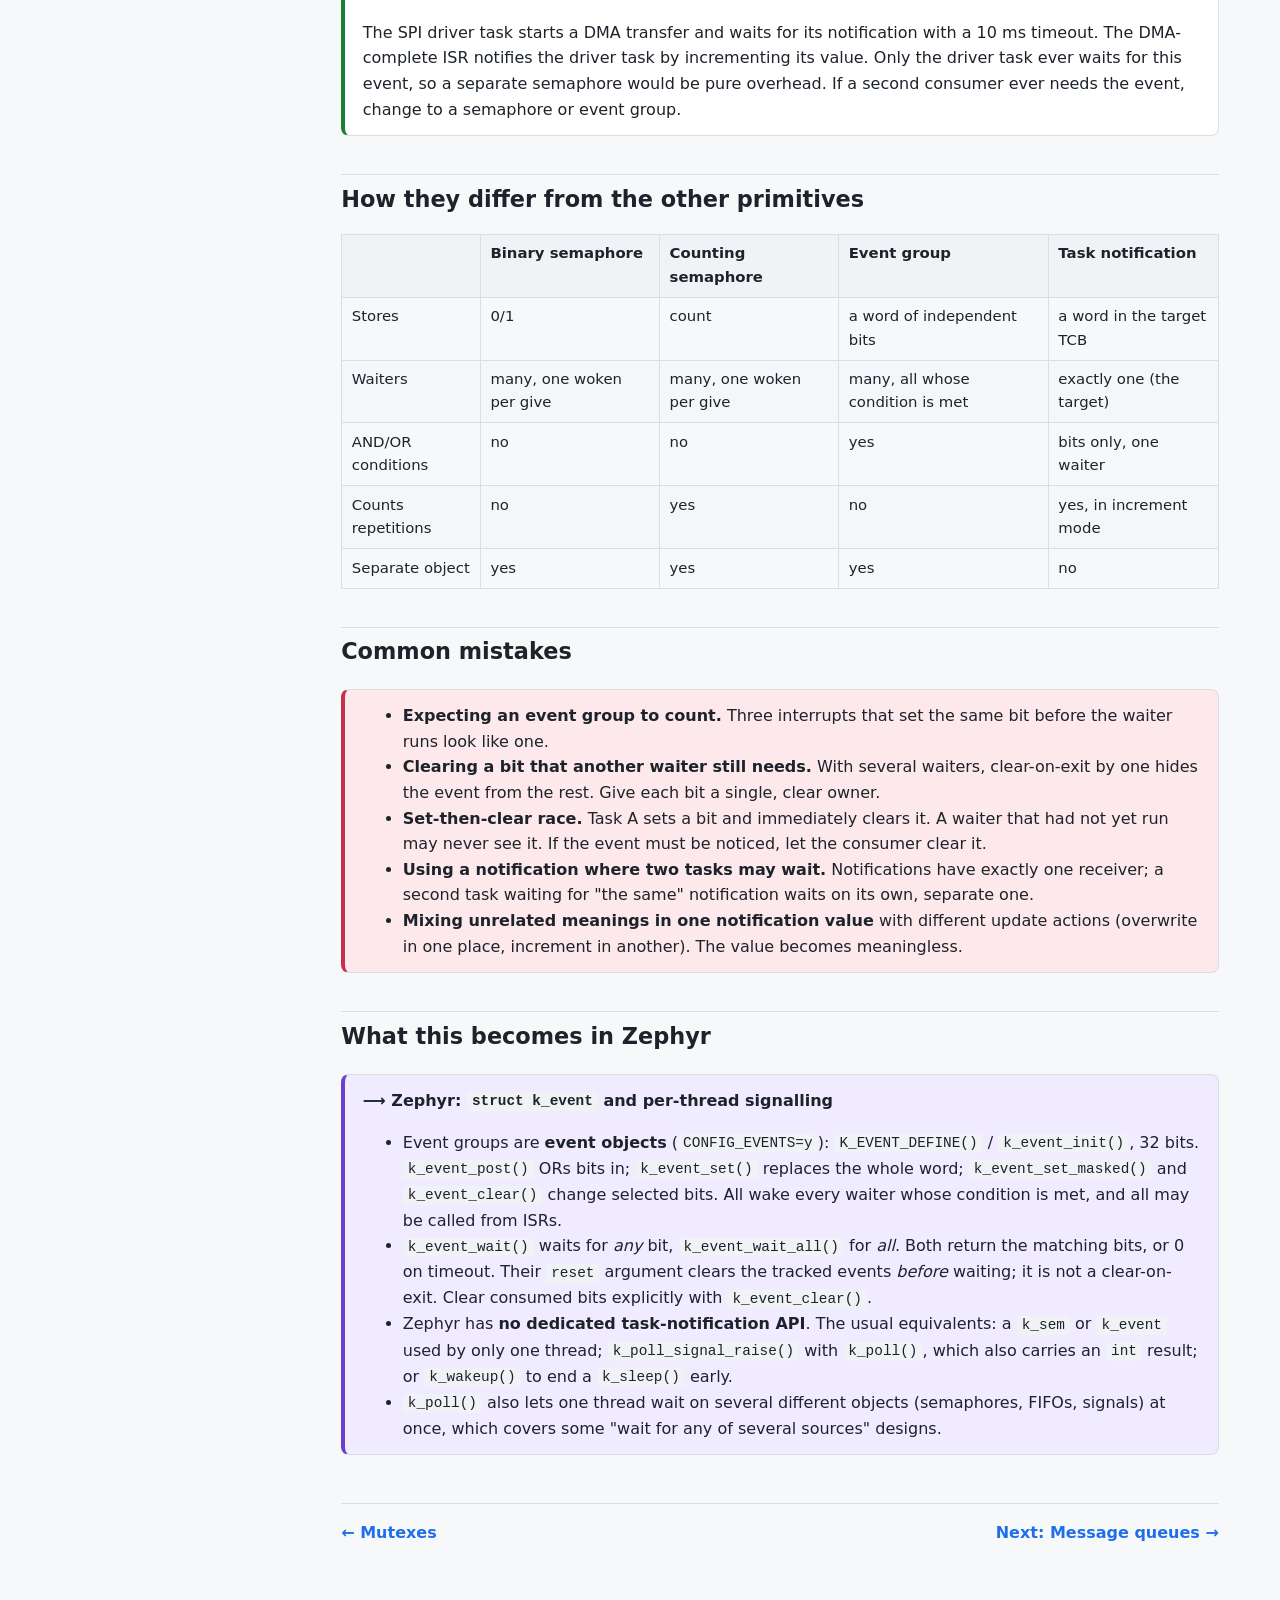
<file: resources/webpages/07_event_groups_and_notifications.html>
<!DOCTYPE html>
<html lang="en">
<head>
<meta charset="utf-8">
<meta name="viewport" content="width=device-width, initial-scale=1">
<title>07 · Event Groups and Task Notifications — RTOS Synchronization Primitives</title>
<link rel="stylesheet" href="css/style.css">
</head>
<body>
<header class="topbar">
  <button class="menu-toggle" aria-label="Toggle lesson list">☰</button>
  <a href="index.html" class="brand">RTOS Synchronization Primitives</a>
  <span class="crumb">Part II · Lesson 07 of 12</span>
</header>
<div class="layout">
<nav class="sidebar" aria-label="Lessons">
  <ol><li><a href="index.html">Course home</a></li></ol>
  <h4>Part I · Foundations</h4>
  <ol>
    <li><a href="01_tasks_and_states.html"><span class="num">01</span>Tasks and task states</a></li>
    <li><a href="02_scheduling.html"><span class="num">02</span>Scheduling</a></li>
    <li><a href="03_context_switching.html"><span class="num">03</span>Context switching</a></li>
    <li><a href="04_interrupts_and_deferred_processing.html"><span class="num">04</span>Interrupts and deferred processing</a></li>
  </ol>
  <h4>Part II · Communication &amp; synchronization</h4>
  <ol>
    <li><a href="05_semaphores.html"><span class="num">05</span>Semaphores</a></li>
    <li><a href="06_mutexes.html"><span class="num">06</span>Mutexes</a></li>
    <li><a href="07_event_groups_and_notifications.html"><span class="num">07</span>Event groups and task notifications</a></li>
    <li><a href="08_message_queues.html"><span class="num">08</span>Message queues</a></li>
    <li><a href="09_choosing_a_primitive.html"><span class="num">09</span>Choosing a primitive</a></li>
  </ol>
  <h4>Part III · Hazards</h4>
  <ol>
    <li><a href="10_mutual_exclusion_and_deadlock.html"><span class="num">10</span>Mutual exclusion and deadlock</a></li>
    <li><a href="11_priority_inversion.html"><span class="num">11</span>Priority inversion</a></li>
  </ol>
  <h4>Part IV · Design practice</h4>
  <ol>
    <li><a href="12_design_guidance.html"><span class="num">12</span>Design guidance and common mistakes</a></li>
  </ol>
</nav>
<main class="content">
<h1>Event groups and task notifications</h1>
<p class="lead">A semaphore signals one event to one waiter. Event groups extend signalling to many conditions and many waiters; task notifications strip it down to the cheapest possible one-to-one signal.</p>

<div class="box objectives">
  <span class="box-title">Learning objectives</span>
  <ul>
    <li>Define an event group and its set, clear and wait operations, including AND/OR waits.</li>
    <li>Explain the difference between storing state (event bits) and counting events (semaphores).</li>
    <li>Use an event group to wait for several conditions and to broadcast to several tasks.</li>
    <li>Define a task notification and list the ways it can emulate a semaphore, an event group or a one-word mailbox.</li>
    <li>State the limits of task notifications and choose between the two mechanisms.</li>
  </ul>
</div>

<h2>Event groups</h2>
<div class="box definition">
  <p><span class="term">Event group</span> (event flags, event object): a kernel object holding a word of independent bits, each representing a condition. Operations:</p>
  <ul>
    <li><b>set</b> bits (OR them in): every waiting task whose condition becomes true is made Ready.</li>
    <li><b>clear</b> bits.</li>
    <li><b>wait</b> for a set of bits, with a mode: <em>any</em> (OR: at least one bit set) or <em>all</em> (AND: every bit set), optionally clearing the bits when the wait succeeds, and with a timeout.</li>
  </ul>
</div>
<figure>
  <img src="images/event_group.svg" alt="Event group with bits set by ISRs and a network thread; one waiter waiting for any of two bits is released, another waiting for all of two bits is still blocked" width="860">
  <figcaption>Figure 1 · Bits record conditions. Each waiter states its own condition over those bits.</figcaption>
</figure>
<p>Three properties set event groups apart:</p>
<ul>
  <li><b>State, not count.</b> A bit is set or it is not. Setting a bit that is already set records nothing. Like a binary semaphore, it loses repetitions.</li>
  <li><b>Broadcast.</b> One set can release <em>every</em> task whose condition is met, unlike a semaphore give, which releases one.</li>
  <li><b>Combined conditions.</b> One wait can express "A and B and C" or "A or B", which would otherwise need several semaphores and careful ordering.</li>
</ul>
<p>A consequence of broadcast: the time a set operation takes depends on how many tasks are waiting, so it is not constant. Some kernels therefore do not perform the set directly inside an ISR but defer it to a kernel task. Check your kernel's documentation for its ISR behaviour.</p>

<h3>When to use an event group</h3>
<ul>
  <li>Waiting for several independent conditions: "network up AND time synchronised AND configuration loaded".</li>
  <li>Waiting for the first of several sources: "button pressed OR timeout command OR low battery".</li>
  <li>Broadcasting a system state change to several tasks: "shutdown requested".</li>
  <li>Representing slowly changing system state that many tasks query.</li>
</ul>
<h3>When not to use one</h3>
<ul>
  <li>When every occurrence must be counted (use a counting semaphore or a queue).</li>
  <li>When data must travel with the event (use a queue).</li>
  <li>For mutual exclusion (use a mutex).</li>
  <li>When the bits are cleared by one task while other tasks still need to see them. Decide who owns the clearing of each bit; with several waiters, "clear on exit" by one waiter can hide the event from the others.</li>
</ul>

<h2>Task notifications</h2>
<div class="box definition">
  <p><span class="term">Task notification:</span> a signal sent directly to one specific task, using a value and a pending flag stored in that task's own control block. No separate kernel object exists. The sender names the target task; the target waits for its own notification.</p>
</div>
<p>The sender chooses how the notification updates the target's value, which lets one mechanism emulate several primitives for the one-receiver case:</p>
<table>
  <thead><tr><th>Update action</th><th>Behaves like</th></tr></thead>
  <tbody>
    <tr><td>Increment the value; the receiver decrements it (or zeroes it) when it takes</td><td>A counting (or binary) semaphore owned by the receiver</td></tr>
    <tr><td>OR bits into the value; the receiver waits and clears bits</td><td>An event group with exactly one waiter</td></tr>
    <tr><td>Overwrite the value</td><td>A mailbox holding one word, newest value wins</td></tr>
    <tr><td>Write only if no notification is pending</td><td>A one-word mailbox that never overwrites unread data</td></tr>
  </tbody>
</table>
<p>The attraction is cost: no object to create, less RAM, and a faster path through the kernel because there is no wait list to manage. The limits follow from the design:</p>
<ul>
  <li><b>Exactly one receiver</b>, known to the sender. No broadcast, and no "any worker task may take this".</li>
  <li><b>One word of state.</b> Several unrelated notifications to the same task must share the word (for example as separate bits).</li>
  <li><b>The sender never blocks</b> waiting for the receiver to consume a previous notification; it overwrites, increments, or fails.</li>
</ul>
<p>Task notifications as a dedicated feature come from FreeRTOS. Other kernels offer the same idea through per-thread semaphores, per-thread event flags, or signals. The concept matters more than the API: if exactly one task ever waits for a signal, attach the signal to that task.</p>

<h2>Worked examples</h2>
<div class="box example">
  <span class="box-title">1 · Start-up synchronisation with an event group</span>
  <p>The upload task must not start until three things are true: the network is up (bit 0, set by the network task), the clock is synchronised (bit 1, set by the time task), and the configuration is loaded (bit 2, set by the storage task).</p>
  <ul>
    <li>The upload task waits for <em>all</em> of bits 0–2, without clearing them on exit.</li>
    <li>The display task waits for <em>any</em> of the same bits to update its status icons.</li>
    <li>If the network drops, the network task clears bit 0; the upload task, before each upload, waits again for <em>all</em> bits and so pauses automatically.</li>
  </ul>
  <p>With semaphores this would need three semaphores per waiting task and a fixed order of takes. And a semaphore that has been taken is gone, so the display task could not observe the same events.</p>
</div>
<div class="box example">
  <span class="box-title">2 · SPI DMA completion with a notification</span>
  <p>The SPI driver task starts a DMA transfer and waits for its notification with a 10 ms timeout. The DMA-complete ISR notifies the driver task by incrementing its value. Only the driver task ever waits for this event, so a separate semaphore would be pure overhead. If a second consumer ever needs the event, change to a semaphore or event group.</p>
</div>

<h2>How they differ from the other primitives</h2>
<table>
  <thead><tr><th></th><th>Binary semaphore</th><th>Counting semaphore</th><th>Event group</th><th>Task notification</th></tr></thead>
  <tbody>
    <tr><td>Stores</td><td>0/1</td><td>count</td><td>a word of independent bits</td><td>a word in the target TCB</td></tr>
    <tr><td>Waiters</td><td>many, one woken per give</td><td>many, one woken per give</td><td>many, all whose condition is met</td><td>exactly one (the target)</td></tr>
    <tr><td>AND/OR conditions</td><td>no</td><td>no</td><td>yes</td><td>bits only, one waiter</td></tr>
    <tr><td>Counts repetitions</td><td>no</td><td>yes</td><td>no</td><td>yes, in increment mode</td></tr>
    <tr><td>Separate object</td><td>yes</td><td>yes</td><td>yes</td><td>no</td></tr>
  </tbody>
</table>

<h2>Common mistakes</h2>
<div class="box mistakes">
  <ul>
    <li><b>Expecting an event group to count.</b> Three interrupts that set the same bit before the waiter runs look like one.</li>
    <li><b>Clearing a bit that another waiter still needs.</b> With several waiters, clear-on-exit by one hides the event from the rest. Give each bit a single, clear owner.</li>
    <li><b>Set-then-clear race.</b> Task A sets a bit and immediately clears it. A waiter that had not yet run may never see it. If the event must be noticed, let the consumer clear it.</li>
    <li><b>Using a notification where two tasks may wait.</b> Notifications have exactly one receiver; a second task waiting for "the same" notification waits on its own, separate one.</li>
    <li><b>Mixing unrelated meanings in one notification value</b> with different update actions (overwrite in one place, increment in another). The value becomes meaningless.</li>
  </ul>
</div>

<h2>What this becomes in Zephyr</h2>
<div class="box zephyr">
  <span class="box-title">Zephyr: <code>struct k_event</code> and per-thread signalling</span>
  <ul>
    <li>Event groups are <b>event objects</b> (<code>CONFIG_EVENTS=y</code>): <code>K_EVENT_DEFINE()</code> / <code>k_event_init()</code>, 32 bits. <code>k_event_post()</code> ORs bits in; <code>k_event_set()</code> replaces the whole word; <code>k_event_set_masked()</code> and <code>k_event_clear()</code> change selected bits. All wake every waiter whose condition is met, and all may be called from ISRs.</li>
    <li><code>k_event_wait()</code> waits for <em>any</em> bit, <code>k_event_wait_all()</code> for <em>all</em>. Both return the matching bits, or 0 on timeout. Their <code>reset</code> argument clears the tracked events <em>before</em> waiting; it is not a clear-on-exit. Clear consumed bits explicitly with <code>k_event_clear()</code>.</li>
    <li>Zephyr has <b>no dedicated task-notification API</b>. The usual equivalents: a <code>k_sem</code> or <code>k_event</code> used by only one thread; <code>k_poll_signal_raise()</code> with <code>k_poll()</code>, which also carries an <code>int</code> result; or <code>k_wakeup()</code> to end a <code>k_sleep()</code> early.</li>
    <li><code>k_poll()</code> also lets one thread wait on several different objects (semaphores, FIFOs, signals) at once, which covers some "wait for any of several sources" designs.</li>
  </ul>
</div>

<nav class="pager">
  <a href="06_mutexes.html" rel="prev">← Mutexes</a>
  <a href="08_message_queues.html" rel="next">Next: Message queues →</a>
</nav>
</main>
</div>
<script src="js/site.js"></script>
</body>
</html>
</file>
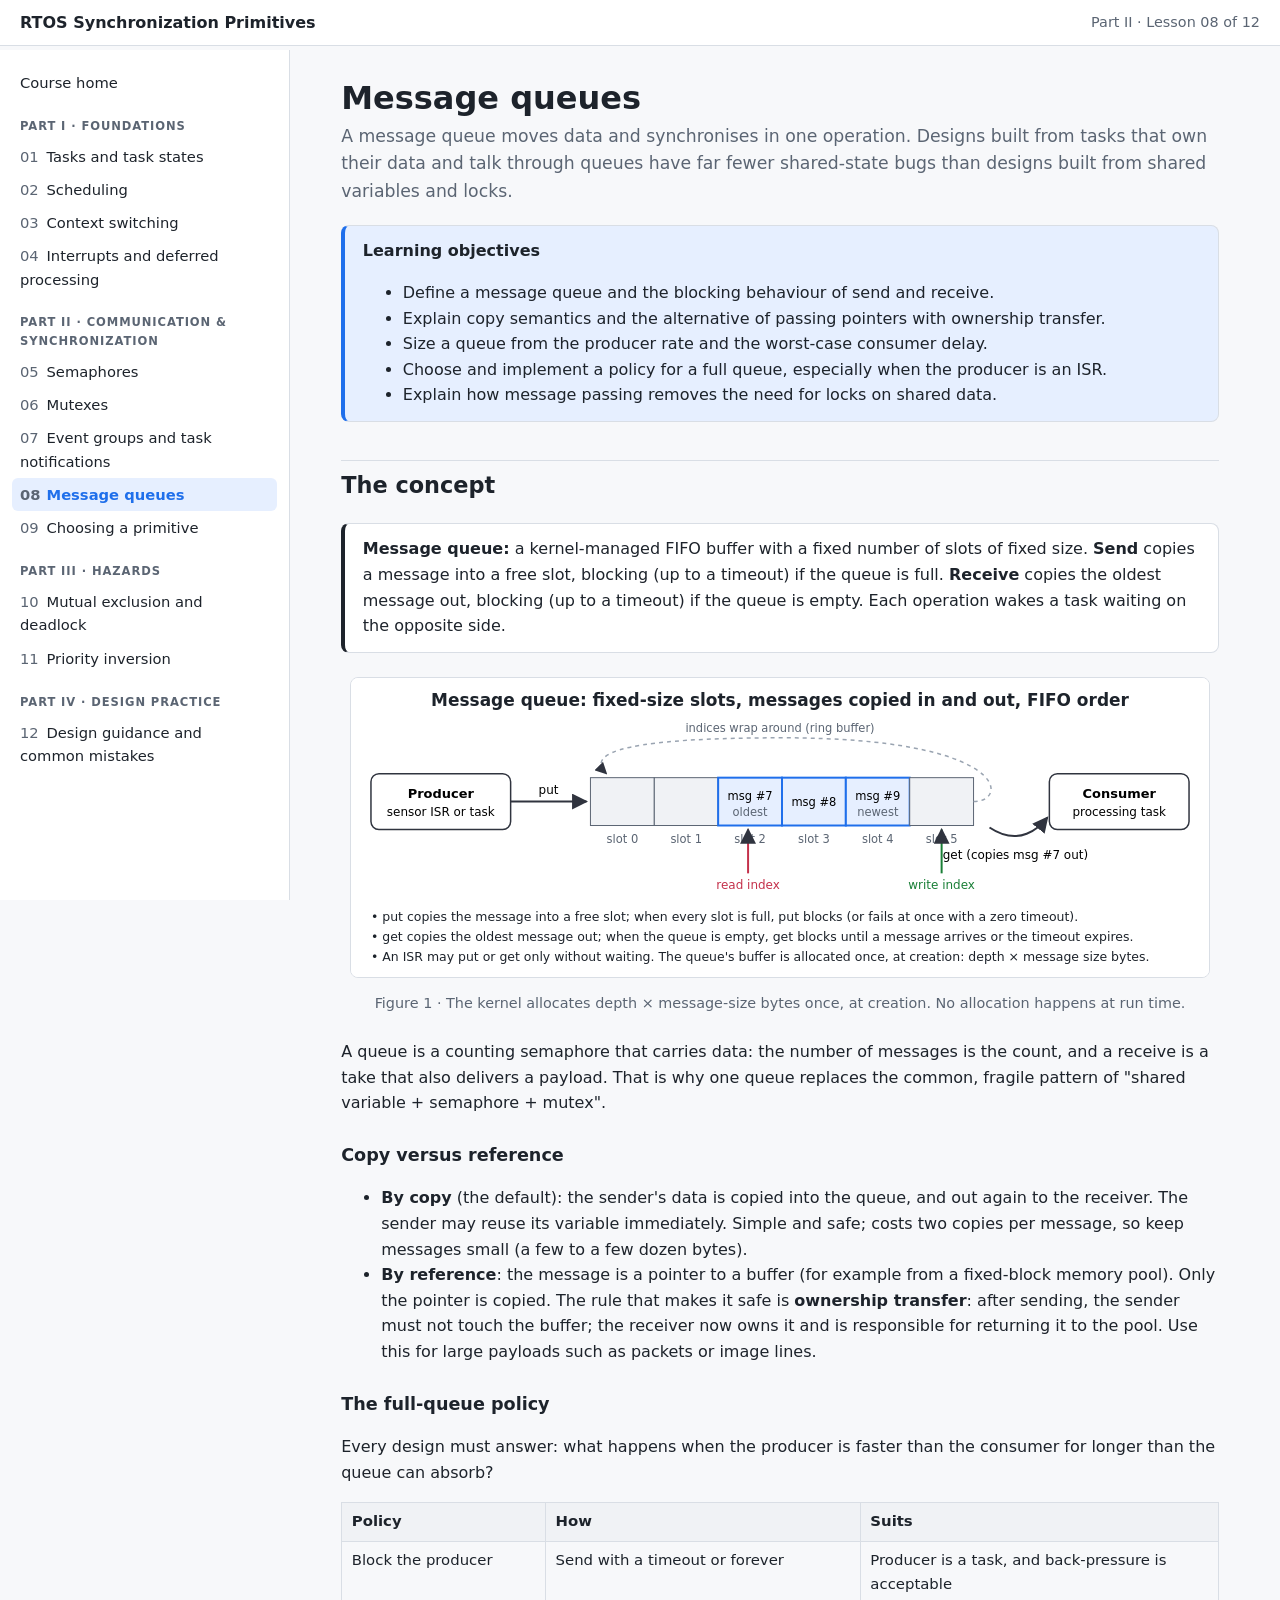
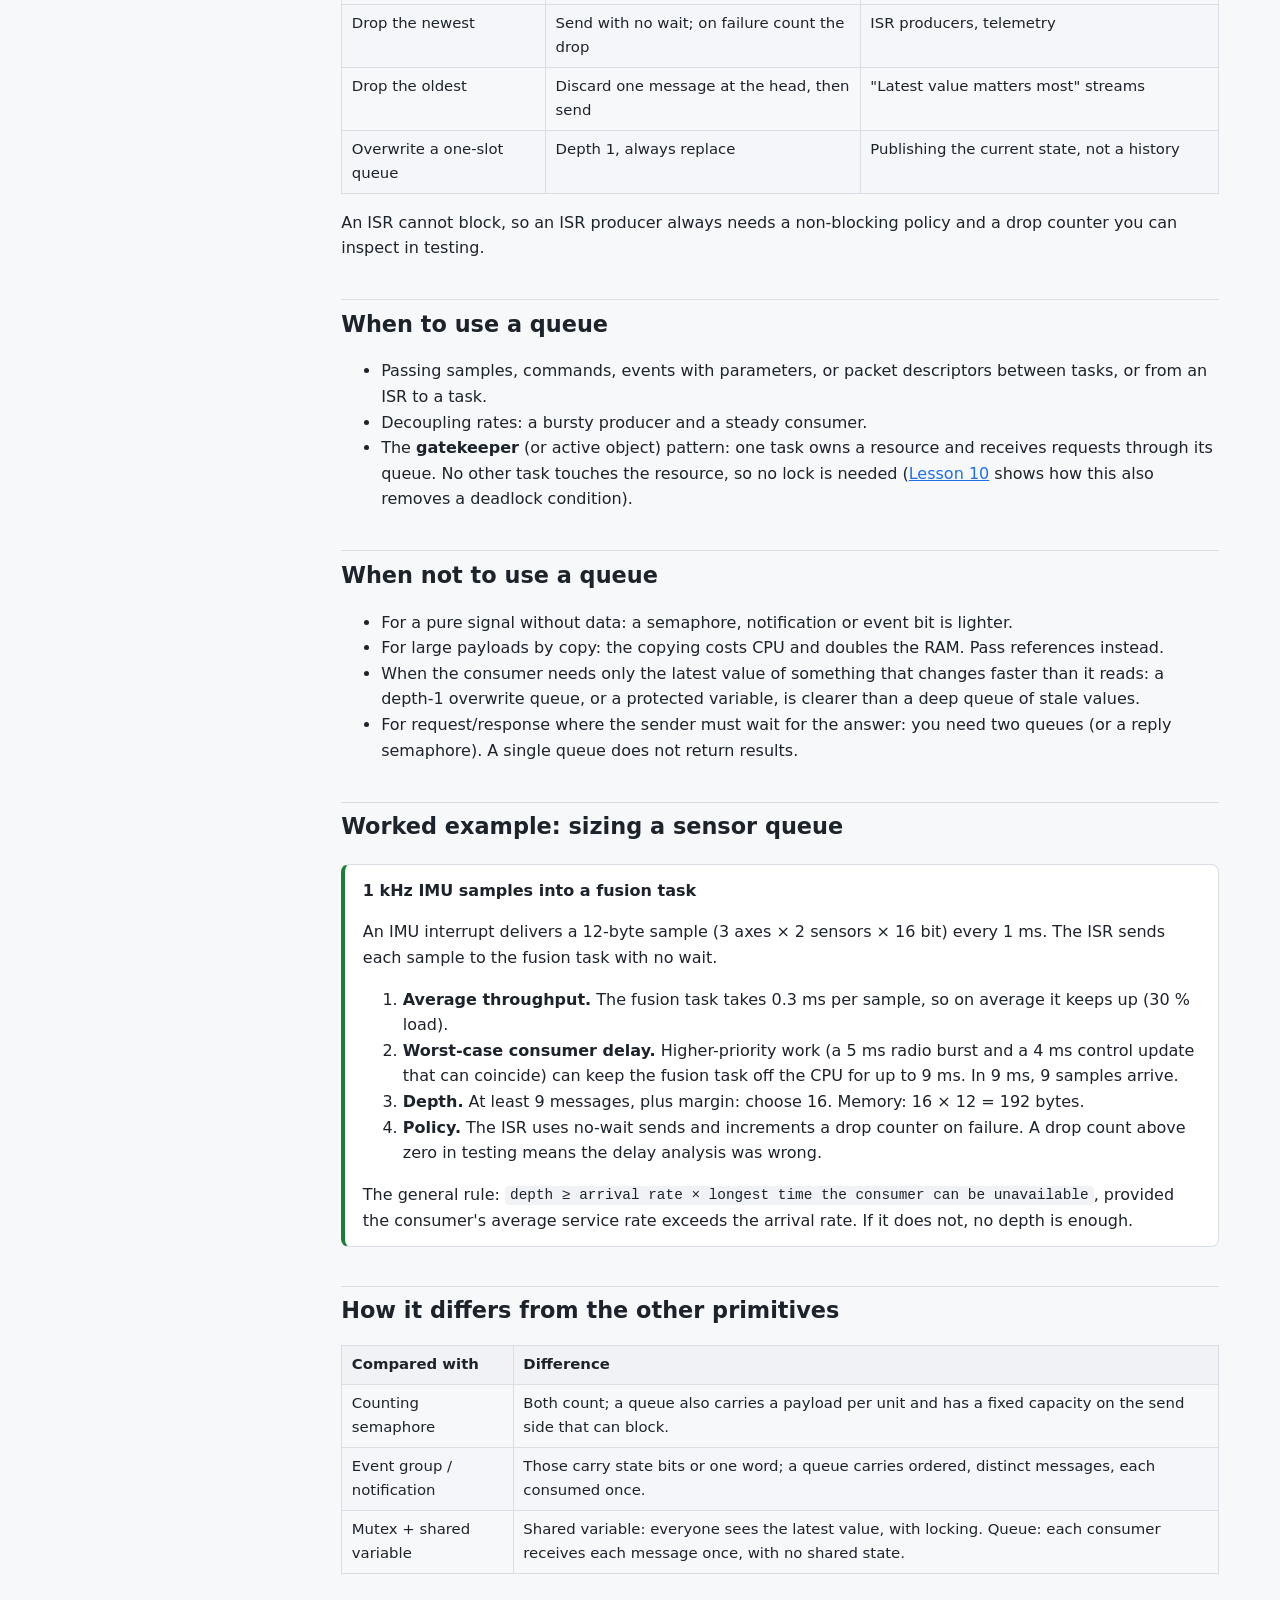
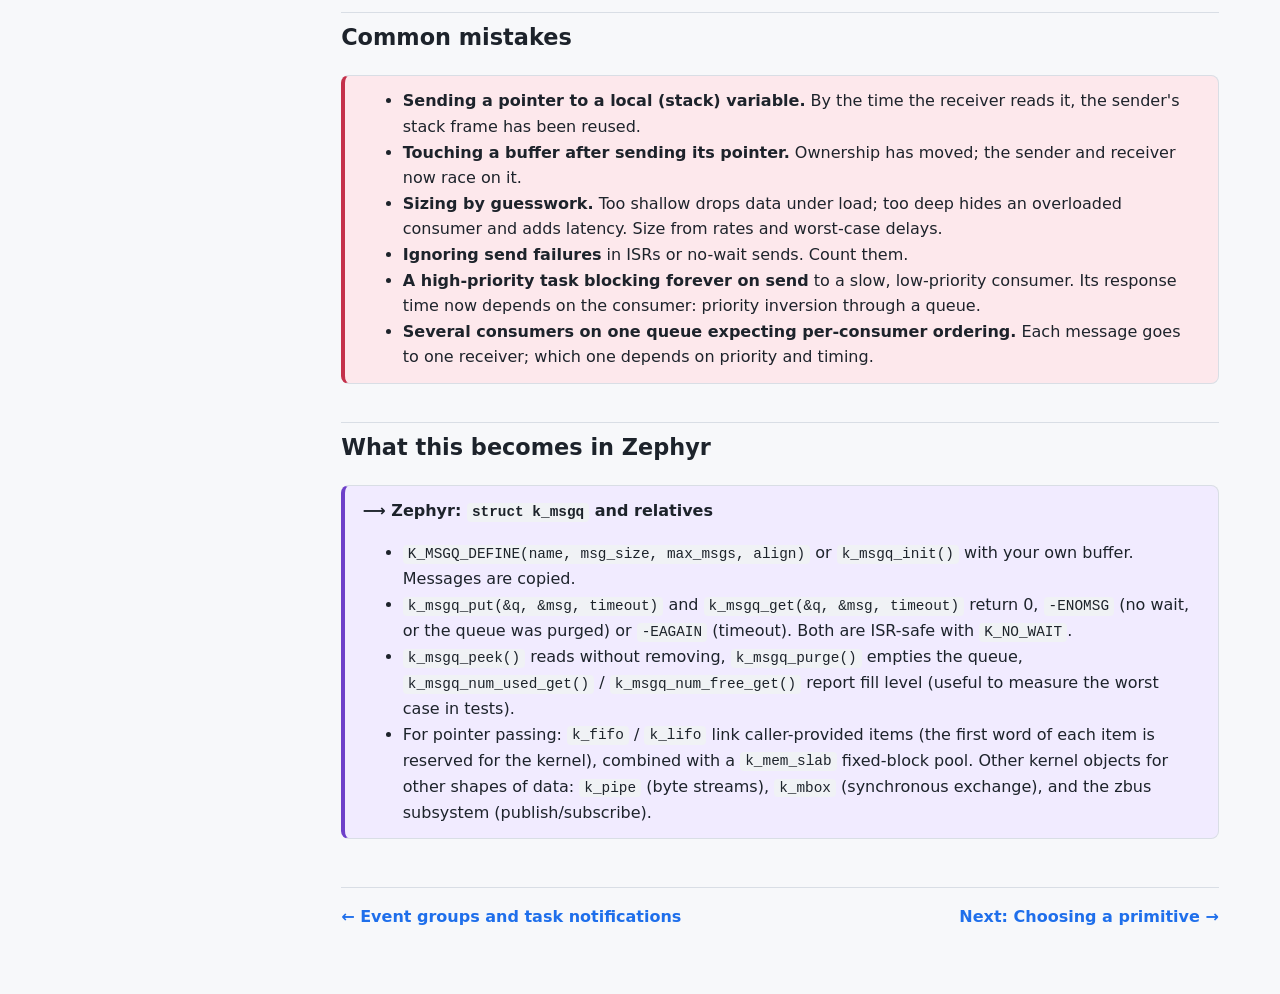
<file: resources/webpages/08_message_queues.html>
<!DOCTYPE html>
<html lang="en">
<head>
<meta charset="utf-8">
<meta name="viewport" content="width=device-width, initial-scale=1">
<title>08 · Message Queues — RTOS Synchronization Primitives</title>
<link rel="stylesheet" href="css/style.css">
</head>
<body>
<header class="topbar">
  <button class="menu-toggle" aria-label="Toggle lesson list">☰</button>
  <a href="index.html" class="brand">RTOS Synchronization Primitives</a>
  <span class="crumb">Part II · Lesson 08 of 12</span>
</header>
<div class="layout">
<nav class="sidebar" aria-label="Lessons">
  <ol><li><a href="index.html">Course home</a></li></ol>
  <h4>Part I · Foundations</h4>
  <ol>
    <li><a href="01_tasks_and_states.html"><span class="num">01</span>Tasks and task states</a></li>
    <li><a href="02_scheduling.html"><span class="num">02</span>Scheduling</a></li>
    <li><a href="03_context_switching.html"><span class="num">03</span>Context switching</a></li>
    <li><a href="04_interrupts_and_deferred_processing.html"><span class="num">04</span>Interrupts and deferred processing</a></li>
  </ol>
  <h4>Part II · Communication &amp; synchronization</h4>
  <ol>
    <li><a href="05_semaphores.html"><span class="num">05</span>Semaphores</a></li>
    <li><a href="06_mutexes.html"><span class="num">06</span>Mutexes</a></li>
    <li><a href="07_event_groups_and_notifications.html"><span class="num">07</span>Event groups and task notifications</a></li>
    <li><a href="08_message_queues.html"><span class="num">08</span>Message queues</a></li>
    <li><a href="09_choosing_a_primitive.html"><span class="num">09</span>Choosing a primitive</a></li>
  </ol>
  <h4>Part III · Hazards</h4>
  <ol>
    <li><a href="10_mutual_exclusion_and_deadlock.html"><span class="num">10</span>Mutual exclusion and deadlock</a></li>
    <li><a href="11_priority_inversion.html"><span class="num">11</span>Priority inversion</a></li>
  </ol>
  <h4>Part IV · Design practice</h4>
  <ol>
    <li><a href="12_design_guidance.html"><span class="num">12</span>Design guidance and common mistakes</a></li>
  </ol>
</nav>
<main class="content">
<h1>Message queues</h1>
<p class="lead">A message queue moves data and synchronises in one operation. Designs built from tasks that own their data and talk through queues have far fewer shared-state bugs than designs built from shared variables and locks.</p>

<div class="box objectives">
  <span class="box-title">Learning objectives</span>
  <ul>
    <li>Define a message queue and the blocking behaviour of send and receive.</li>
    <li>Explain copy semantics and the alternative of passing pointers with ownership transfer.</li>
    <li>Size a queue from the producer rate and the worst-case consumer delay.</li>
    <li>Choose and implement a policy for a full queue, especially when the producer is an ISR.</li>
    <li>Explain how message passing removes the need for locks on shared data.</li>
  </ul>
</div>

<h2>The concept</h2>
<div class="box definition">
  <p><span class="term">Message queue:</span> a kernel-managed FIFO buffer with a fixed number of slots of fixed size. <b>Send</b> copies a message into a free slot, blocking (up to a timeout) if the queue is full. <b>Receive</b> copies the oldest message out, blocking (up to a timeout) if the queue is empty. Each operation wakes a task waiting on the opposite side.</p>
</div>
<figure>
  <img src="images/message_queue.svg" alt="Ring buffer with six slots, three occupied; producer puts at the write index, consumer gets from the read index" width="860">
  <figcaption>Figure 1 · The kernel allocates depth × message-size bytes once, at creation. No allocation happens at run time.</figcaption>
</figure>
<p>A queue is a counting semaphore that carries data: the number of messages is the count, and a receive is a take that also delivers a payload. That is why one queue replaces the common, fragile pattern of "shared variable + semaphore + mutex".</p>

<h3>Copy versus reference</h3>
<ul>
  <li><b>By copy</b> (the default): the sender's data is copied into the queue, and out again to the receiver. The sender may reuse its variable immediately. Simple and safe; costs two copies per message, so keep messages small (a few to a few dozen bytes).</li>
  <li><b>By reference</b>: the message is a pointer to a buffer (for example from a fixed-block memory pool). Only the pointer is copied. The rule that makes it safe is <strong>ownership transfer</strong>: after sending, the sender must not touch the buffer; the receiver now owns it and is responsible for returning it to the pool. Use this for large payloads such as packets or image lines.</li>
</ul>

<h3>The full-queue policy</h3>
<p>Every design must answer: what happens when the producer is faster than the consumer for longer than the queue can absorb?</p>
<table>
  <thead><tr><th>Policy</th><th>How</th><th>Suits</th></tr></thead>
  <tbody>
    <tr><td>Block the producer</td><td>Send with a timeout or forever</td><td>Producer is a task, and back-pressure is acceptable</td></tr>
    <tr><td>Drop the newest</td><td>Send with no wait; on failure count the drop</td><td>ISR producers, telemetry</td></tr>
    <tr><td>Drop the oldest</td><td>Discard one message at the head, then send</td><td>"Latest value matters most" streams</td></tr>
    <tr><td>Overwrite a one-slot queue</td><td>Depth 1, always replace</td><td>Publishing the current state, not a history</td></tr>
  </tbody>
</table>
<p>An ISR cannot block, so an ISR producer always needs a non-blocking policy and a drop counter you can inspect in testing.</p>

<h2>When to use a queue</h2>
<ul>
  <li>Passing samples, commands, events with parameters, or packet descriptors between tasks, or from an ISR to a task.</li>
  <li>Decoupling rates: a bursty producer and a steady consumer.</li>
  <li>The <b>gatekeeper</b> (or active object) pattern: one task owns a resource and receives requests through its queue. No other task touches the resource, so no lock is needed (<a href="10_mutual_exclusion_and_deadlock.html">Lesson 10</a> shows how this also removes a deadlock condition).</li>
</ul>
<h2>When not to use a queue</h2>
<ul>
  <li>For a pure signal without data: a semaphore, notification or event bit is lighter.</li>
  <li>For large payloads by copy: the copying costs CPU and doubles the RAM. Pass references instead.</li>
  <li>When the consumer needs only the latest value of something that changes faster than it reads: a depth-1 overwrite queue, or a protected variable, is clearer than a deep queue of stale values.</li>
  <li>For request/response where the sender must wait for the answer: you need two queues (or a reply semaphore). A single queue does not return results.</li>
</ul>

<h2>Worked example: sizing a sensor queue</h2>
<div class="box example">
  <span class="box-title">1 kHz IMU samples into a fusion task</span>
  <p>An IMU interrupt delivers a 12-byte sample (3 axes × 2 sensors × 16 bit) every 1 ms. The ISR sends each sample to the fusion task with no wait.</p>
  <ol>
    <li><b>Average throughput.</b> The fusion task takes 0.3 ms per sample, so on average it keeps up (30 % load).</li>
    <li><b>Worst-case consumer delay.</b> Higher-priority work (a 5 ms radio burst and a 4 ms control update that can coincide) can keep the fusion task off the CPU for up to 9 ms. In 9 ms, 9 samples arrive.</li>
    <li><b>Depth.</b> At least 9 messages, plus margin: choose 16. Memory: 16 × 12 = 192 bytes.</li>
    <li><b>Policy.</b> The ISR uses no-wait sends and increments a drop counter on failure. A drop count above zero in testing means the delay analysis was wrong.</li>
  </ol>
  <p>The general rule: <code>depth ≥ arrival rate × longest time the consumer can be unavailable</code>, provided the consumer's average service rate exceeds the arrival rate. If it does not, no depth is enough.</p>
</div>

<h2>How it differs from the other primitives</h2>
<table>
  <thead><tr><th>Compared with</th><th>Difference</th></tr></thead>
  <tbody>
    <tr><td>Counting semaphore</td><td>Both count; a queue also carries a payload per unit and has a fixed capacity on the send side that can block.</td></tr>
    <tr><td>Event group / notification</td><td>Those carry state bits or one word; a queue carries ordered, distinct messages, each consumed once.</td></tr>
    <tr><td>Mutex + shared variable</td><td>Shared variable: everyone sees the latest value, with locking. Queue: each consumer receives each message once, with no shared state.</td></tr>
  </tbody>
</table>

<h2>Common mistakes</h2>
<div class="box mistakes">
  <ul>
    <li><b>Sending a pointer to a local (stack) variable.</b> By the time the receiver reads it, the sender's stack frame has been reused.</li>
    <li><b>Touching a buffer after sending its pointer.</b> Ownership has moved; the sender and receiver now race on it.</li>
    <li><b>Sizing by guesswork.</b> Too shallow drops data under load; too deep hides an overloaded consumer and adds latency. Size from rates and worst-case delays.</li>
    <li><b>Ignoring send failures</b> in ISRs or no-wait sends. Count them.</li>
    <li><b>A high-priority task blocking forever on send</b> to a slow, low-priority consumer. Its response time now depends on the consumer: priority inversion through a queue.</li>
    <li><b>Several consumers on one queue expecting per-consumer ordering.</b> Each message goes to one receiver; which one depends on priority and timing.</li>
  </ul>
</div>

<h2>What this becomes in Zephyr</h2>
<div class="box zephyr">
  <span class="box-title">Zephyr: <code>struct k_msgq</code> and relatives</span>
  <ul>
    <li><code>K_MSGQ_DEFINE(name, msg_size, max_msgs, align)</code> or <code>k_msgq_init()</code> with your own buffer. Messages are copied.</li>
    <li><code>k_msgq_put(&amp;q, &amp;msg, timeout)</code> and <code>k_msgq_get(&amp;q, &amp;msg, timeout)</code> return 0, <code>-ENOMSG</code> (no wait, or the queue was purged) or <code>-EAGAIN</code> (timeout). Both are ISR-safe with <code>K_NO_WAIT</code>.</li>
    <li><code>k_msgq_peek()</code> reads without removing, <code>k_msgq_purge()</code> empties the queue, <code>k_msgq_num_used_get()</code> / <code>k_msgq_num_free_get()</code> report fill level (useful to measure the worst case in tests).</li>
    <li>For pointer passing: <code>k_fifo</code> / <code>k_lifo</code> link caller-provided items (the first word of each item is reserved for the kernel), combined with a <code>k_mem_slab</code> fixed-block pool. Other kernel objects for other shapes of data: <code>k_pipe</code> (byte streams), <code>k_mbox</code> (synchronous exchange), and the zbus subsystem (publish/subscribe).</li>
  </ul>
</div>

<nav class="pager">
  <a href="07_event_groups_and_notifications.html" rel="prev">← Event groups and task notifications</a>
  <a href="09_choosing_a_primitive.html" rel="next">Next: Choosing a primitive →</a>
</nav>
</main>
</div>
<script src="js/site.js"></script>
</body>
</html>
</file>
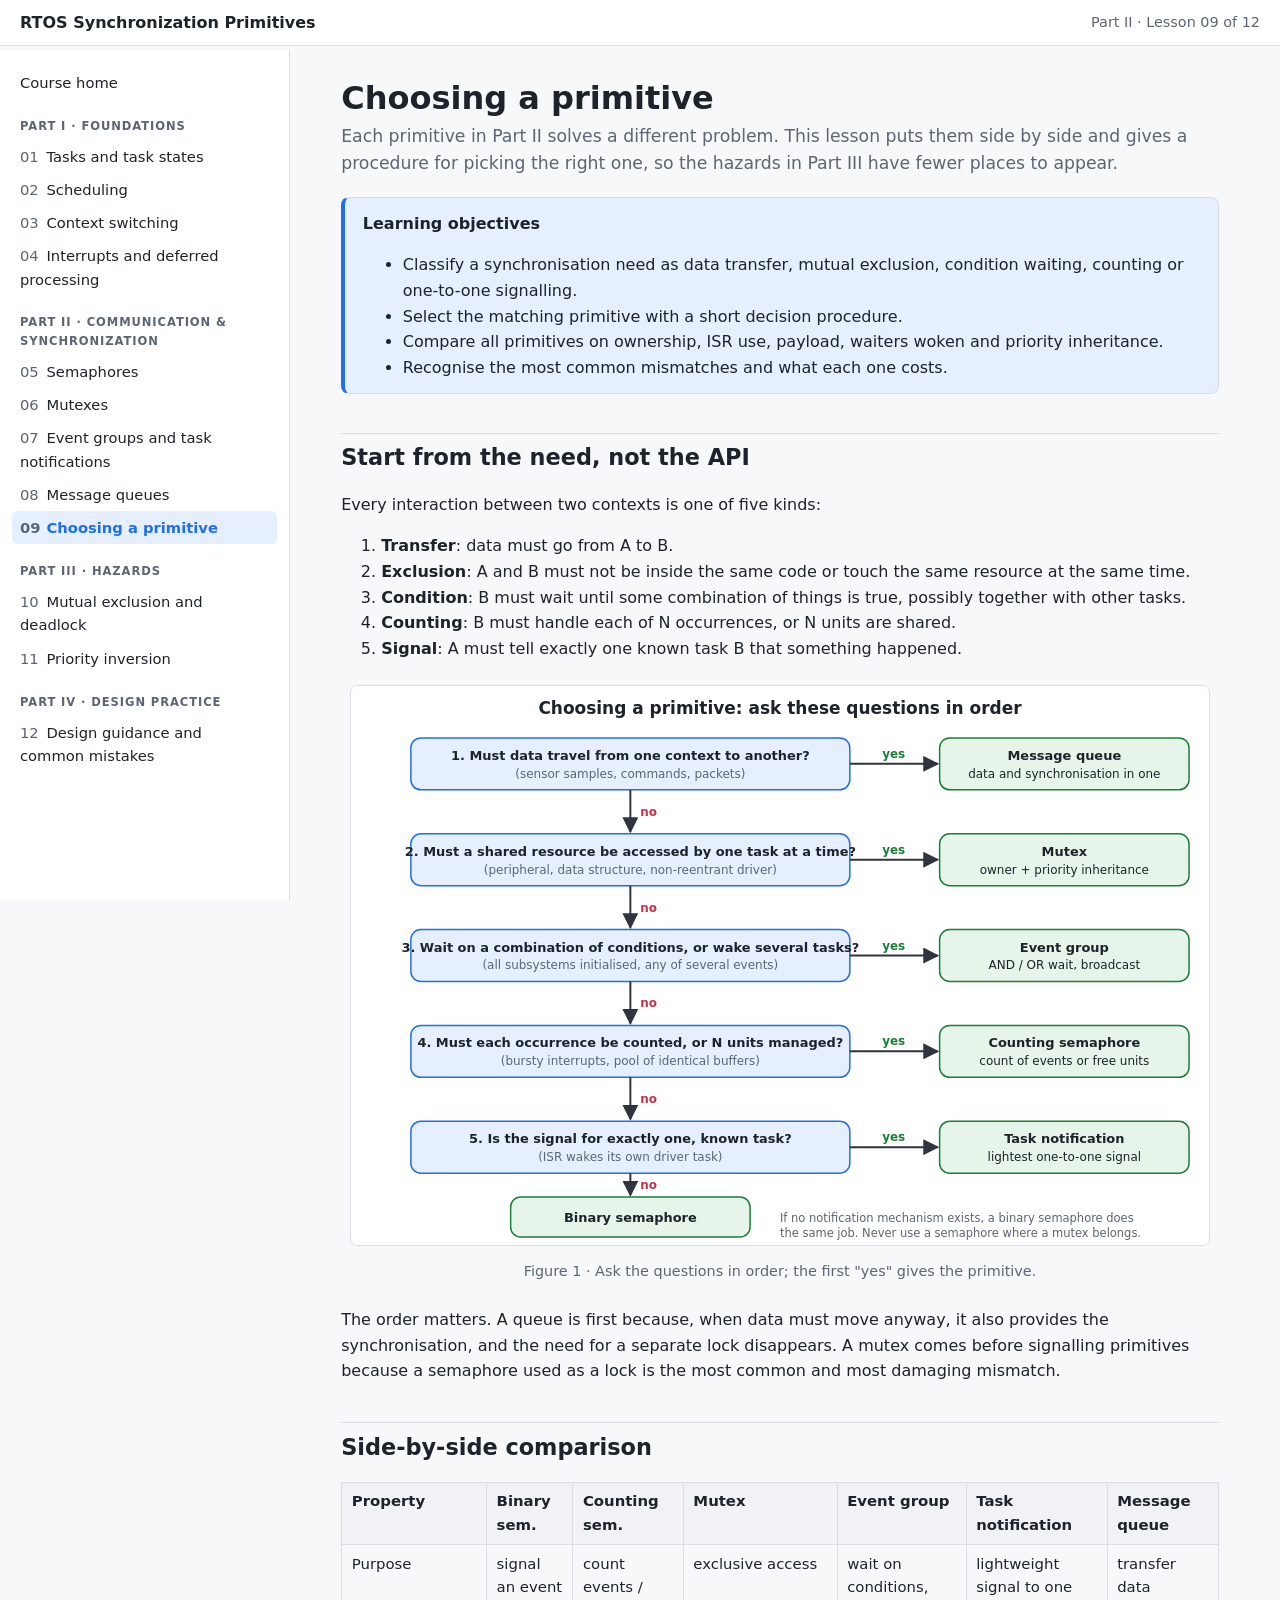
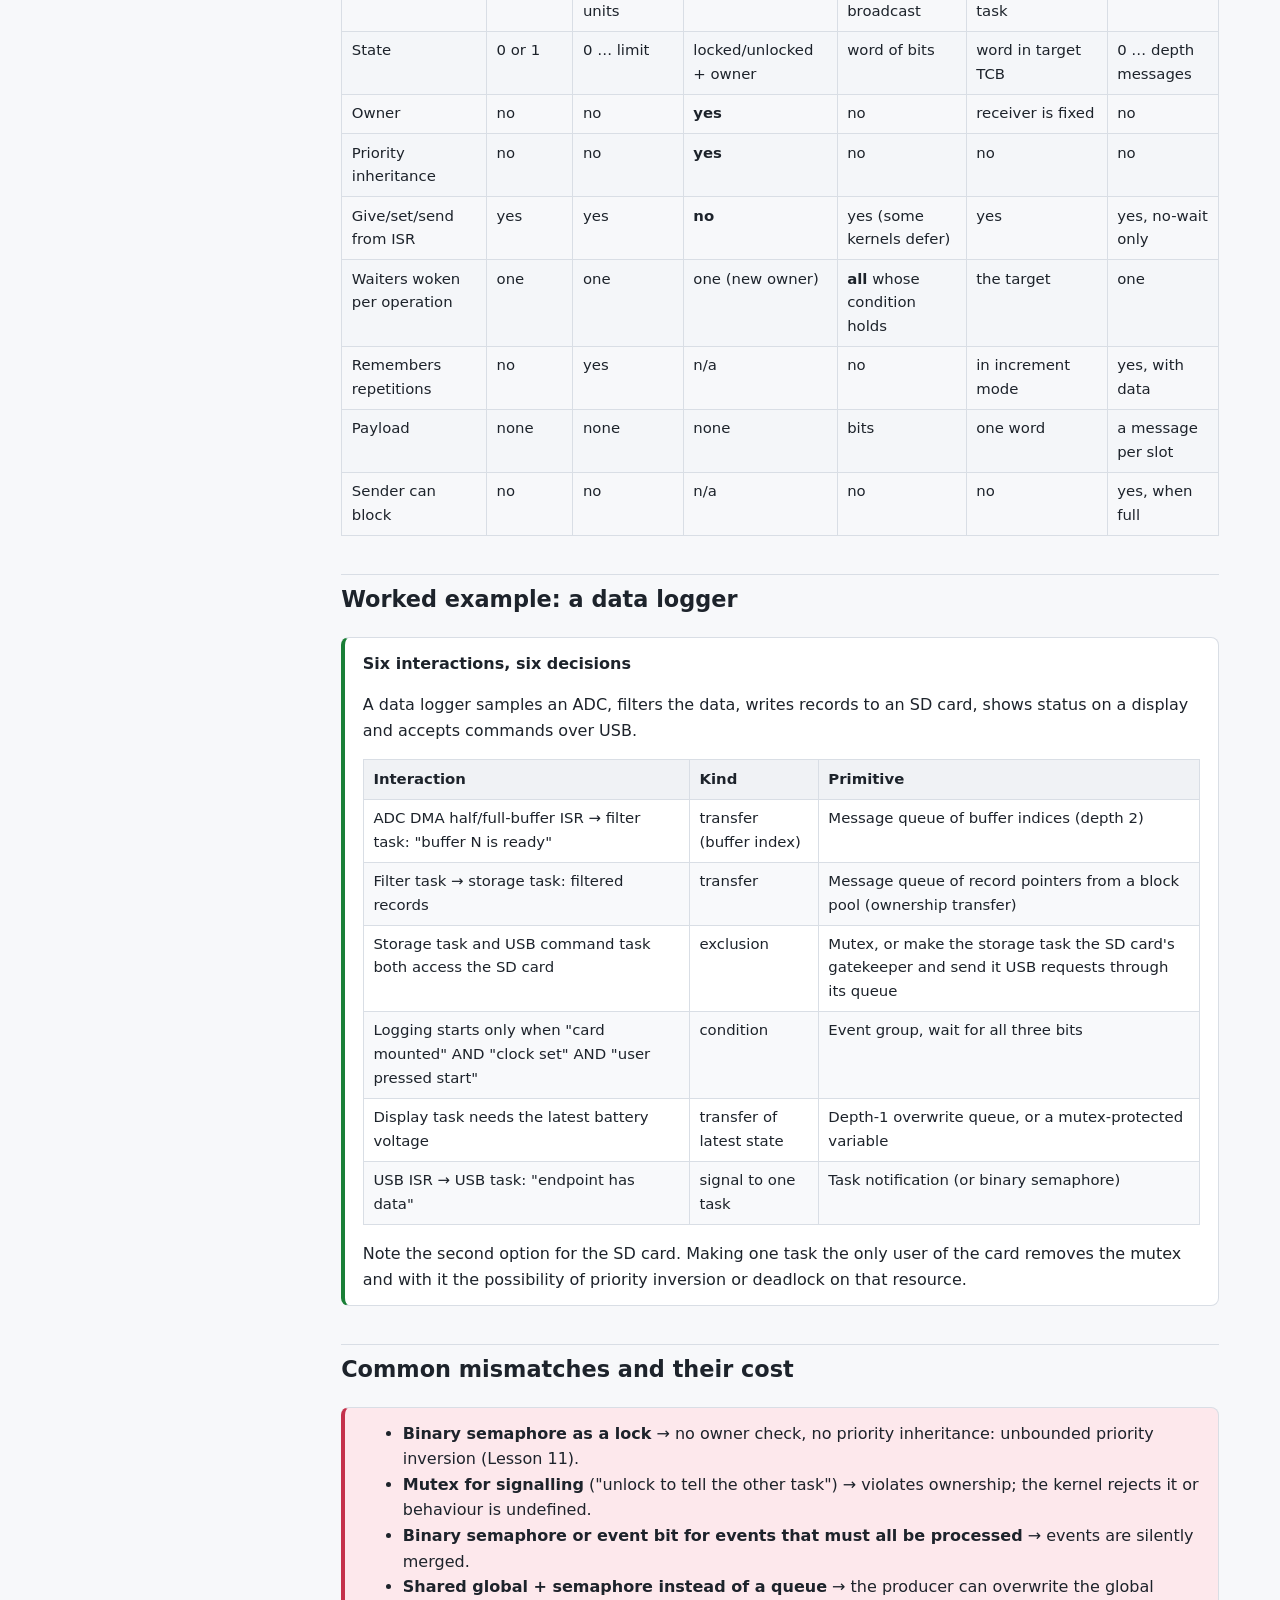
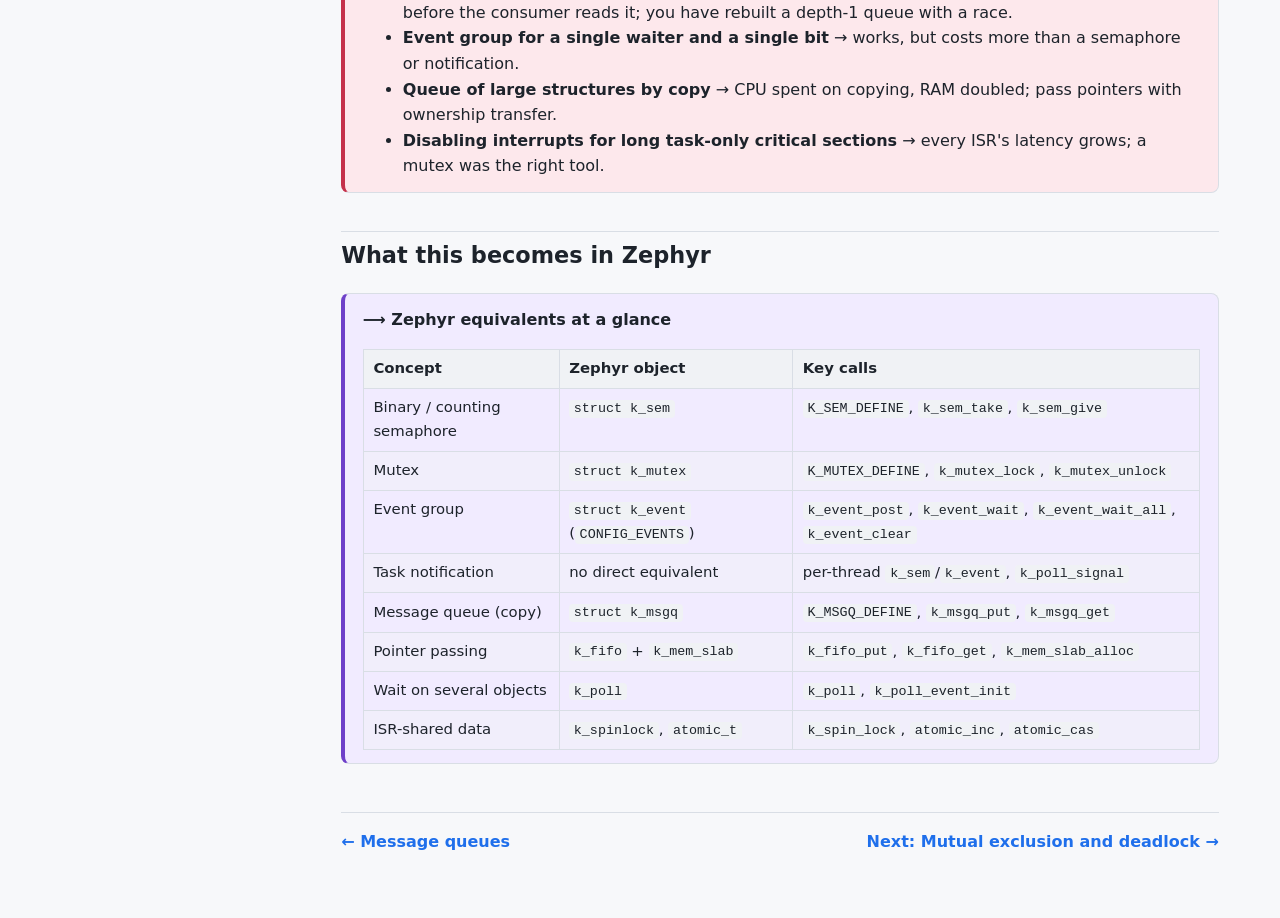
<file: resources/webpages/09_choosing_a_primitive.html>
<!DOCTYPE html>
<html lang="en">
<head>
<meta charset="utf-8">
<meta name="viewport" content="width=device-width, initial-scale=1">
<title>09 · Choosing a Primitive — RTOS Synchronization Primitives</title>
<link rel="stylesheet" href="css/style.css">
</head>
<body>
<header class="topbar">
  <button class="menu-toggle" aria-label="Toggle lesson list">☰</button>
  <a href="index.html" class="brand">RTOS Synchronization Primitives</a>
  <span class="crumb">Part II · Lesson 09 of 12</span>
</header>
<div class="layout">
<nav class="sidebar" aria-label="Lessons">
  <ol><li><a href="index.html">Course home</a></li></ol>
  <h4>Part I · Foundations</h4>
  <ol>
    <li><a href="01_tasks_and_states.html"><span class="num">01</span>Tasks and task states</a></li>
    <li><a href="02_scheduling.html"><span class="num">02</span>Scheduling</a></li>
    <li><a href="03_context_switching.html"><span class="num">03</span>Context switching</a></li>
    <li><a href="04_interrupts_and_deferred_processing.html"><span class="num">04</span>Interrupts and deferred processing</a></li>
  </ol>
  <h4>Part II · Communication &amp; synchronization</h4>
  <ol>
    <li><a href="05_semaphores.html"><span class="num">05</span>Semaphores</a></li>
    <li><a href="06_mutexes.html"><span class="num">06</span>Mutexes</a></li>
    <li><a href="07_event_groups_and_notifications.html"><span class="num">07</span>Event groups and task notifications</a></li>
    <li><a href="08_message_queues.html"><span class="num">08</span>Message queues</a></li>
    <li><a href="09_choosing_a_primitive.html"><span class="num">09</span>Choosing a primitive</a></li>
  </ol>
  <h4>Part III · Hazards</h4>
  <ol>
    <li><a href="10_mutual_exclusion_and_deadlock.html"><span class="num">10</span>Mutual exclusion and deadlock</a></li>
    <li><a href="11_priority_inversion.html"><span class="num">11</span>Priority inversion</a></li>
  </ol>
  <h4>Part IV · Design practice</h4>
  <ol>
    <li><a href="12_design_guidance.html"><span class="num">12</span>Design guidance and common mistakes</a></li>
  </ol>
</nav>
<main class="content">
<h1>Choosing a primitive</h1>
<p class="lead">Each primitive in Part II solves a different problem. This lesson puts them side by side and gives a procedure for picking the right one, so the hazards in Part III have fewer places to appear.</p>

<div class="box objectives">
  <span class="box-title">Learning objectives</span>
  <ul>
    <li>Classify a synchronisation need as data transfer, mutual exclusion, condition waiting, counting or one-to-one signalling.</li>
    <li>Select the matching primitive with a short decision procedure.</li>
    <li>Compare all primitives on ownership, ISR use, payload, waiters woken and priority inheritance.</li>
    <li>Recognise the most common mismatches and what each one costs.</li>
  </ul>
</div>

<h2>Start from the need, not the API</h2>
<p>Every interaction between two contexts is one of five kinds:</p>
<ol>
  <li><b>Transfer</b>: data must go from A to B.</li>
  <li><b>Exclusion</b>: A and B must not be inside the same code or touch the same resource at the same time.</li>
  <li><b>Condition</b>: B must wait until some combination of things is true, possibly together with other tasks.</li>
  <li><b>Counting</b>: B must handle each of N occurrences, or N units are shared.</li>
  <li><b>Signal</b>: A must tell exactly one known task B that something happened.</li>
</ol>
<figure>
  <img src="images/primitive_selection.svg" alt="Decision flow: data transfer leads to message queue, shared resource to mutex, combined conditions to event group, counting to counting semaphore, signal to one task to task notification, otherwise binary semaphore" width="860">
  <figcaption>Figure 1 · Ask the questions in order; the first "yes" gives the primitive.</figcaption>
</figure>
<p>The order matters. A queue is first because, when data must move anyway, it also provides the synchronisation, and the need for a separate lock disappears. A mutex comes before signalling primitives because a semaphore used as a lock is the most common and most damaging mismatch.</p>

<h2>Side-by-side comparison</h2>
<table>
  <thead>
    <tr><th>Property</th><th>Binary sem.</th><th>Counting sem.</th><th>Mutex</th><th>Event group</th><th>Task notification</th><th>Message queue</th></tr>
  </thead>
  <tbody>
    <tr><td>Purpose</td><td>signal an event</td><td>count events / units</td><td>exclusive access</td><td>wait on conditions, broadcast</td><td>lightweight signal to one task</td><td>transfer data</td></tr>
    <tr><td>State</td><td>0 or 1</td><td>0 … limit</td><td>locked/unlocked + owner</td><td>word of bits</td><td>word in target TCB</td><td>0 … depth messages</td></tr>
    <tr><td>Owner</td><td>no</td><td>no</td><td><b>yes</b></td><td>no</td><td>receiver is fixed</td><td>no</td></tr>
    <tr><td>Priority inheritance</td><td>no</td><td>no</td><td><b>yes</b></td><td>no</td><td>no</td><td>no</td></tr>
    <tr><td>Give/set/send from ISR</td><td>yes</td><td>yes</td><td><b>no</b></td><td>yes (some kernels defer)</td><td>yes</td><td>yes, no-wait only</td></tr>
    <tr><td>Waiters woken per operation</td><td>one</td><td>one</td><td>one (new owner)</td><td><b>all</b> whose condition holds</td><td>the target</td><td>one</td></tr>
    <tr><td>Remembers repetitions</td><td>no</td><td>yes</td><td>n/a</td><td>no</td><td>in increment mode</td><td>yes, with data</td></tr>
    <tr><td>Payload</td><td>none</td><td>none</td><td>none</td><td>bits</td><td>one word</td><td>a message per slot</td></tr>
    <tr><td>Sender can block</td><td>no</td><td>no</td><td>n/a</td><td>no</td><td>no</td><td>yes, when full</td></tr>
  </tbody>
</table>

<h2>Worked example: a data logger</h2>
<div class="box example">
  <span class="box-title">Six interactions, six decisions</span>
  <p>A data logger samples an ADC, filters the data, writes records to an SD card, shows status on a display and accepts commands over USB.</p>
  <table>
    <thead><tr><th>Interaction</th><th>Kind</th><th>Primitive</th></tr></thead>
    <tbody>
      <tr><td>ADC DMA half/full-buffer ISR → filter task: "buffer N is ready"</td><td>transfer (buffer index)</td><td>Message queue of buffer indices (depth 2)</td></tr>
      <tr><td>Filter task → storage task: filtered records</td><td>transfer</td><td>Message queue of record pointers from a block pool (ownership transfer)</td></tr>
      <tr><td>Storage task and USB command task both access the SD card</td><td>exclusion</td><td>Mutex, or make the storage task the SD card's gatekeeper and send it USB requests through its queue</td></tr>
      <tr><td>Logging starts only when "card mounted" AND "clock set" AND "user pressed start"</td><td>condition</td><td>Event group, wait for all three bits</td></tr>
      <tr><td>Display task needs the latest battery voltage</td><td>transfer of latest state</td><td>Depth-1 overwrite queue, or a mutex-protected variable</td></tr>
      <tr><td>USB ISR → USB task: "endpoint has data"</td><td>signal to one task</td><td>Task notification (or binary semaphore)</td></tr>
    </tbody>
  </table>
  <p>Note the second option for the SD card. Making one task the only user of the card removes the mutex and with it the possibility of priority inversion or deadlock on that resource.</p>
</div>

<h2>Common mismatches and their cost</h2>
<div class="box mistakes">
  <ul>
    <li><b>Binary semaphore as a lock</b> → no owner check, no priority inheritance: unbounded priority inversion (Lesson 11).</li>
    <li><b>Mutex for signalling</b> ("unlock to tell the other task") → violates ownership; the kernel rejects it or behaviour is undefined.</li>
    <li><b>Binary semaphore or event bit for events that must all be processed</b> → events are silently merged.</li>
    <li><b>Shared global + semaphore instead of a queue</b> → the producer can overwrite the global before the consumer reads it; you have rebuilt a depth-1 queue with a race.</li>
    <li><b>Event group for a single waiter and a single bit</b> → works, but costs more than a semaphore or notification.</li>
    <li><b>Queue of large structures by copy</b> → CPU spent on copying, RAM doubled; pass pointers with ownership transfer.</li>
    <li><b>Disabling interrupts for long task-only critical sections</b> → every ISR's latency grows; a mutex was the right tool.</li>
  </ul>
</div>

<h2>What this becomes in Zephyr</h2>
<div class="box zephyr">
  <span class="box-title">Zephyr equivalents at a glance</span>
  <table>
    <thead><tr><th>Concept</th><th>Zephyr object</th><th>Key calls</th></tr></thead>
    <tbody>
      <tr><td>Binary / counting semaphore</td><td><code>struct k_sem</code></td><td><code>K_SEM_DEFINE</code>, <code>k_sem_take</code>, <code>k_sem_give</code></td></tr>
      <tr><td>Mutex</td><td><code>struct k_mutex</code></td><td><code>K_MUTEX_DEFINE</code>, <code>k_mutex_lock</code>, <code>k_mutex_unlock</code></td></tr>
      <tr><td>Event group</td><td><code>struct k_event</code> (<code>CONFIG_EVENTS</code>)</td><td><code>k_event_post</code>, <code>k_event_wait</code>, <code>k_event_wait_all</code>, <code>k_event_clear</code></td></tr>
      <tr><td>Task notification</td><td>no direct equivalent</td><td>per-thread <code>k_sem</code>/<code>k_event</code>, <code>k_poll_signal</code></td></tr>
      <tr><td>Message queue (copy)</td><td><code>struct k_msgq</code></td><td><code>K_MSGQ_DEFINE</code>, <code>k_msgq_put</code>, <code>k_msgq_get</code></td></tr>
      <tr><td>Pointer passing</td><td><code>k_fifo</code> + <code>k_mem_slab</code></td><td><code>k_fifo_put</code>, <code>k_fifo_get</code>, <code>k_mem_slab_alloc</code></td></tr>
      <tr><td>Wait on several objects</td><td><code>k_poll</code></td><td><code>k_poll</code>, <code>k_poll_event_init</code></td></tr>
      <tr><td>ISR-shared data</td><td><code>k_spinlock</code>, <code>atomic_t</code></td><td><code>k_spin_lock</code>, <code>atomic_inc</code>, <code>atomic_cas</code></td></tr>
    </tbody>
  </table>
</div>

<nav class="pager">
  <a href="08_message_queues.html" rel="prev">← Message queues</a>
  <a href="10_mutual_exclusion_and_deadlock.html" rel="next">Next: Mutual exclusion and deadlock →</a>
</nav>
</main>
</div>
<script src="js/site.js"></script>
</body>
</html>
</file>
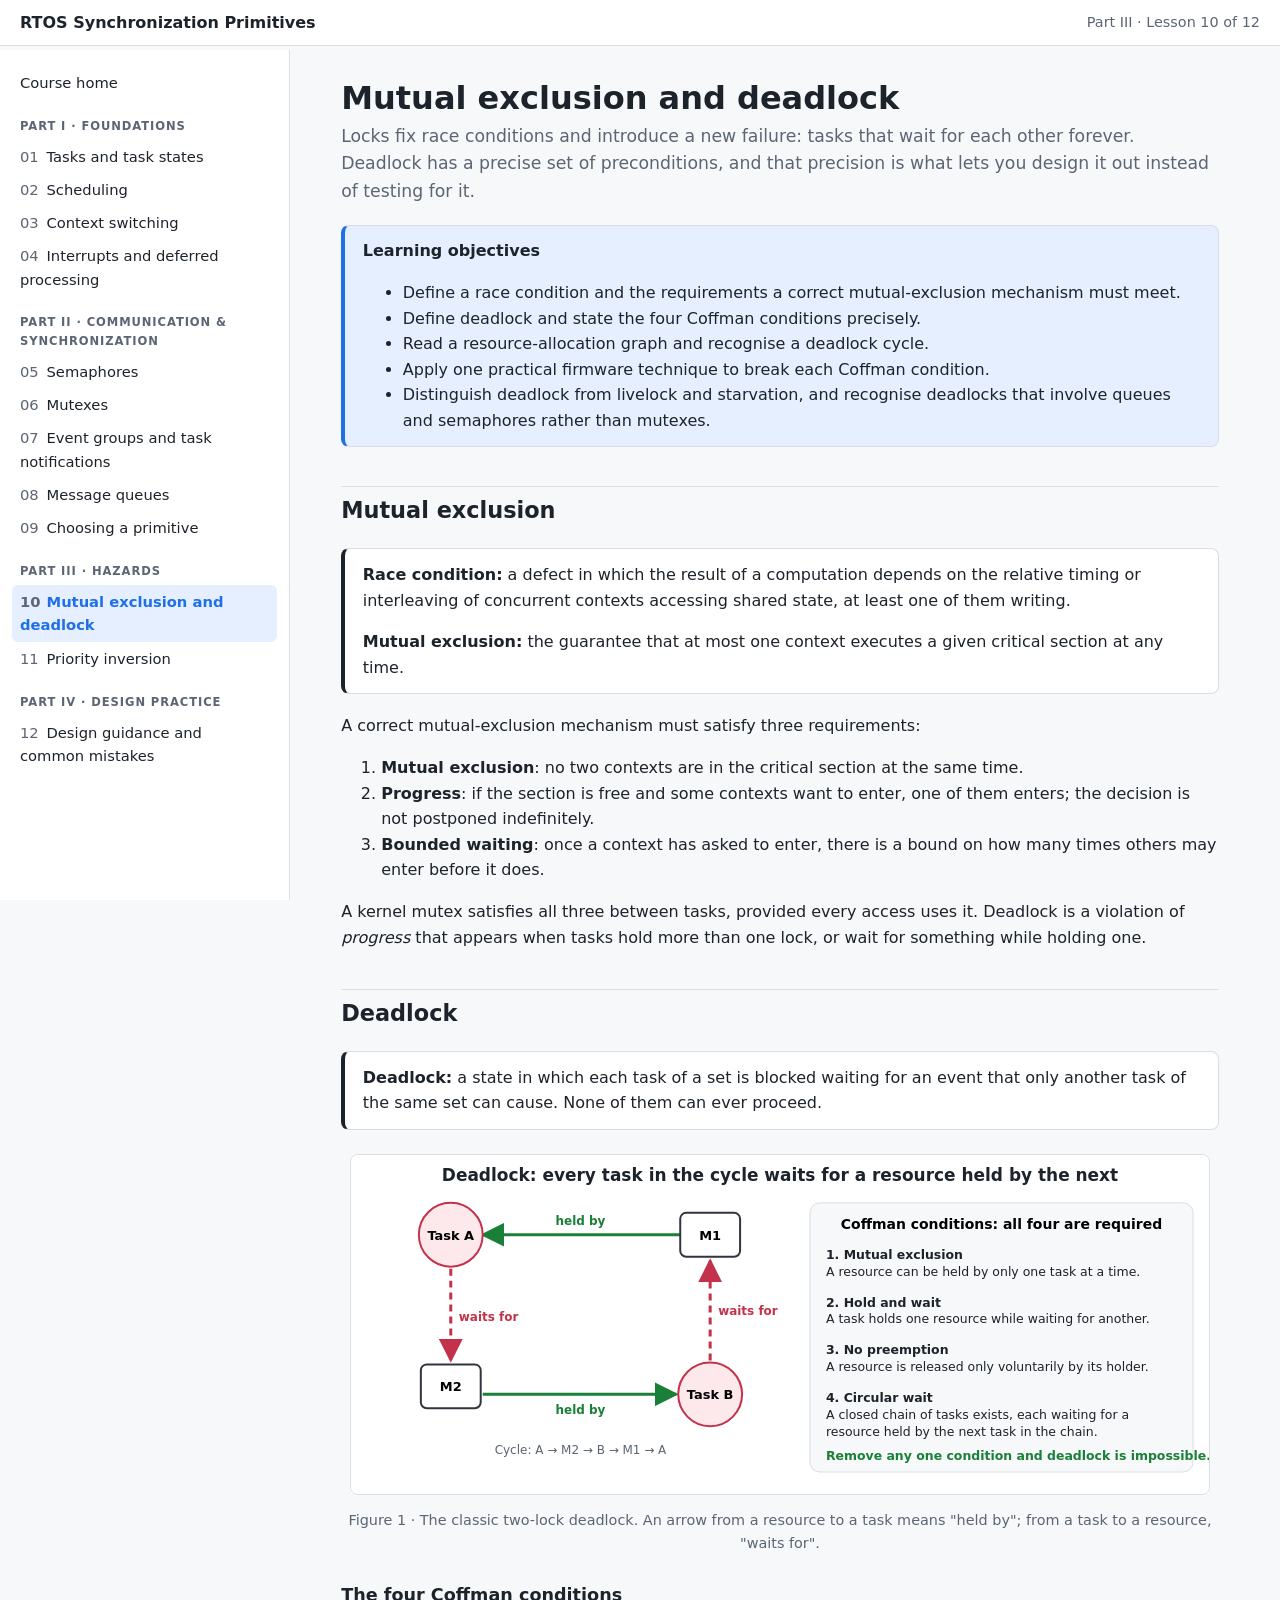
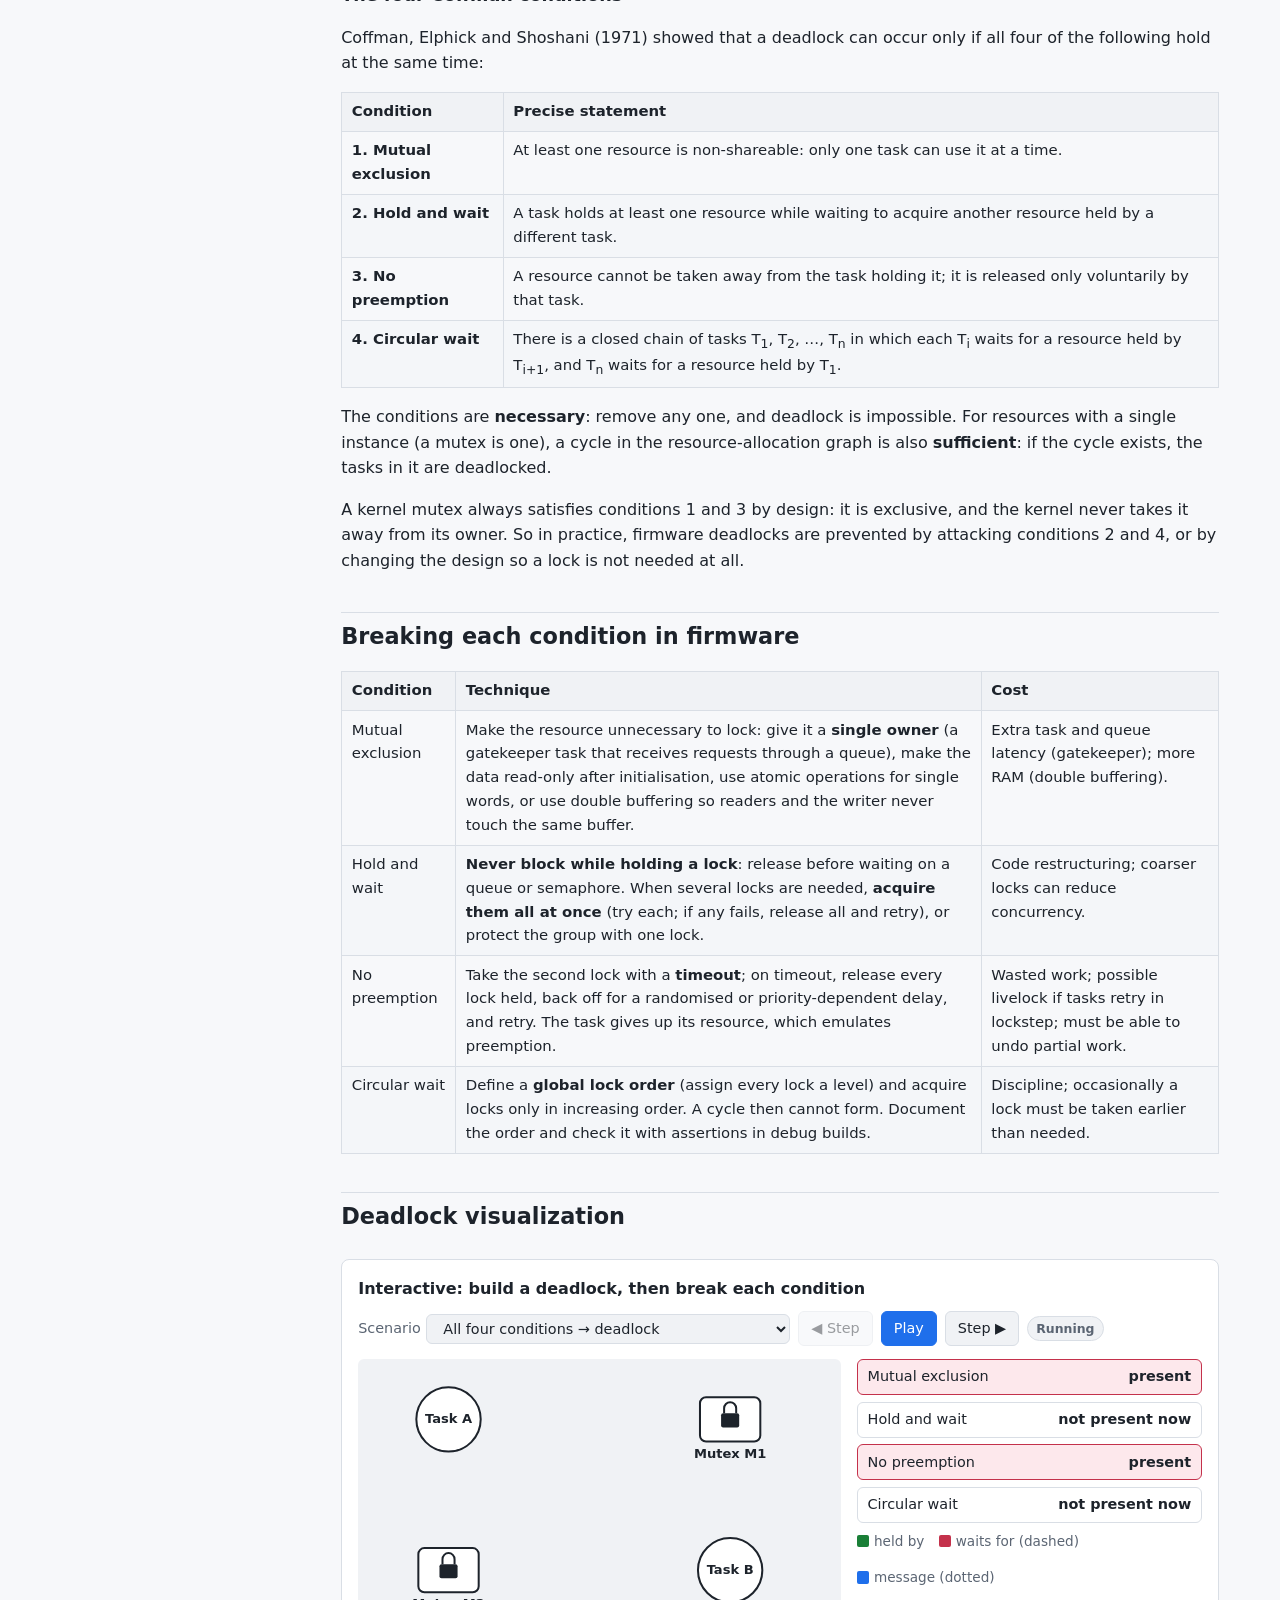
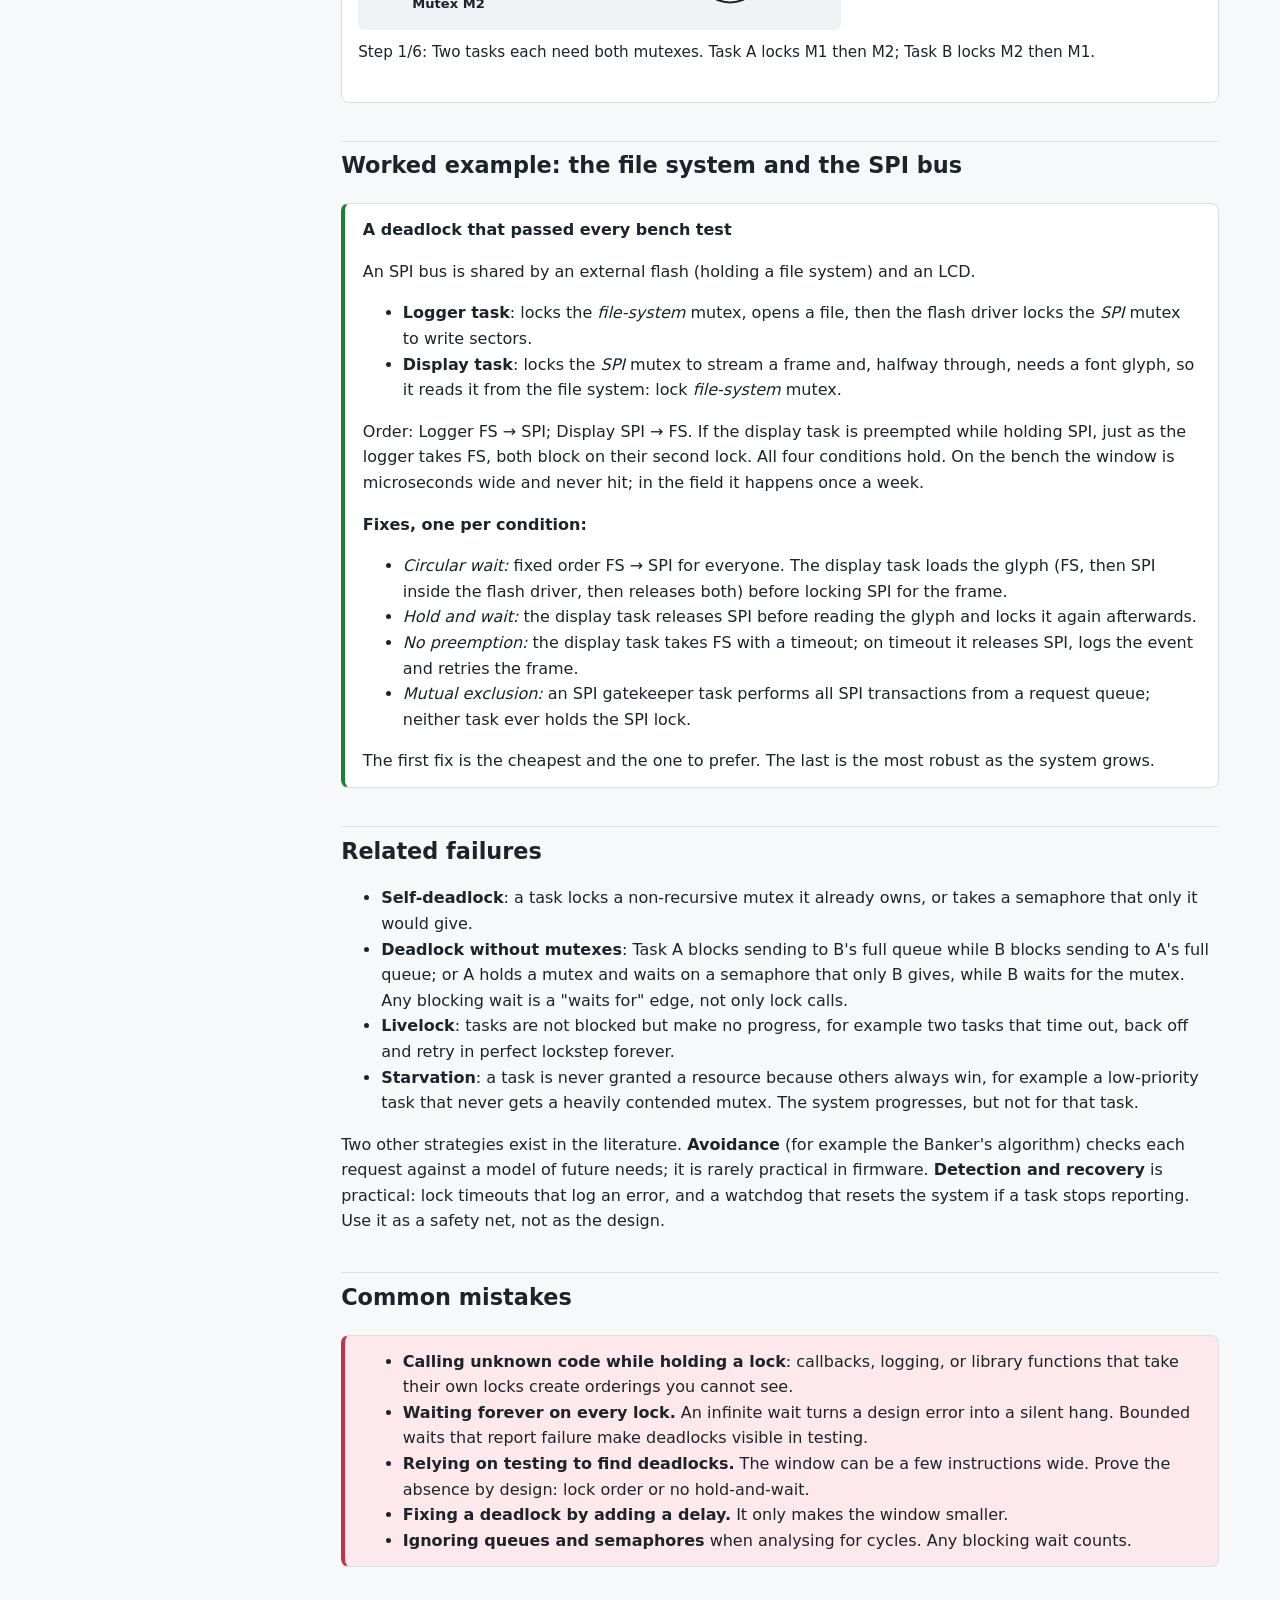
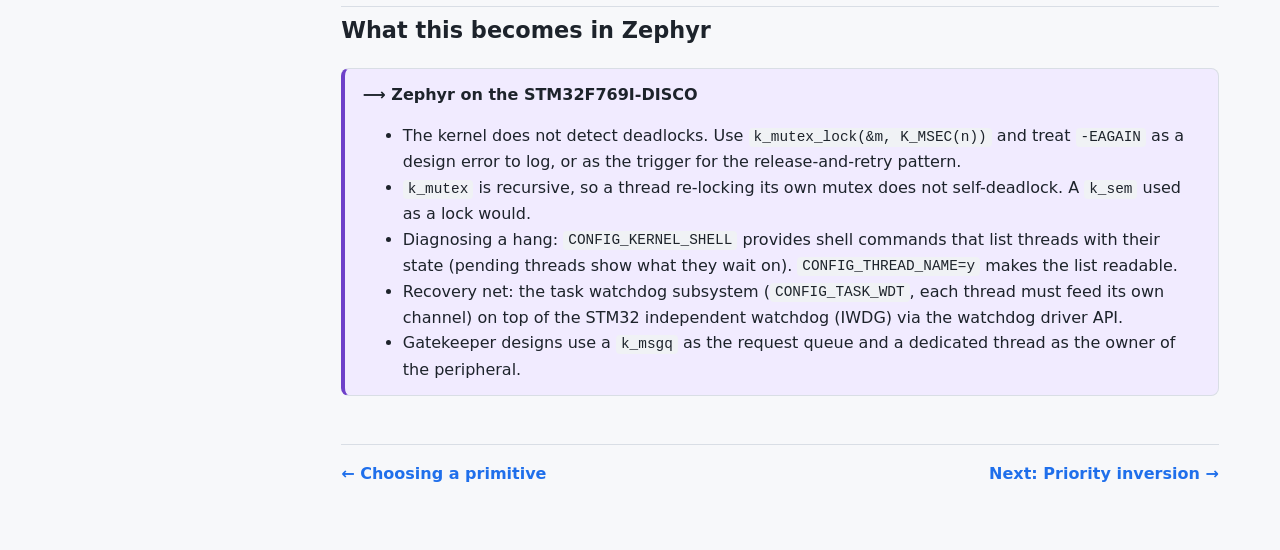
<file: resources/webpages/10_mutual_exclusion_and_deadlock.html>
<!DOCTYPE html>
<html lang="en">
<head>
<meta charset="utf-8">
<meta name="viewport" content="width=device-width, initial-scale=1">
<title>10 · Mutual Exclusion and Deadlock — RTOS Synchronization Primitives</title>
<link rel="stylesheet" href="css/style.css">
</head>
<body>
<header class="topbar">
  <button class="menu-toggle" aria-label="Toggle lesson list">☰</button>
  <a href="index.html" class="brand">RTOS Synchronization Primitives</a>
  <span class="crumb">Part III · Lesson 10 of 12</span>
</header>
<div class="layout">
<nav class="sidebar" aria-label="Lessons">
  <ol><li><a href="index.html">Course home</a></li></ol>
  <h4>Part I · Foundations</h4>
  <ol>
    <li><a href="01_tasks_and_states.html"><span class="num">01</span>Tasks and task states</a></li>
    <li><a href="02_scheduling.html"><span class="num">02</span>Scheduling</a></li>
    <li><a href="03_context_switching.html"><span class="num">03</span>Context switching</a></li>
    <li><a href="04_interrupts_and_deferred_processing.html"><span class="num">04</span>Interrupts and deferred processing</a></li>
  </ol>
  <h4>Part II · Communication &amp; synchronization</h4>
  <ol>
    <li><a href="05_semaphores.html"><span class="num">05</span>Semaphores</a></li>
    <li><a href="06_mutexes.html"><span class="num">06</span>Mutexes</a></li>
    <li><a href="07_event_groups_and_notifications.html"><span class="num">07</span>Event groups and task notifications</a></li>
    <li><a href="08_message_queues.html"><span class="num">08</span>Message queues</a></li>
    <li><a href="09_choosing_a_primitive.html"><span class="num">09</span>Choosing a primitive</a></li>
  </ol>
  <h4>Part III · Hazards</h4>
  <ol>
    <li><a href="10_mutual_exclusion_and_deadlock.html"><span class="num">10</span>Mutual exclusion and deadlock</a></li>
    <li><a href="11_priority_inversion.html"><span class="num">11</span>Priority inversion</a></li>
  </ol>
  <h4>Part IV · Design practice</h4>
  <ol>
    <li><a href="12_design_guidance.html"><span class="num">12</span>Design guidance and common mistakes</a></li>
  </ol>
</nav>
<main class="content">
<h1>Mutual exclusion and deadlock</h1>
<p class="lead">Locks fix race conditions and introduce a new failure: tasks that wait for each other forever. Deadlock has a precise set of preconditions, and that precision is what lets you design it out instead of testing for it.</p>

<div class="box objectives">
  <span class="box-title">Learning objectives</span>
  <ul>
    <li>Define a race condition and the requirements a correct mutual-exclusion mechanism must meet.</li>
    <li>Define deadlock and state the four Coffman conditions precisely.</li>
    <li>Read a resource-allocation graph and recognise a deadlock cycle.</li>
    <li>Apply one practical firmware technique to break each Coffman condition.</li>
    <li>Distinguish deadlock from livelock and starvation, and recognise deadlocks that involve queues and semaphores rather than mutexes.</li>
  </ul>
</div>

<h2>Mutual exclusion</h2>
<div class="box definition">
  <p><span class="term">Race condition:</span> a defect in which the result of a computation depends on the relative timing or interleaving of concurrent contexts accessing shared state, at least one of them writing.</p>
  <p><span class="term">Mutual exclusion:</span> the guarantee that at most one context executes a given critical section at any time.</p>
</div>
<p>A correct mutual-exclusion mechanism must satisfy three requirements:</p>
<ol>
  <li><b>Mutual exclusion</b>: no two contexts are in the critical section at the same time.</li>
  <li><b>Progress</b>: if the section is free and some contexts want to enter, one of them enters; the decision is not postponed indefinitely.</li>
  <li><b>Bounded waiting</b>: once a context has asked to enter, there is a bound on how many times others may enter before it does.</li>
</ol>
<p>A kernel mutex satisfies all three between tasks, provided every access uses it. Deadlock is a violation of <em>progress</em> that appears when tasks hold more than one lock, or wait for something while holding one.</p>

<h2>Deadlock</h2>
<div class="box definition">
  <p><span class="term">Deadlock:</span> a state in which each task of a set is blocked waiting for an event that only another task of the same set can cause. None of them can ever proceed.</p>
</div>
<figure>
  <img src="images/deadlock_cycle.svg" alt="Resource-allocation graph: Task A holds M1 and waits for M2, Task B holds M2 and waits for M1, forming a cycle; panel listing the four Coffman conditions" width="860">
  <figcaption>Figure 1 · The classic two-lock deadlock. An arrow from a resource to a task means "held by"; from a task to a resource, "waits for".</figcaption>
</figure>

<h3>The four Coffman conditions</h3>
<p>Coffman, Elphick and Shoshani (1971) showed that a deadlock can occur only if all four of the following hold at the same time:</p>
<table>
  <thead><tr><th>Condition</th><th>Precise statement</th></tr></thead>
  <tbody>
    <tr><td><b>1. Mutual exclusion</b></td><td>At least one resource is non-shareable: only one task can use it at a time.</td></tr>
    <tr><td><b>2. Hold and wait</b></td><td>A task holds at least one resource while waiting to acquire another resource held by a different task.</td></tr>
    <tr><td><b>3. No preemption</b></td><td>A resource cannot be taken away from the task holding it; it is released only voluntarily by that task.</td></tr>
    <tr><td><b>4. Circular wait</b></td><td>There is a closed chain of tasks T<sub>1</sub>, T<sub>2</sub>, …, T<sub>n</sub> in which each T<sub>i</sub> waits for a resource held by T<sub>i+1</sub>, and T<sub>n</sub> waits for a resource held by T<sub>1</sub>.</td></tr>
  </tbody>
</table>
<p>The conditions are <strong>necessary</strong>: remove any one, and deadlock is impossible. For resources with a single instance (a mutex is one), a cycle in the resource-allocation graph is also <strong>sufficient</strong>: if the cycle exists, the tasks in it are deadlocked.</p>
<p>A kernel mutex always satisfies conditions 1 and 3 by design: it is exclusive, and the kernel never takes it away from its owner. So in practice, firmware deadlocks are prevented by attacking conditions 2 and 4, or by changing the design so a lock is not needed at all.</p>

<h2>Breaking each condition in firmware</h2>
<table>
  <thead><tr><th>Condition</th><th>Technique</th><th>Cost</th></tr></thead>
  <tbody>
    <tr><td>Mutual exclusion</td><td>Make the resource unnecessary to lock: give it a <b>single owner</b> (a gatekeeper task that receives requests through a queue), make the data read-only after initialisation, use atomic operations for single words, or use double buffering so readers and the writer never touch the same buffer.</td><td>Extra task and queue latency (gatekeeper); more RAM (double buffering).</td></tr>
    <tr><td>Hold and wait</td><td><b>Never block while holding a lock</b>: release before waiting on a queue or semaphore. When several locks are needed, <b>acquire them all at once</b> (try each; if any fails, release all and retry), or protect the group with one lock.</td><td>Code restructuring; coarser locks can reduce concurrency.</td></tr>
    <tr><td>No preemption</td><td>Take the second lock with a <b>timeout</b>; on timeout, release every lock held, back off for a randomised or priority-dependent delay, and retry. The task gives up its resource, which emulates preemption.</td><td>Wasted work; possible livelock if tasks retry in lockstep; must be able to undo partial work.</td></tr>
    <tr><td>Circular wait</td><td>Define a <b>global lock order</b> (assign every lock a level) and acquire locks only in increasing order. A cycle then cannot form. Document the order and check it with assertions in debug builds.</td><td>Discipline; occasionally a lock must be taken earlier than needed.</td></tr>
  </tbody>
</table>

<h2>Deadlock visualization</h2>
<div class="demo" data-demo="deadlock">
  <p class="demo-title">Interactive: build a deadlock, then break each condition</p>
  <div class="demo-controls">
    <label>Scenario
      <select data-opt="scenario">
        <option value="deadlock">All four conditions → deadlock</option>
        <option value="ordering">Break circular wait (lock ordering)</option>
        <option value="holdwait">Break hold and wait (all or nothing)</option>
        <option value="preempt">Break no preemption (timeout and back off)</option>
        <option value="gatekeeper">Break mutual exclusion (gatekeeper task)</option>
      </select>
    </label>
    <button data-act="prev">◀ Step</button>
    <button class="primary" data-act="play">Play</button>
    <button data-act="next">Step ▶</button>
    <span class="dl-verdict badge neutral">Running</span>
  </div>
  <div class="dl-wrap">
    <svg viewBox="0 0 480 270" role="img" aria-label="Resource allocation graph"></svg>
    <div>
      <ul class="conds"></ul>
      <div class="legend">
        <span style="--sw: var(--ok)">held by</span>
        <span style="--sw: var(--bad)">waits for (dashed)</span>
        <span style="--sw: var(--accent)">message (dotted)</span>
      </div>
    </div>
  </div>
  <div class="dl-step"></div>
</div>

<h2>Worked example: the file system and the SPI bus</h2>
<div class="box example">
  <span class="box-title">A deadlock that passed every bench test</span>
  <p>An SPI bus is shared by an external flash (holding a file system) and an LCD.</p>
  <ul>
    <li><b>Logger task</b>: locks the <em>file-system</em> mutex, opens a file, then the flash driver locks the <em>SPI</em> mutex to write sectors.</li>
    <li><b>Display task</b>: locks the <em>SPI</em> mutex to stream a frame and, halfway through, needs a font glyph, so it reads it from the file system: lock <em>file-system</em> mutex.</li>
  </ul>
  <p>Order: Logger FS → SPI; Display SPI → FS. If the display task is preempted while holding SPI, just as the logger takes FS, both block on their second lock. All four conditions hold. On the bench the window is microseconds wide and never hit; in the field it happens once a week.</p>
  <p><b>Fixes, one per condition:</b></p>
  <ul>
    <li><em>Circular wait:</em> fixed order FS → SPI for everyone. The display task loads the glyph (FS, then SPI inside the flash driver, then releases both) before locking SPI for the frame.</li>
    <li><em>Hold and wait:</em> the display task releases SPI before reading the glyph and locks it again afterwards.</li>
    <li><em>No preemption:</em> the display task takes FS with a timeout; on timeout it releases SPI, logs the event and retries the frame.</li>
    <li><em>Mutual exclusion:</em> an SPI gatekeeper task performs all SPI transactions from a request queue; neither task ever holds the SPI lock.</li>
  </ul>
  <p>The first fix is the cheapest and the one to prefer. The last is the most robust as the system grows.</p>
</div>

<h2>Related failures</h2>
<ul>
  <li><b>Self-deadlock</b>: a task locks a non-recursive mutex it already owns, or takes a semaphore that only it would give.</li>
  <li><b>Deadlock without mutexes</b>: Task A blocks sending to B's full queue while B blocks sending to A's full queue; or A holds a mutex and waits on a semaphore that only B gives, while B waits for the mutex. Any blocking wait is a "waits for" edge, not only lock calls.</li>
  <li><b>Livelock</b>: tasks are not blocked but make no progress, for example two tasks that time out, back off and retry in perfect lockstep forever.</li>
  <li><b>Starvation</b>: a task is never granted a resource because others always win, for example a low-priority task that never gets a heavily contended mutex. The system progresses, but not for that task.</li>
</ul>
<p>Two other strategies exist in the literature. <b>Avoidance</b> (for example the Banker's algorithm) checks each request against a model of future needs; it is rarely practical in firmware. <b>Detection and recovery</b> is practical: lock timeouts that log an error, and a watchdog that resets the system if a task stops reporting. Use it as a safety net, not as the design.</p>

<h2>Common mistakes</h2>
<div class="box mistakes">
  <ul>
    <li><b>Calling unknown code while holding a lock</b>: callbacks, logging, or library functions that take their own locks create orderings you cannot see.</li>
    <li><b>Waiting forever on every lock.</b> An infinite wait turns a design error into a silent hang. Bounded waits that report failure make deadlocks visible in testing.</li>
    <li><b>Relying on testing to find deadlocks.</b> The window can be a few instructions wide. Prove the absence by design: lock order or no hold-and-wait.</li>
    <li><b>Fixing a deadlock by adding a delay.</b> It only makes the window smaller.</li>
    <li><b>Ignoring queues and semaphores</b> when analysing for cycles. Any blocking wait counts.</li>
  </ul>
</div>

<h2>What this becomes in Zephyr</h2>
<div class="box zephyr">
  <span class="box-title">Zephyr on the STM32F769I-DISCO</span>
  <ul>
    <li>The kernel does not detect deadlocks. Use <code>k_mutex_lock(&amp;m, K_MSEC(n))</code> and treat <code>-EAGAIN</code> as a design error to log, or as the trigger for the release-and-retry pattern.</li>
    <li><code>k_mutex</code> is recursive, so a thread re-locking its own mutex does not self-deadlock. A <code>k_sem</code> used as a lock would.</li>
    <li>Diagnosing a hang: <code>CONFIG_KERNEL_SHELL</code> provides shell commands that list threads with their state (pending threads show what they wait on). <code>CONFIG_THREAD_NAME=y</code> makes the list readable.</li>
    <li>Recovery net: the task watchdog subsystem (<code>CONFIG_TASK_WDT</code>, each thread must feed its own channel) on top of the STM32 independent watchdog (IWDG) via the watchdog driver API.</li>
    <li>Gatekeeper designs use a <code>k_msgq</code> as the request queue and a dedicated thread as the owner of the peripheral.</li>
  </ul>
</div>

<nav class="pager">
  <a href="09_choosing_a_primitive.html" rel="prev">← Choosing a primitive</a>
  <a href="11_priority_inversion.html" rel="next">Next: Priority inversion →</a>
</nav>
</main>
</div>
<script src="js/site.js"></script>
<script src="js/deadlock_demo.js"></script>
</body>
</html>
</file>
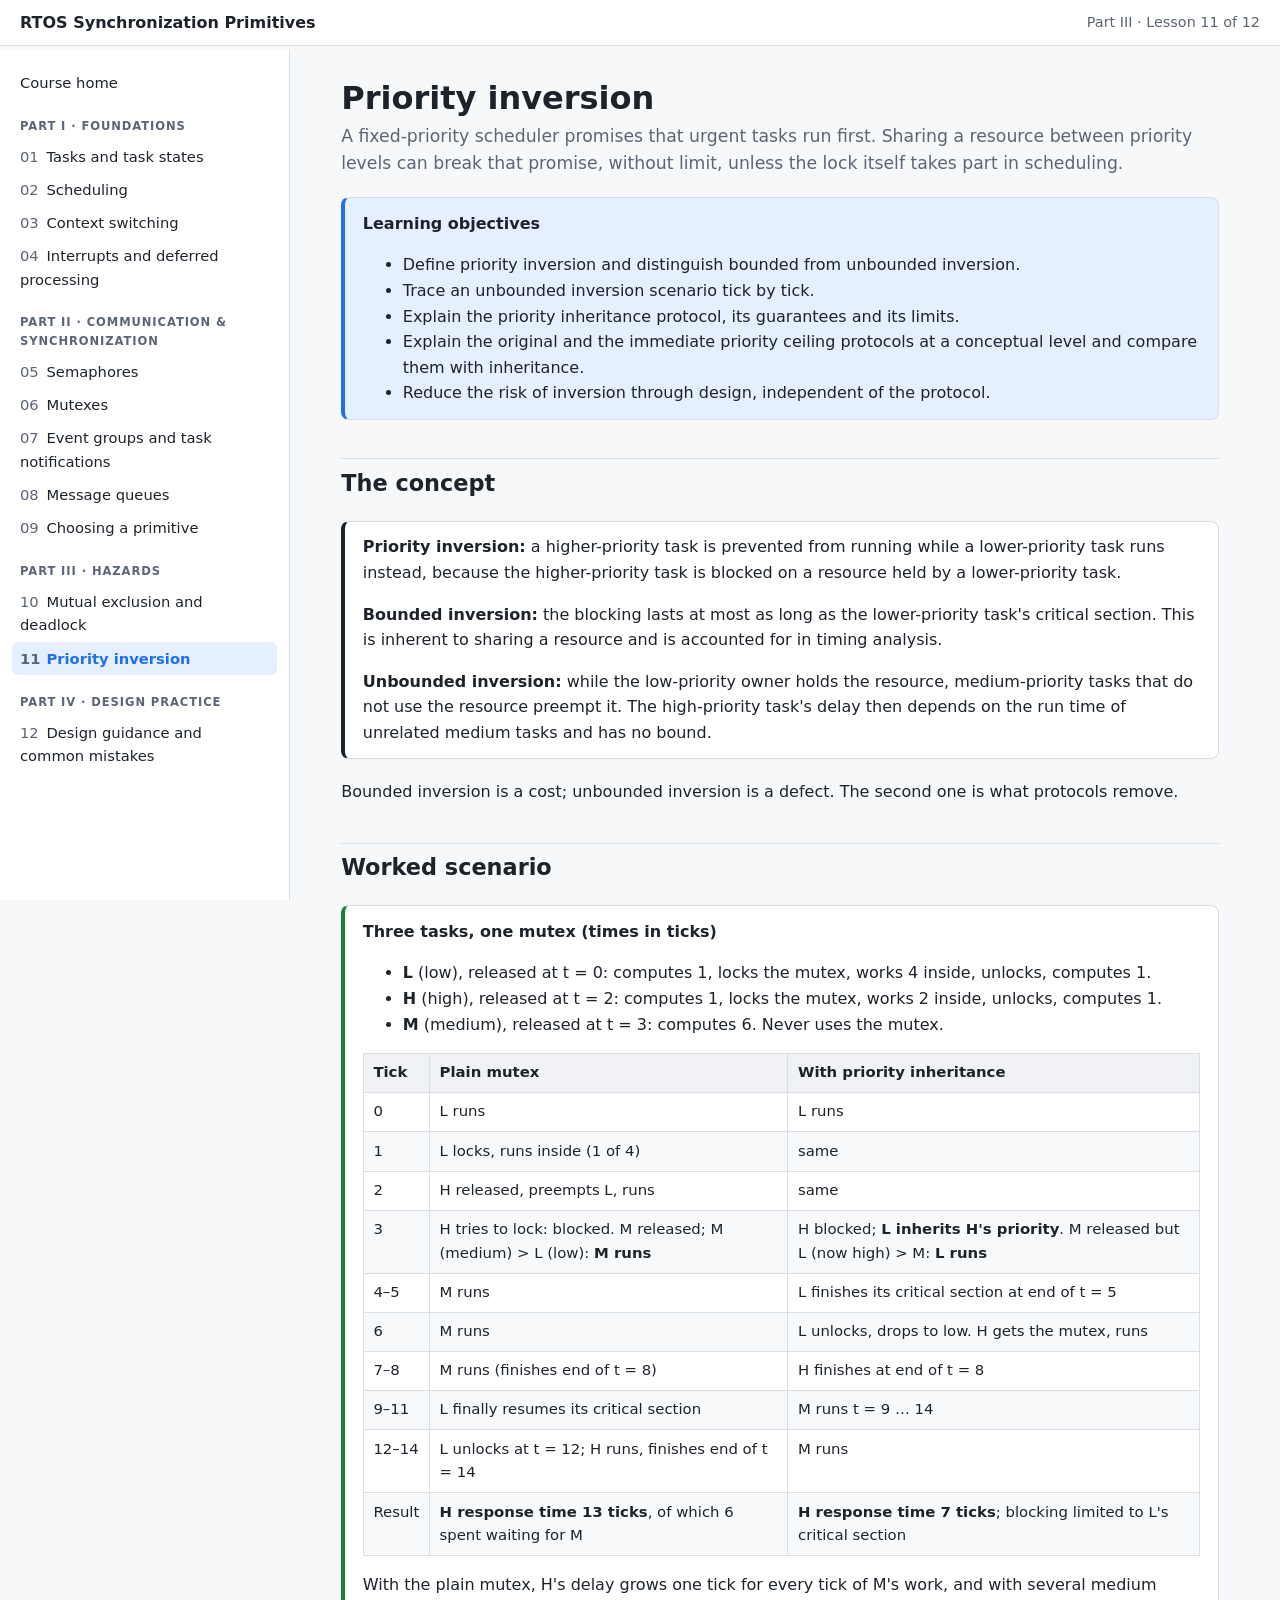
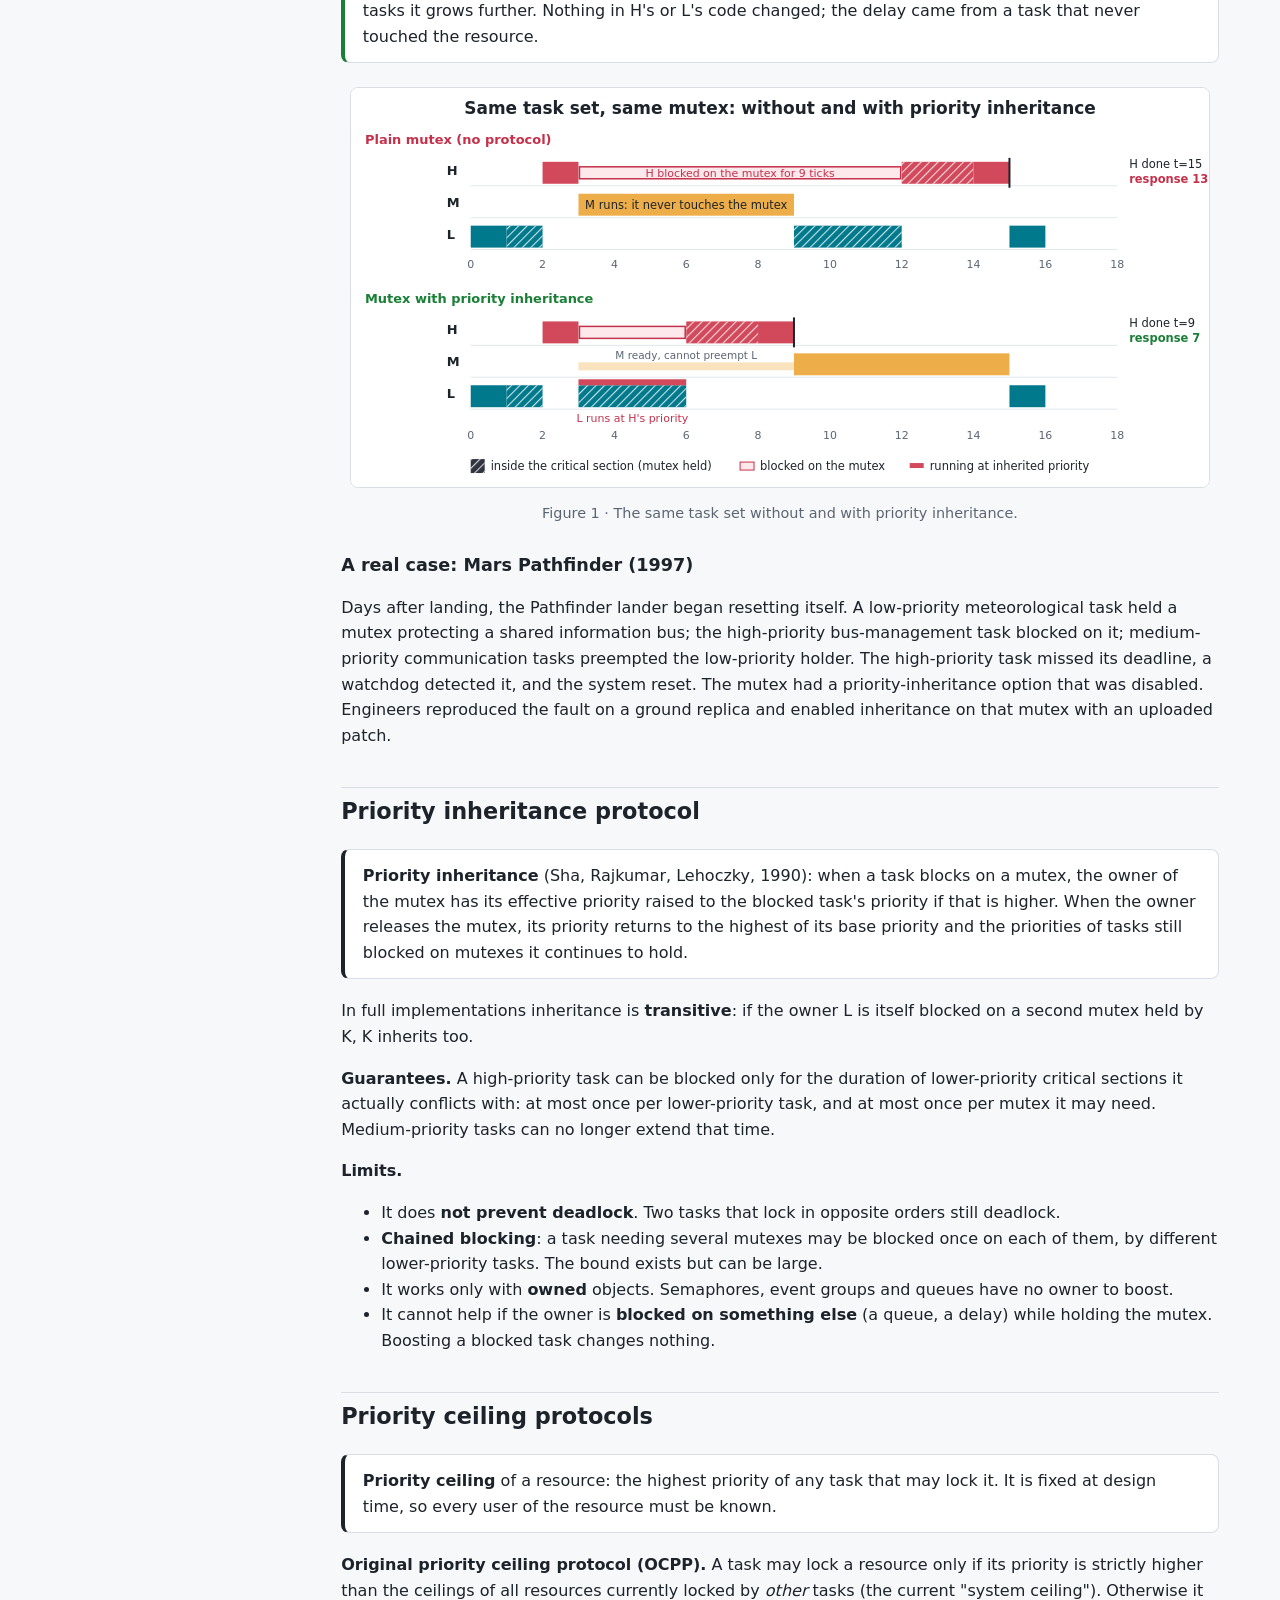
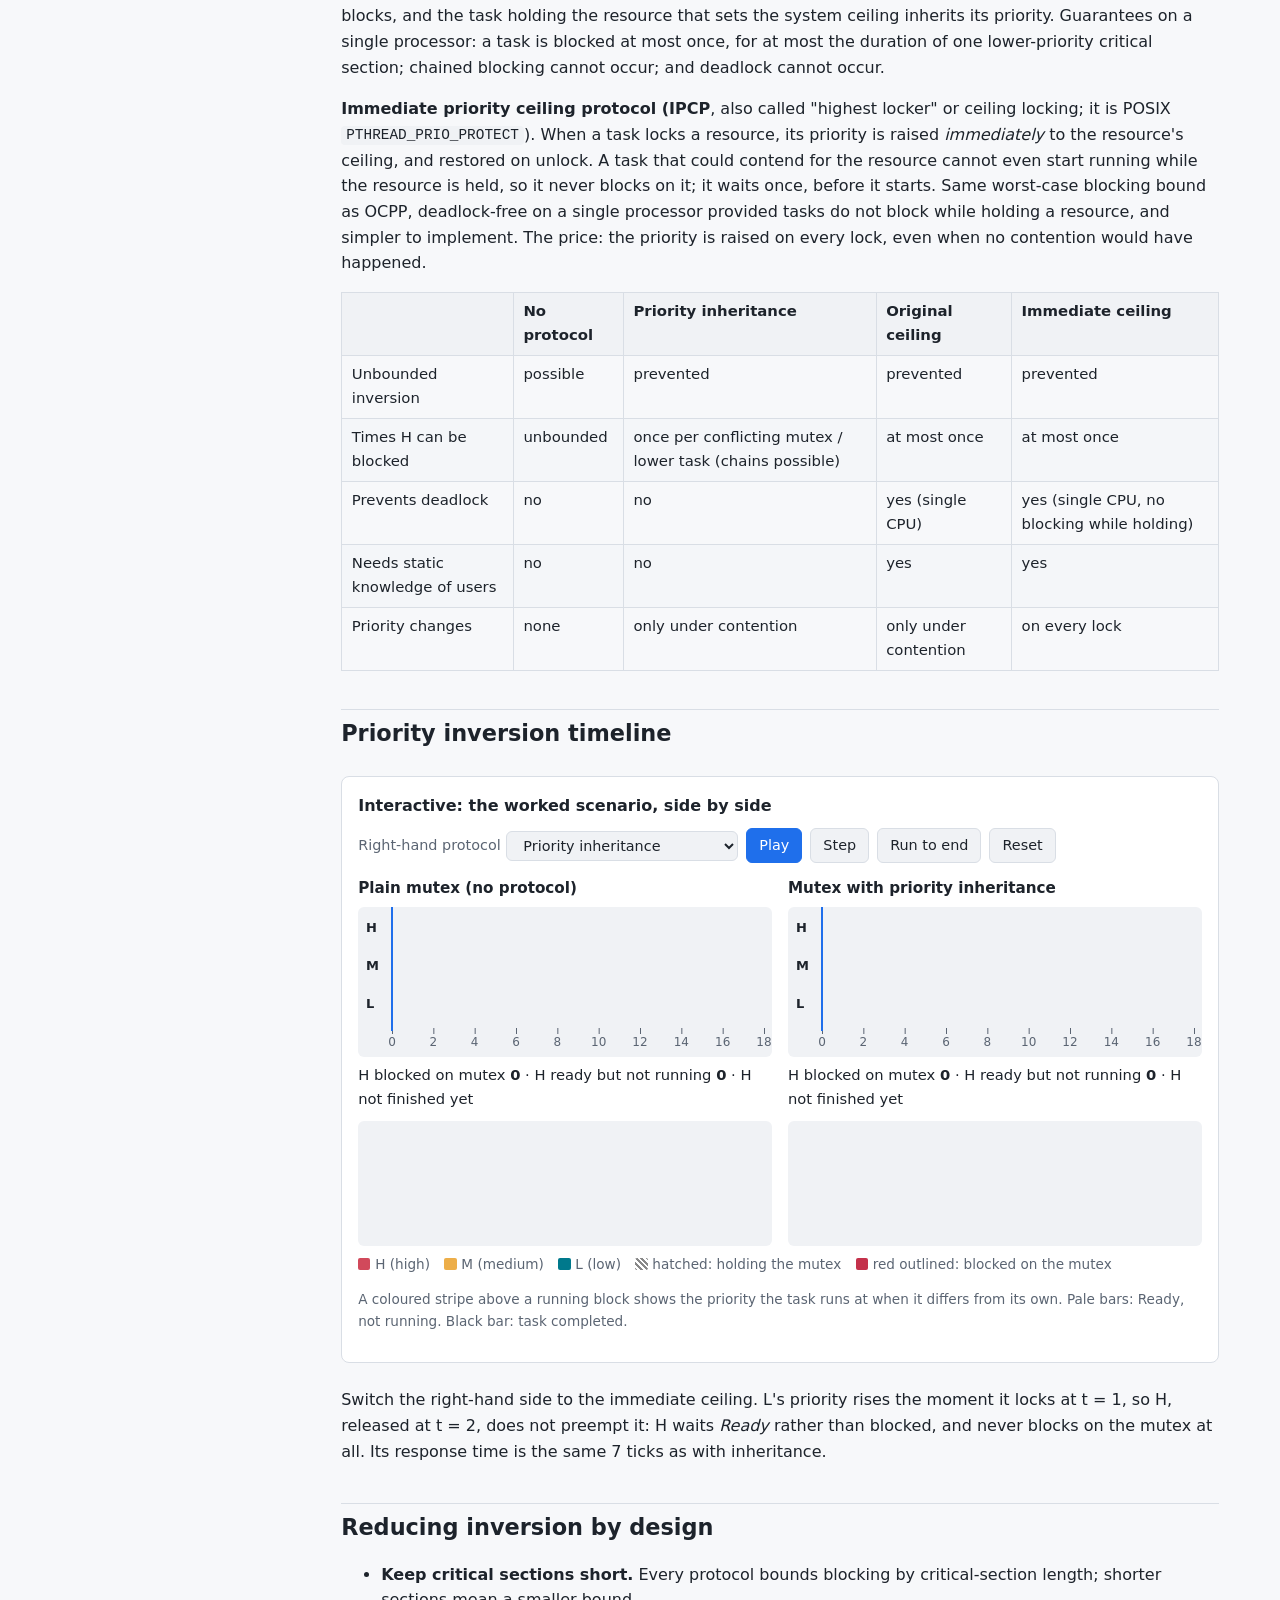
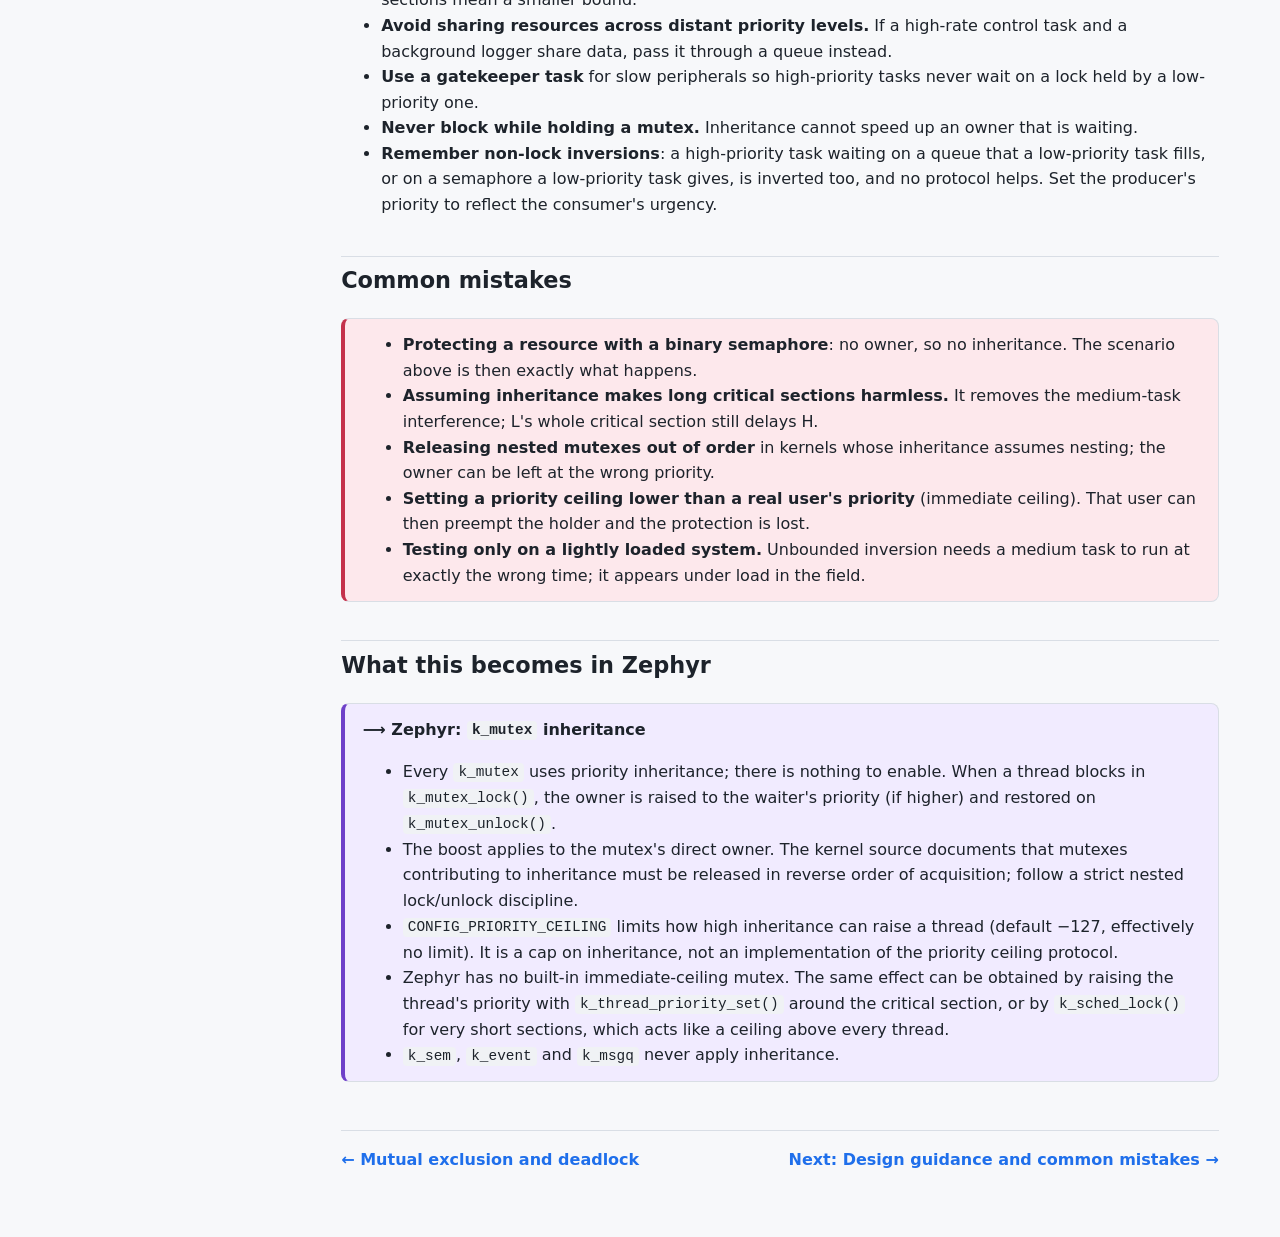
<file: resources/webpages/11_priority_inversion.html>
<!DOCTYPE html>
<html lang="en">
<head>
<meta charset="utf-8">
<meta name="viewport" content="width=device-width, initial-scale=1">
<title>11 · Priority Inversion — RTOS Synchronization Primitives</title>
<link rel="stylesheet" href="css/style.css">
</head>
<body>
<header class="topbar">
  <button class="menu-toggle" aria-label="Toggle lesson list">☰</button>
  <a href="index.html" class="brand">RTOS Synchronization Primitives</a>
  <span class="crumb">Part III · Lesson 11 of 12</span>
</header>
<div class="layout">
<nav class="sidebar" aria-label="Lessons">
  <ol><li><a href="index.html">Course home</a></li></ol>
  <h4>Part I · Foundations</h4>
  <ol>
    <li><a href="01_tasks_and_states.html"><span class="num">01</span>Tasks and task states</a></li>
    <li><a href="02_scheduling.html"><span class="num">02</span>Scheduling</a></li>
    <li><a href="03_context_switching.html"><span class="num">03</span>Context switching</a></li>
    <li><a href="04_interrupts_and_deferred_processing.html"><span class="num">04</span>Interrupts and deferred processing</a></li>
  </ol>
  <h4>Part II · Communication &amp; synchronization</h4>
  <ol>
    <li><a href="05_semaphores.html"><span class="num">05</span>Semaphores</a></li>
    <li><a href="06_mutexes.html"><span class="num">06</span>Mutexes</a></li>
    <li><a href="07_event_groups_and_notifications.html"><span class="num">07</span>Event groups and task notifications</a></li>
    <li><a href="08_message_queues.html"><span class="num">08</span>Message queues</a></li>
    <li><a href="09_choosing_a_primitive.html"><span class="num">09</span>Choosing a primitive</a></li>
  </ol>
  <h4>Part III · Hazards</h4>
  <ol>
    <li><a href="10_mutual_exclusion_and_deadlock.html"><span class="num">10</span>Mutual exclusion and deadlock</a></li>
    <li><a href="11_priority_inversion.html"><span class="num">11</span>Priority inversion</a></li>
  </ol>
  <h4>Part IV · Design practice</h4>
  <ol>
    <li><a href="12_design_guidance.html"><span class="num">12</span>Design guidance and common mistakes</a></li>
  </ol>
</nav>
<main class="content">
<h1>Priority inversion</h1>
<p class="lead">A fixed-priority scheduler promises that urgent tasks run first. Sharing a resource between priority levels can break that promise, without limit, unless the lock itself takes part in scheduling.</p>

<div class="box objectives">
  <span class="box-title">Learning objectives</span>
  <ul>
    <li>Define priority inversion and distinguish bounded from unbounded inversion.</li>
    <li>Trace an unbounded inversion scenario tick by tick.</li>
    <li>Explain the priority inheritance protocol, its guarantees and its limits.</li>
    <li>Explain the original and the immediate priority ceiling protocols at a conceptual level and compare them with inheritance.</li>
    <li>Reduce the risk of inversion through design, independent of the protocol.</li>
  </ul>
</div>

<h2>The concept</h2>
<div class="box definition">
  <p><span class="term">Priority inversion:</span> a higher-priority task is prevented from running while a lower-priority task runs instead, because the higher-priority task is blocked on a resource held by a lower-priority task.</p>
  <p><span class="term">Bounded inversion:</span> the blocking lasts at most as long as the lower-priority task's critical section. This is inherent to sharing a resource and is accounted for in timing analysis.</p>
  <p><span class="term">Unbounded inversion:</span> while the low-priority owner holds the resource, medium-priority tasks that do not use the resource preempt it. The high-priority task's delay then depends on the run time of unrelated medium tasks and has no bound.</p>
</div>
<p>Bounded inversion is a cost; unbounded inversion is a defect. The second one is what protocols remove.</p>

<h2>Worked scenario</h2>
<div class="box example">
  <span class="box-title">Three tasks, one mutex (times in ticks)</span>
  <ul>
    <li><b>L</b> (low), released at t = 0: computes 1, locks the mutex, works 4 inside, unlocks, computes 1.</li>
    <li><b>H</b> (high), released at t = 2: computes 1, locks the mutex, works 2 inside, unlocks, computes 1.</li>
    <li><b>M</b> (medium), released at t = 3: computes 6. Never uses the mutex.</li>
  </ul>
  <table>
    <thead><tr><th>Tick</th><th>Plain mutex</th><th>With priority inheritance</th></tr></thead>
    <tbody>
      <tr><td>0</td><td>L runs</td><td>L runs</td></tr>
      <tr><td>1</td><td>L locks, runs inside (1 of 4)</td><td>same</td></tr>
      <tr><td>2</td><td>H released, preempts L, runs</td><td>same</td></tr>
      <tr><td>3</td><td>H tries to lock: blocked. M released; M (medium) &gt; L (low): <b>M runs</b></td><td>H blocked; <b>L inherits H's priority</b>. M released but L (now high) &gt; M: <b>L runs</b></td></tr>
      <tr><td>4–5</td><td>M runs</td><td>L finishes its critical section at end of t = 5</td></tr>
      <tr><td>6</td><td>M runs</td><td>L unlocks, drops to low. H gets the mutex, runs</td></tr>
      <tr><td>7–8</td><td>M runs (finishes end of t = 8)</td><td>H finishes at end of t = 8</td></tr>
      <tr><td>9–11</td><td>L finally resumes its critical section</td><td>M runs t = 9 … 14</td></tr>
      <tr><td>12–14</td><td>L unlocks at t = 12; H runs, finishes end of t = 14</td><td>M runs</td></tr>
      <tr><td>Result</td><td><b>H response time 13 ticks</b>, of which 6 spent waiting for M</td><td><b>H response time 7 ticks</b>; blocking limited to L's critical section</td></tr>
    </tbody>
  </table>
  <p>With the plain mutex, H's delay grows one tick for every tick of M's work, and with several medium tasks it grows further. Nothing in H's or L's code changed; the delay came from a task that never touched the resource.</p>
</div>
<figure>
  <img src="images/priority_inversion.svg" alt="Two Gantt charts. Top: plain mutex, H blocked from t=3 to t=12 while M runs; H done at 15. Bottom: inheritance, L runs at H's priority until t=6, H done at 9, M runs afterwards." width="860">
  <figcaption>Figure 1 · The same task set without and with priority inheritance.</figcaption>
</figure>

<h3>A real case: Mars Pathfinder (1997)</h3>
<p>Days after landing, the Pathfinder lander began resetting itself. A low-priority meteorological task held a mutex protecting a shared information bus; the high-priority bus-management task blocked on it; medium-priority communication tasks preempted the low-priority holder. The high-priority task missed its deadline, a watchdog detected it, and the system reset. The mutex had a priority-inheritance option that was disabled. Engineers reproduced the fault on a ground replica and enabled inheritance on that mutex with an uploaded patch.</p>

<h2>Priority inheritance protocol</h2>
<div class="box definition">
  <p><span class="term">Priority inheritance</span> (Sha, Rajkumar, Lehoczky, 1990): when a task blocks on a mutex, the owner of the mutex has its effective priority raised to the blocked task's priority if that is higher. When the owner releases the mutex, its priority returns to the highest of its base priority and the priorities of tasks still blocked on mutexes it continues to hold.</p>
</div>
<p>In full implementations inheritance is <b>transitive</b>: if the owner L is itself blocked on a second mutex held by K, K inherits too.</p>
<p><b>Guarantees.</b> A high-priority task can be blocked only for the duration of lower-priority critical sections it actually conflicts with: at most once per lower-priority task, and at most once per mutex it may need. Medium-priority tasks can no longer extend that time.</p>
<p><b>Limits.</b></p>
<ul>
  <li>It does <b>not prevent deadlock</b>. Two tasks that lock in opposite orders still deadlock.</li>
  <li><b>Chained blocking</b>: a task needing several mutexes may be blocked once on each of them, by different lower-priority tasks. The bound exists but can be large.</li>
  <li>It works only with <b>owned</b> objects. Semaphores, event groups and queues have no owner to boost.</li>
  <li>It cannot help if the owner is <b>blocked on something else</b> (a queue, a delay) while holding the mutex. Boosting a blocked task changes nothing.</li>
</ul>

<h2>Priority ceiling protocols</h2>
<div class="box definition">
  <p><span class="term">Priority ceiling</span> of a resource: the highest priority of any task that may lock it. It is fixed at design time, so every user of the resource must be known.</p>
</div>
<p><b>Original priority ceiling protocol (OCPP).</b> A task may lock a resource only if its priority is strictly higher than the ceilings of all resources currently locked by <em>other</em> tasks (the current "system ceiling"). Otherwise it blocks, and the task holding the resource that sets the system ceiling inherits its priority. Guarantees on a single processor: a task is blocked at most once, for at most the duration of one lower-priority critical section; chained blocking cannot occur; and deadlock cannot occur.</p>
<p><b>Immediate priority ceiling protocol (IPCP</b>, also called "highest locker" or ceiling locking; it is POSIX <code>PTHREAD_PRIO_PROTECT</code>). When a task locks a resource, its priority is raised <em>immediately</em> to the resource's ceiling, and restored on unlock. A task that could contend for the resource cannot even start running while the resource is held, so it never blocks on it; it waits once, before it starts. Same worst-case blocking bound as OCPP, deadlock-free on a single processor provided tasks do not block while holding a resource, and simpler to implement. The price: the priority is raised on every lock, even when no contention would have happened.</p>
<table>
  <thead><tr><th></th><th>No protocol</th><th>Priority inheritance</th><th>Original ceiling</th><th>Immediate ceiling</th></tr></thead>
  <tbody>
    <tr><td>Unbounded inversion</td><td>possible</td><td>prevented</td><td>prevented</td><td>prevented</td></tr>
    <tr><td>Times H can be blocked</td><td>unbounded</td><td>once per conflicting mutex / lower task (chains possible)</td><td>at most once</td><td>at most once</td></tr>
    <tr><td>Prevents deadlock</td><td>no</td><td>no</td><td>yes (single CPU)</td><td>yes (single CPU, no blocking while holding)</td></tr>
    <tr><td>Needs static knowledge of users</td><td>no</td><td>no</td><td>yes</td><td>yes</td></tr>
    <tr><td>Priority changes</td><td>none</td><td>only under contention</td><td>only under contention</td><td>on every lock</td></tr>
  </tbody>
</table>

<h2>Priority inversion timeline</h2>
<div class="demo" data-demo="inversion">
  <p class="demo-title">Interactive: the worked scenario, side by side</p>
  <div class="demo-controls">
    <label>Right-hand protocol
      <select data-opt="protocol">
        <option value="inherit">Priority inheritance</option>
        <option value="ceiling">Immediate priority ceiling</option>
      </select>
    </label>
    <button class="primary" data-act="play">Play</button>
    <button data-act="step">Step</button>
    <button data-act="all">Run to end</button>
    <button data-act="reset">Reset</button>
  </div>
  <div class="split">
    <div>
      <h4>Plain mutex (no protocol)</h4>
      <canvas data-side="left"></canvas>
      <div class="metric" data-side="left"></div>
      <div class="log" data-side="left"></div>
    </div>
    <div>
      <h4 data-side="right">Mutex with priority inheritance</h4>
      <canvas data-side="right"></canvas>
      <div class="metric" data-side="right"></div>
      <div class="log" data-side="right"></div>
    </div>
  </div>
  <div class="legend">
    <span style="--sw: var(--t-high)">H (high)</span>
    <span style="--sw: var(--t-med)">M (medium)</span>
    <span style="--sw: var(--t-low)">L (low)</span>
    <span style="--sw: repeating-linear-gradient(45deg, #888 0 2px, #fff 2px 4px)">hatched: holding the mutex</span>
    <span style="--sw: var(--bad)">red outlined: blocked on the mutex</span>
  </div>
  <p class="kbd-hint">A coloured stripe above a running block shows the priority the task runs at when it differs from its own. Pale bars: Ready, not running. Black bar: task completed.</p>
</div>
<p>Switch the right-hand side to the immediate ceiling. L's priority rises the moment it locks at t = 1, so H, released at t = 2, does not preempt it: H waits <em>Ready</em> rather than blocked, and never blocks on the mutex at all. Its response time is the same 7 ticks as with inheritance.</p>

<h2>Reducing inversion by design</h2>
<ul>
  <li><b>Keep critical sections short.</b> Every protocol bounds blocking by critical-section length; shorter sections mean a smaller bound.</li>
  <li><b>Avoid sharing resources across distant priority levels.</b> If a high-rate control task and a background logger share data, pass it through a queue instead.</li>
  <li><b>Use a gatekeeper task</b> for slow peripherals so high-priority tasks never wait on a lock held by a low-priority one.</li>
  <li><b>Never block while holding a mutex.</b> Inheritance cannot speed up an owner that is waiting.</li>
  <li><b>Remember non-lock inversions</b>: a high-priority task waiting on a queue that a low-priority task fills, or on a semaphore a low-priority task gives, is inverted too, and no protocol helps. Set the producer's priority to reflect the consumer's urgency.</li>
</ul>

<h2>Common mistakes</h2>
<div class="box mistakes">
  <ul>
    <li><b>Protecting a resource with a binary semaphore</b>: no owner, so no inheritance. The scenario above is then exactly what happens.</li>
    <li><b>Assuming inheritance makes long critical sections harmless.</b> It removes the medium-task interference; L's whole critical section still delays H.</li>
    <li><b>Releasing nested mutexes out of order</b> in kernels whose inheritance assumes nesting; the owner can be left at the wrong priority.</li>
    <li><b>Setting a priority ceiling lower than a real user's priority</b> (immediate ceiling). That user can then preempt the holder and the protection is lost.</li>
    <li><b>Testing only on a lightly loaded system.</b> Unbounded inversion needs a medium task to run at exactly the wrong time; it appears under load in the field.</li>
  </ul>
</div>

<h2>What this becomes in Zephyr</h2>
<div class="box zephyr">
  <span class="box-title">Zephyr: <code>k_mutex</code> inheritance</span>
  <ul>
    <li>Every <code>k_mutex</code> uses priority inheritance; there is nothing to enable. When a thread blocks in <code>k_mutex_lock()</code>, the owner is raised to the waiter's priority (if higher) and restored on <code>k_mutex_unlock()</code>.</li>
    <li>The boost applies to the mutex's direct owner. The kernel source documents that mutexes contributing to inheritance must be released in reverse order of acquisition; follow a strict nested lock/unlock discipline.</li>
    <li><code>CONFIG_PRIORITY_CEILING</code> limits how high inheritance can raise a thread (default −127, effectively no limit). It is a cap on inheritance, not an implementation of the priority ceiling protocol.</li>
    <li>Zephyr has no built-in immediate-ceiling mutex. The same effect can be obtained by raising the thread's priority with <code>k_thread_priority_set()</code> around the critical section, or by <code>k_sched_lock()</code> for very short sections, which acts like a ceiling above every thread.</li>
    <li><code>k_sem</code>, <code>k_event</code> and <code>k_msgq</code> never apply inheritance.</li>
  </ul>
</div>

<nav class="pager">
  <a href="10_mutual_exclusion_and_deadlock.html" rel="prev">← Mutual exclusion and deadlock</a>
  <a href="12_design_guidance.html" rel="next">Next: Design guidance and common mistakes →</a>
</nav>
</main>
</div>
<script src="js/site.js"></script>
<script src="js/inversion_demo.js"></script>
</body>
</html>
</file>
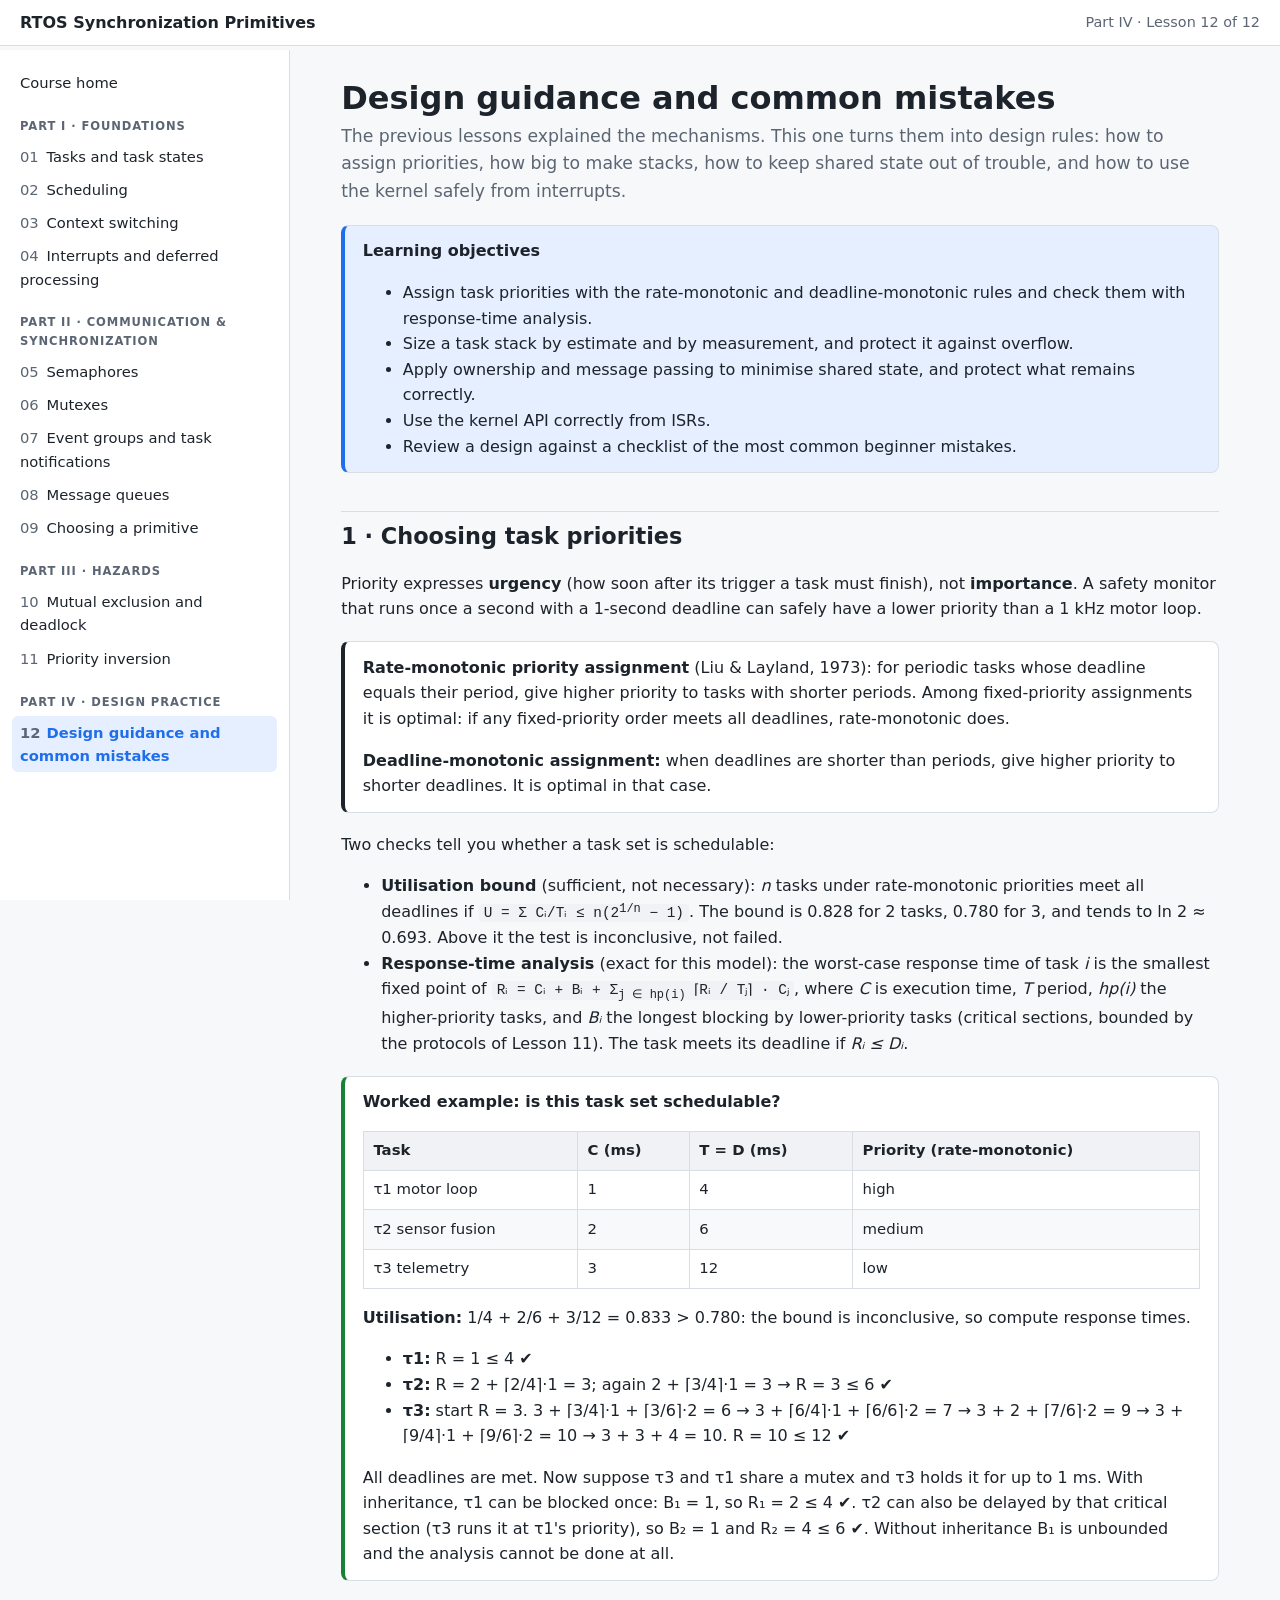
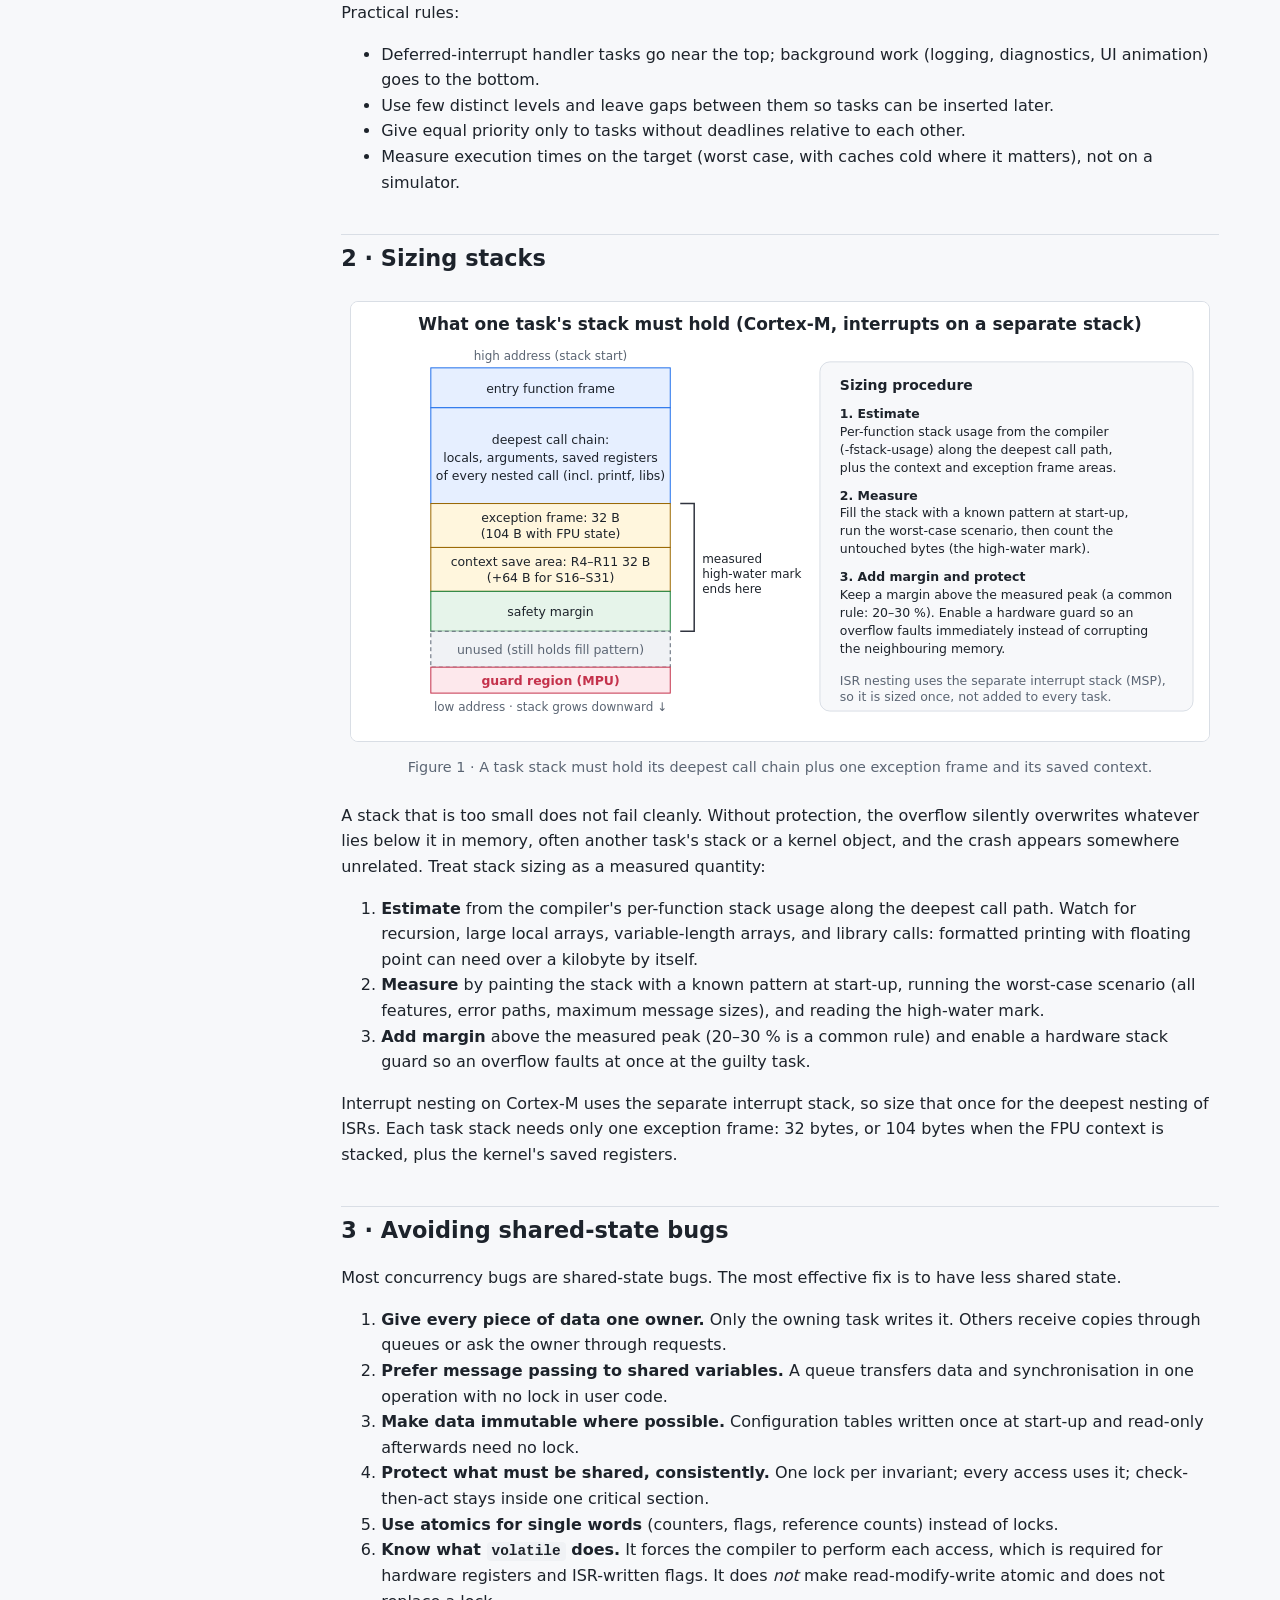
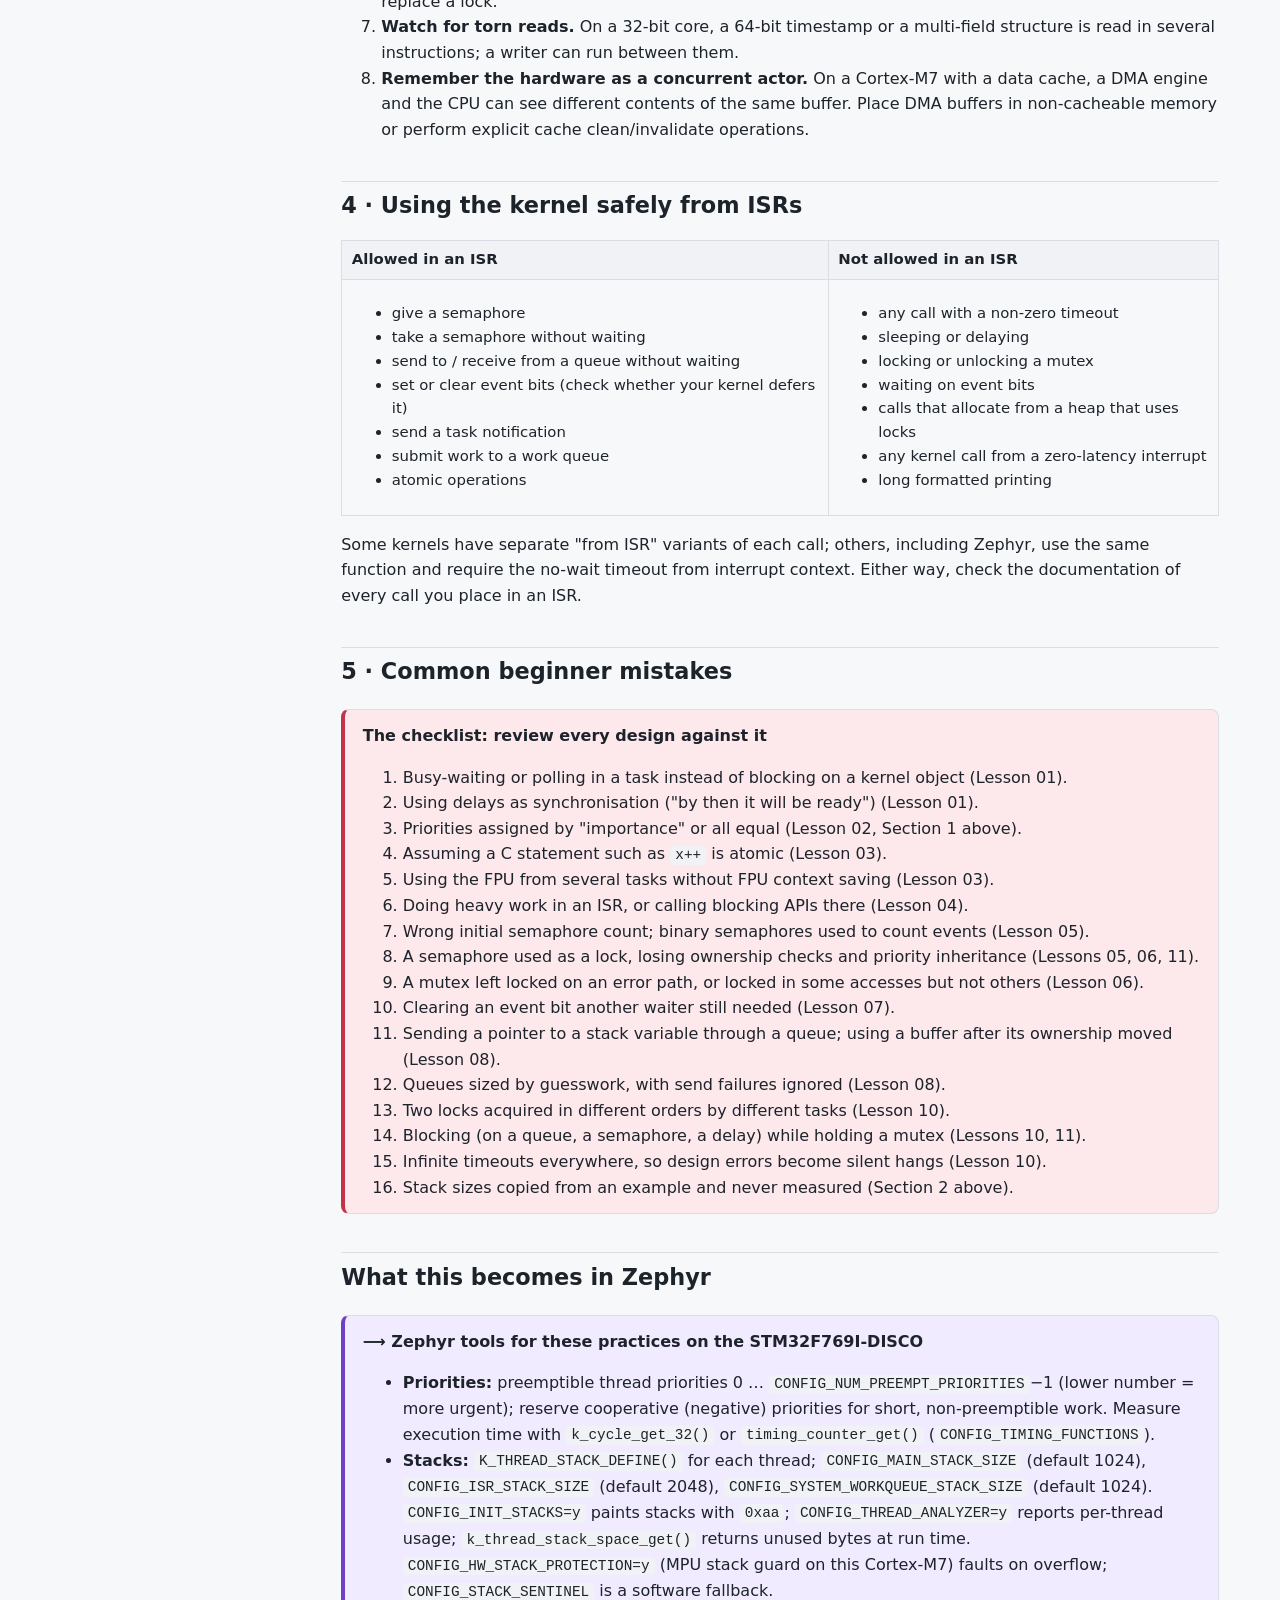
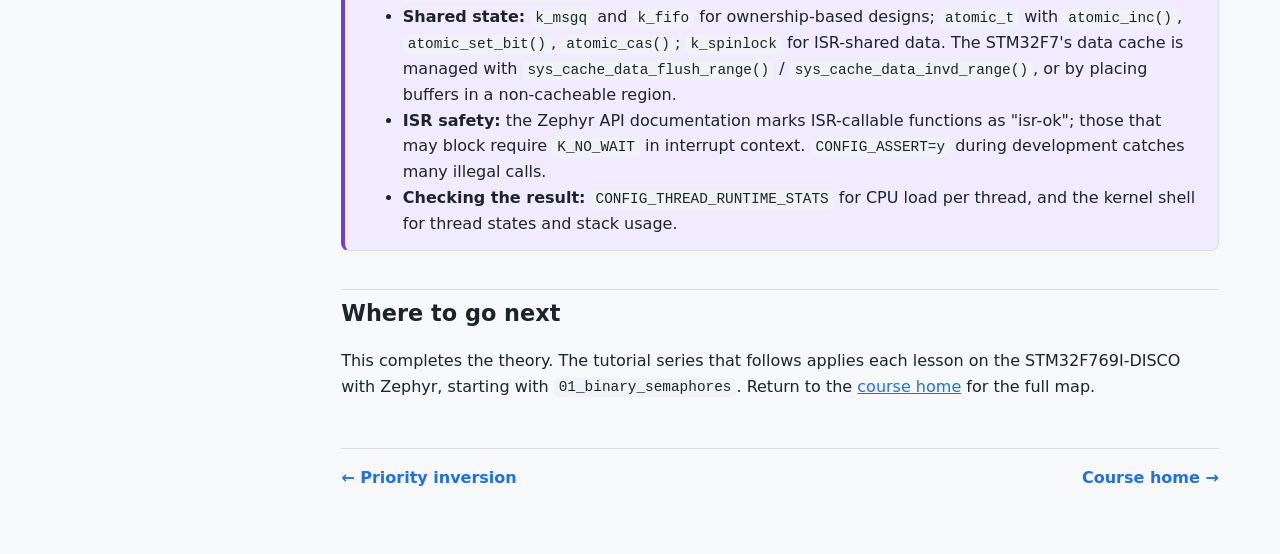
<file: resources/webpages/12_design_guidance.html>
<!DOCTYPE html>
<html lang="en">
<head>
<meta charset="utf-8">
<meta name="viewport" content="width=device-width, initial-scale=1">
<title>12 · Design Guidance and Common Mistakes — RTOS Synchronization Primitives</title>
<link rel="stylesheet" href="css/style.css">
</head>
<body>
<header class="topbar">
  <button class="menu-toggle" aria-label="Toggle lesson list">☰</button>
  <a href="index.html" class="brand">RTOS Synchronization Primitives</a>
  <span class="crumb">Part IV · Lesson 12 of 12</span>
</header>
<div class="layout">
<nav class="sidebar" aria-label="Lessons">
  <ol><li><a href="index.html">Course home</a></li></ol>
  <h4>Part I · Foundations</h4>
  <ol>
    <li><a href="01_tasks_and_states.html"><span class="num">01</span>Tasks and task states</a></li>
    <li><a href="02_scheduling.html"><span class="num">02</span>Scheduling</a></li>
    <li><a href="03_context_switching.html"><span class="num">03</span>Context switching</a></li>
    <li><a href="04_interrupts_and_deferred_processing.html"><span class="num">04</span>Interrupts and deferred processing</a></li>
  </ol>
  <h4>Part II · Communication &amp; synchronization</h4>
  <ol>
    <li><a href="05_semaphores.html"><span class="num">05</span>Semaphores</a></li>
    <li><a href="06_mutexes.html"><span class="num">06</span>Mutexes</a></li>
    <li><a href="07_event_groups_and_notifications.html"><span class="num">07</span>Event groups and task notifications</a></li>
    <li><a href="08_message_queues.html"><span class="num">08</span>Message queues</a></li>
    <li><a href="09_choosing_a_primitive.html"><span class="num">09</span>Choosing a primitive</a></li>
  </ol>
  <h4>Part III · Hazards</h4>
  <ol>
    <li><a href="10_mutual_exclusion_and_deadlock.html"><span class="num">10</span>Mutual exclusion and deadlock</a></li>
    <li><a href="11_priority_inversion.html"><span class="num">11</span>Priority inversion</a></li>
  </ol>
  <h4>Part IV · Design practice</h4>
  <ol>
    <li><a href="12_design_guidance.html"><span class="num">12</span>Design guidance and common mistakes</a></li>
  </ol>
</nav>
<main class="content">
<h1>Design guidance and common mistakes</h1>
<p class="lead">The previous lessons explained the mechanisms. This one turns them into design rules: how to assign priorities, how big to make stacks, how to keep shared state out of trouble, and how to use the kernel safely from interrupts.</p>

<div class="box objectives">
  <span class="box-title">Learning objectives</span>
  <ul>
    <li>Assign task priorities with the rate-monotonic and deadline-monotonic rules and check them with response-time analysis.</li>
    <li>Size a task stack by estimate and by measurement, and protect it against overflow.</li>
    <li>Apply ownership and message passing to minimise shared state, and protect what remains correctly.</li>
    <li>Use the kernel API correctly from ISRs.</li>
    <li>Review a design against a checklist of the most common beginner mistakes.</li>
  </ul>
</div>

<h2>1 · Choosing task priorities</h2>
<p>Priority expresses <b>urgency</b> (how soon after its trigger a task must finish), not <b>importance</b>. A safety monitor that runs once a second with a 1-second deadline can safely have a lower priority than a 1 kHz motor loop.</p>
<div class="box definition">
  <p><span class="term">Rate-monotonic priority assignment</span> (Liu &amp; Layland, 1973): for periodic tasks whose deadline equals their period, give higher priority to tasks with shorter periods. Among fixed-priority assignments it is optimal: if any fixed-priority order meets all deadlines, rate-monotonic does.</p>
  <p><span class="term">Deadline-monotonic assignment:</span> when deadlines are shorter than periods, give higher priority to shorter deadlines. It is optimal in that case.</p>
</div>
<p>Two checks tell you whether a task set is schedulable:</p>
<ul>
  <li><b>Utilisation bound</b> (sufficient, not necessary): <i>n</i> tasks under rate-monotonic priorities meet all deadlines if <code>U = Σ Cᵢ/Tᵢ ≤ n(2<sup>1/n</sup> − 1)</code>. The bound is 0.828 for 2 tasks, 0.780 for 3, and tends to ln 2 ≈ 0.693. Above it the test is inconclusive, not failed.</li>
  <li><b>Response-time analysis</b> (exact for this model): the worst-case response time of task <i>i</i> is the smallest fixed point of
    <code>Rᵢ = Cᵢ + Bᵢ + Σ<sub>j ∈ hp(i)</sub> ⌈Rᵢ / Tⱼ⌉ · Cⱼ</code>,
    where <i>C</i> is execution time, <i>T</i> period, <i>hp(i)</i> the higher-priority tasks, and <i>Bᵢ</i> the longest blocking by lower-priority tasks (critical sections, bounded by the protocols of Lesson 11). The task meets its deadline if <i>Rᵢ ≤ Dᵢ</i>.</li>
</ul>

<div class="box example">
  <span class="box-title">Worked example: is this task set schedulable?</span>
  <table>
    <thead><tr><th>Task</th><th>C (ms)</th><th>T = D (ms)</th><th>Priority (rate-monotonic)</th></tr></thead>
    <tbody>
      <tr><td>τ1 motor loop</td><td>1</td><td>4</td><td>high</td></tr>
      <tr><td>τ2 sensor fusion</td><td>2</td><td>6</td><td>medium</td></tr>
      <tr><td>τ3 telemetry</td><td>3</td><td>12</td><td>low</td></tr>
    </tbody>
  </table>
  <p><b>Utilisation:</b> 1/4 + 2/6 + 3/12 = 0.833 &gt; 0.780: the bound is inconclusive, so compute response times.</p>
  <ul>
    <li><b>τ1:</b> R = 1 ≤ 4 ✔</li>
    <li><b>τ2:</b> R = 2 + ⌈2/4⌉·1 = 3; again 2 + ⌈3/4⌉·1 = 3 → R = 3 ≤ 6 ✔</li>
    <li><b>τ3:</b> start R = 3. 3 + ⌈3/4⌉·1 + ⌈3/6⌉·2 = 6 → 3 + ⌈6/4⌉·1 + ⌈6/6⌉·2 = 7 → 3 + 2 + ⌈7/6⌉·2 = 9 → 3 + ⌈9/4⌉·1 + ⌈9/6⌉·2 = 10 → 3 + 3 + 4 = 10. R = 10 ≤ 12 ✔</li>
  </ul>
  <p>All deadlines are met. Now suppose τ3 and τ1 share a mutex and τ3 holds it for up to 1 ms. With inheritance, τ1 can be blocked once: B₁ = 1, so R₁ = 2 ≤ 4 ✔. τ2 can also be delayed by that critical section (τ3 runs it at τ1's priority), so B₂ = 1 and R₂ = 4 ≤ 6 ✔. Without inheritance B₁ is unbounded and the analysis cannot be done at all.</p>
</div>
<p>Practical rules:</p>
<ul>
  <li>Deferred-interrupt handler tasks go near the top; background work (logging, diagnostics, UI animation) goes to the bottom.</li>
  <li>Use few distinct levels and leave gaps between them so tasks can be inserted later.</li>
  <li>Give equal priority only to tasks without deadlines relative to each other.</li>
  <li>Measure execution times on the target (worst case, with caches cold where it matters), not on a simulator.</li>
</ul>

<h2>2 · Sizing stacks</h2>
<figure>
  <img src="images/stack_layout.svg" alt="Layout of a task stack: entry frame, deepest call chain, exception frame, context save area, margin, unused area, guard region; plus a three-step sizing procedure" width="860">
  <figcaption>Figure 1 · A task stack must hold its deepest call chain plus one exception frame and its saved context.</figcaption>
</figure>
<p>A stack that is too small does not fail cleanly. Without protection, the overflow silently overwrites whatever lies below it in memory, often another task's stack or a kernel object, and the crash appears somewhere unrelated. Treat stack sizing as a measured quantity:</p>
<ol>
  <li><b>Estimate</b> from the compiler's per-function stack usage along the deepest call path. Watch for recursion, large local arrays, variable-length arrays, and library calls: formatted printing with floating point can need over a kilobyte by itself.</li>
  <li><b>Measure</b> by painting the stack with a known pattern at start-up, running the worst-case scenario (all features, error paths, maximum message sizes), and reading the high-water mark.</li>
  <li><b>Add margin</b> above the measured peak (20–30 % is a common rule) and enable a hardware stack guard so an overflow faults at once at the guilty task.</li>
</ol>
<p>Interrupt nesting on Cortex-M uses the separate interrupt stack, so size that once for the deepest nesting of ISRs. Each task stack needs only one exception frame: 32 bytes, or 104 bytes when the FPU context is stacked, plus the kernel's saved registers.</p>

<h2>3 · Avoiding shared-state bugs</h2>
<p>Most concurrency bugs are shared-state bugs. The most effective fix is to have less shared state.</p>
<ol>
  <li><b>Give every piece of data one owner.</b> Only the owning task writes it. Others receive copies through queues or ask the owner through requests.</li>
  <li><b>Prefer message passing to shared variables.</b> A queue transfers data and synchronisation in one operation with no lock in user code.</li>
  <li><b>Make data immutable where possible.</b> Configuration tables written once at start-up and read-only afterwards need no lock.</li>
  <li><b>Protect what must be shared, consistently.</b> One lock per invariant; every access uses it; check-then-act stays inside one critical section.</li>
  <li><b>Use atomics for single words</b> (counters, flags, reference counts) instead of locks.</li>
  <li><b>Know what <code>volatile</code> does.</b> It forces the compiler to perform each access, which is required for hardware registers and ISR-written flags. It does <em>not</em> make read-modify-write atomic and does not replace a lock.</li>
  <li><b>Watch for torn reads.</b> On a 32-bit core, a 64-bit timestamp or a multi-field structure is read in several instructions; a writer can run between them.</li>
  <li><b>Remember the hardware as a concurrent actor.</b> On a Cortex-M7 with a data cache, a DMA engine and the CPU can see different contents of the same buffer. Place DMA buffers in non-cacheable memory or perform explicit cache clean/invalidate operations.</li>
</ol>

<h2>4 · Using the kernel safely from ISRs</h2>
<table>
  <thead><tr><th>Allowed in an ISR</th><th>Not allowed in an ISR</th></tr></thead>
  <tbody>
    <tr><td>
      <ul>
        <li>give a semaphore</li>
        <li>take a semaphore without waiting</li>
        <li>send to / receive from a queue without waiting</li>
        <li>set or clear event bits (check whether your kernel defers it)</li>
        <li>send a task notification</li>
        <li>submit work to a work queue</li>
        <li>atomic operations</li>
      </ul>
    </td><td>
      <ul>
        <li>any call with a non-zero timeout</li>
        <li>sleeping or delaying</li>
        <li>locking or unlocking a mutex</li>
        <li>waiting on event bits</li>
        <li>calls that allocate from a heap that uses locks</li>
        <li>any kernel call from a zero-latency interrupt</li>
        <li>long formatted printing</li>
      </ul>
    </td></tr>
  </tbody>
</table>
<p>Some kernels have separate "from ISR" variants of each call; others, including Zephyr, use the same function and require the no-wait timeout from interrupt context. Either way, check the documentation of every call you place in an ISR.</p>

<h2>5 · Common beginner mistakes</h2>
<div class="box mistakes">
  <span class="box-title">The checklist: review every design against it</span>
  <ol>
    <li>Busy-waiting or polling in a task instead of blocking on a kernel object (Lesson 01).</li>
    <li>Using delays as synchronisation ("by then it will be ready") (Lesson 01).</li>
    <li>Priorities assigned by "importance" or all equal (Lesson 02, Section 1 above).</li>
    <li>Assuming a C statement such as <code>x++</code> is atomic (Lesson 03).</li>
    <li>Using the FPU from several tasks without FPU context saving (Lesson 03).</li>
    <li>Doing heavy work in an ISR, or calling blocking APIs there (Lesson 04).</li>
    <li>Wrong initial semaphore count; binary semaphores used to count events (Lesson 05).</li>
    <li>A semaphore used as a lock, losing ownership checks and priority inheritance (Lessons 05, 06, 11).</li>
    <li>A mutex left locked on an error path, or locked in some accesses but not others (Lesson 06).</li>
    <li>Clearing an event bit another waiter still needed (Lesson 07).</li>
    <li>Sending a pointer to a stack variable through a queue; using a buffer after its ownership moved (Lesson 08).</li>
    <li>Queues sized by guesswork, with send failures ignored (Lesson 08).</li>
    <li>Two locks acquired in different orders by different tasks (Lesson 10).</li>
    <li>Blocking (on a queue, a semaphore, a delay) while holding a mutex (Lessons 10, 11).</li>
    <li>Infinite timeouts everywhere, so design errors become silent hangs (Lesson 10).</li>
    <li>Stack sizes copied from an example and never measured (Section 2 above).</li>
  </ol>
</div>

<h2>What this becomes in Zephyr</h2>
<div class="box zephyr">
  <span class="box-title">Zephyr tools for these practices on the STM32F769I-DISCO</span>
  <ul>
    <li><b>Priorities:</b> preemptible thread priorities 0 … <code>CONFIG_NUM_PREEMPT_PRIORITIES</code>−1 (lower number = more urgent); reserve cooperative (negative) priorities for short, non-preemptible work. Measure execution time with <code>k_cycle_get_32()</code> or <code>timing_counter_get()</code> (<code>CONFIG_TIMING_FUNCTIONS</code>).</li>
    <li><b>Stacks:</b> <code>K_THREAD_STACK_DEFINE()</code> for each thread; <code>CONFIG_MAIN_STACK_SIZE</code> (default 1024), <code>CONFIG_ISR_STACK_SIZE</code> (default 2048), <code>CONFIG_SYSTEM_WORKQUEUE_STACK_SIZE</code> (default 1024). <code>CONFIG_INIT_STACKS=y</code> paints stacks with <code>0xaa</code>; <code>CONFIG_THREAD_ANALYZER=y</code> reports per-thread usage; <code>k_thread_stack_space_get()</code> returns unused bytes at run time. <code>CONFIG_HW_STACK_PROTECTION=y</code> (MPU stack guard on this Cortex-M7) faults on overflow; <code>CONFIG_STACK_SENTINEL</code> is a software fallback.</li>
    <li><b>Shared state:</b> <code>k_msgq</code> and <code>k_fifo</code> for ownership-based designs; <code>atomic_t</code> with <code>atomic_inc()</code>, <code>atomic_set_bit()</code>, <code>atomic_cas()</code>; <code>k_spinlock</code> for ISR-shared data. The STM32F7's data cache is managed with <code>sys_cache_data_flush_range()</code> / <code>sys_cache_data_invd_range()</code>, or by placing buffers in a non-cacheable region.</li>
    <li><b>ISR safety:</b> the Zephyr API documentation marks ISR-callable functions as "isr-ok"; those that may block require <code>K_NO_WAIT</code> in interrupt context. <code>CONFIG_ASSERT=y</code> during development catches many illegal calls.</li>
    <li><b>Checking the result:</b> <code>CONFIG_THREAD_RUNTIME_STATS</code> for CPU load per thread, and the kernel shell for thread states and stack usage.</li>
  </ul>
</div>

<h2>Where to go next</h2>
<p>This completes the theory. The tutorial series that follows applies each lesson on the STM32F769I-DISCO with Zephyr, starting with <code>01_binary_semaphores</code>. Return to the <a href="index.html">course home</a> for the full map.</p>

<nav class="pager">
  <a href="11_priority_inversion.html" rel="prev">← Priority inversion</a>
  <a href="index.html" rel="next">Course home →</a>
</nav>
</main>
</div>
<script src="js/site.js"></script>
</body>
</html>
</file>
<file: resources/webpages/css/style.css>
/* RTOS Synchronization Primitives — shared course stylesheet */

:root {
  --bg: #f7f8fa;
  --surface: #ffffff;
  --surface-2: #f0f2f5;
  --text: #1d232b;
  --muted: #5b6573;
  --border: #d9dee5;
  --accent: #1f6feb;
  --accent-soft: #e6efff;
  --ok: #1a7f37;
  --ok-soft: #e6f4ea;
  --warn: #9a6700;
  --warn-soft: #fff6dd;
  --bad: #c4314b;
  --bad-soft: #fde8ec;
  --zephyr: #6e40c9;
  --zephyr-soft: #f1ebff;
  /* task colours used by every animation */
  --t-high: #d1495b;
  --t-med: #edae49;
  --t-low: #00798c;
  --t-isr: #30343f;
  --t-idle: #c9ced6;
  --radius: 8px;
  --mono: ui-monospace, "SFMono-Regular", Consolas, "Liberation Mono", monospace;
  --sans: system-ui, -apple-system, "Segoe UI", Roboto, "Helvetica Neue", Arial, sans-serif;
}

@media (prefers-color-scheme: dark) {
  :root {
    --bg: #0f1216;
    --surface: #171b21;
    --surface-2: #1f242c;
    --text: #e3e7ec;
    --muted: #9aa4b1;
    --border: #2e3540;
    --accent: #5a9bff;
    --accent-soft: #1a2a45;
    --ok: #4cc26b;
    --ok-soft: #15301e;
    --warn: #e0b24a;
    --warn-soft: #33290f;
    --bad: #ff6b81;
    --bad-soft: #3a1820;
    --zephyr: #b494ff;
    --zephyr-soft: #251c3d;
    --t-isr: #aab2bf;
    --t-idle: #3a414c;
  }
}

* { box-sizing: border-box; }

html { scroll-behavior: smooth; }

body {
  margin: 0;
  background: var(--bg);
  color: var(--text);
  font-family: var(--sans);
  font-size: 16px;
  line-height: 1.6;
}

a { color: var(--accent); }
a:hover { text-decoration: none; }

code, kbd, pre { font-family: var(--mono); font-size: 0.9em; }
code { background: var(--surface-2); padding: 0.1em 0.35em; border-radius: 4px; }
pre { background: var(--surface-2); padding: 0.8em 1em; border-radius: var(--radius); overflow-x: auto; }
pre code { background: none; padding: 0; }

/* ---------- layout ---------- */

.topbar {
  position: sticky; top: 0; z-index: 10;
  display: flex; align-items: center; justify-content: space-between;
  gap: 1rem;
  padding: 0.6rem 1.25rem;
  background: var(--surface);
  border-bottom: 1px solid var(--border);
}
.topbar .brand { font-weight: 700; color: var(--text); text-decoration: none; }
.topbar .crumb { color: var(--muted); font-size: 0.9rem; }
.topbar .menu-toggle {
  display: none;
  background: none; border: 1px solid var(--border); color: var(--text);
  border-radius: 6px; padding: 0.2rem 0.6rem; cursor: pointer;
}

.layout { display: grid; grid-template-columns: 290px minmax(0, 1fr); min-height: calc(100vh - 50px); }

.sidebar {
  position: sticky; top: 50px; align-self: start;
  height: calc(100vh - 50px); overflow-y: auto;
  padding: 1rem 0.75rem 2rem;
  border-right: 1px solid var(--border);
  background: var(--surface);
  font-size: 0.92rem;
}
.sidebar h4 {
  margin: 1.1rem 0.5rem 0.3rem;
  font-size: 0.72rem; letter-spacing: 0.08em; text-transform: uppercase;
  color: var(--muted);
}
.sidebar ol { list-style: none; margin: 0; padding: 0; }
.sidebar a {
  display: block; padding: 0.3rem 0.5rem; border-radius: 6px;
  color: var(--text); text-decoration: none;
}
.sidebar a:hover { background: var(--surface-2); }
.sidebar a.active { background: var(--accent-soft); color: var(--accent); font-weight: 600; }
.sidebar .num { display: inline-block; width: 1.8em; color: var(--muted); font-variant-numeric: tabular-nums; }

.content { padding: 2rem clamp(1rem, 4vw, 3.5rem) 4rem; max-width: 980px; }

h1 { font-size: 2rem; line-height: 1.25; margin: 0 0 0.3rem; }
h2 { font-size: 1.4rem; margin: 2.4rem 0 0.6rem; padding-top: 0.4rem; border-top: 1px solid var(--border); }
h3 { font-size: 1.1rem; margin: 1.6rem 0 0.4rem; }
.lead { color: var(--muted); font-size: 1.08rem; margin-top: 0; }

@media (max-width: 860px) {
  .layout { grid-template-columns: 1fr; }
  .sidebar { display: none; position: static; height: auto; border-right: 0; border-bottom: 1px solid var(--border); }
  .sidebar.open { display: block; }
  .topbar .menu-toggle { display: inline-block; }
}

/* ---------- content blocks ---------- */

.box {
  border: 1px solid var(--border);
  border-left-width: 4px;
  border-radius: var(--radius);
  padding: 0.8rem 1.1rem;
  margin: 1.2rem 0;
  background: var(--surface);
}
.box > :first-child { margin-top: 0; }
.box > :last-child { margin-bottom: 0; }
.box .box-title { font-weight: 700; margin-bottom: 0.3rem; display: block; }

.objectives { border-left-color: var(--accent); background: var(--accent-soft); }
.definition { border-left-color: var(--text); }
.example    { border-left-color: var(--ok); }
.mistakes   { border-left-color: var(--bad); background: var(--bad-soft); }
.warning    { border-left-color: var(--warn); background: var(--warn-soft); }
.zephyr     { border-left-color: var(--zephyr); background: var(--zephyr-soft); }
.zephyr .box-title::before { content: "⟶ "; }

.definition .term { font-weight: 700; }

figure { margin: 1.5rem 0; text-align: center; }
figure img { max-width: 100%; height: auto; border: 1px solid var(--border); border-radius: var(--radius); background: #fff; }
figcaption { color: var(--muted); font-size: 0.9rem; margin-top: 0.4rem; }

table { border-collapse: collapse; width: 100%; margin: 1rem 0; font-size: 0.93rem; }
th, td { border: 1px solid var(--border); padding: 0.45rem 0.6rem; text-align: left; vertical-align: top; }
th { background: var(--surface-2); }
tbody tr:nth-child(even) td { background: color-mix(in srgb, var(--surface-2) 45%, transparent); }

.pager {
  display: flex; justify-content: space-between; gap: 1rem;
  margin-top: 3rem; padding-top: 1rem; border-top: 1px solid var(--border);
}
.pager a { text-decoration: none; font-weight: 600; }

.cards { display: grid; grid-template-columns: repeat(auto-fill, minmax(250px, 1fr)); gap: 0.9rem; margin: 1rem 0; }
.card {
  display: block; padding: 0.9rem 1rem; border: 1px solid var(--border); border-radius: var(--radius);
  background: var(--surface); color: var(--text); text-decoration: none;
}
.card:hover { border-color: var(--accent); }
.card .card-num { color: var(--muted); font-size: 0.8rem; font-weight: 700; letter-spacing: 0.06em; }
.card .card-title { display: block; font-weight: 700; margin: 0.1rem 0 0.3rem; }
.card .card-desc { color: var(--muted); font-size: 0.9rem; }

/* ---------- interactive demos ---------- */

.demo {
  border: 1px solid var(--border);
  border-radius: var(--radius);
  background: var(--surface);
  padding: 1rem;
  margin: 1.5rem 0;
}
.demo-title { font-weight: 700; margin: 0 0 0.6rem; }
.demo-controls { display: flex; flex-wrap: wrap; gap: 0.5rem; align-items: center; margin-bottom: 0.8rem; }
.demo-controls label { font-size: 0.9rem; color: var(--muted); display: inline-flex; gap: 0.35rem; align-items: center; }
.demo button, .demo select {
  font: inherit; font-size: 0.9rem;
  padding: 0.3rem 0.75rem;
  border: 1px solid var(--border); border-radius: 6px;
  background: var(--surface-2); color: var(--text); cursor: pointer;
}
.demo button:hover:not(:disabled) { border-color: var(--accent); }
.demo button:disabled { opacity: 0.45; cursor: not-allowed; }
.demo button.primary { background: var(--accent); color: #fff; border-color: var(--accent); }
.demo canvas { width: 100%; display: block; border-radius: 6px; background: var(--surface-2); }
.demo .log {
  font-family: var(--mono); font-size: 0.82rem;
  background: var(--surface-2); border-radius: 6px;
  padding: 0.5rem 0.7rem; margin-top: 0.7rem;
  height: 9.5em; overflow-y: auto; white-space: pre-wrap;
}
.demo .status { font-size: 0.92rem; margin-top: 0.6rem; min-height: 1.5em; }
.legend { display: flex; flex-wrap: wrap; gap: 0.9rem; font-size: 0.85rem; color: var(--muted); margin-top: 0.5rem; }
.legend span::before {
  content: ""; display: inline-block; width: 0.9em; height: 0.9em; margin-right: 0.35em;
  vertical-align: -0.1em; border-radius: 2px; background: var(--sw, #888);
}

.split { display: grid; grid-template-columns: 1fr 1fr; gap: 1rem; }
@media (max-width: 760px) { .split { grid-template-columns: 1fr; } }
.split h4 { margin: 0 0 0.4rem; font-size: 0.95rem; }

/* semaphore / mutex handoff demo */
.hd-stage { display: grid; grid-template-columns: 1fr auto 1fr; gap: 1rem; align-items: start; }
@media (max-width: 760px) { .hd-stage { grid-template-columns: 1fr; } }
.hd-tasks { display: flex; flex-direction: column; gap: 0.5rem; }
.hd-task {
  border: 2px solid var(--border); border-radius: 8px; padding: 0.45rem 0.6rem;
  display: grid; grid-template-columns: 1fr auto; gap: 0.3rem 0.5rem; align-items: center;
  transition: border-color 0.2s, background 0.2s;
}
.hd-task .hd-name { font-weight: 700; }
.hd-task .hd-state { font-size: 0.8rem; color: var(--muted); grid-column: 1 / -1; }
.hd-task .hd-btns { display: flex; gap: 0.3rem; }
.hd-task.holding { border-color: var(--ok); background: var(--ok-soft); }
.hd-task.waiting { border-color: var(--warn); background: var(--warn-soft); }
.hd-object {
  min-width: 210px; border: 2px dashed var(--border); border-radius: 12px; padding: 0.8rem; text-align: center;
}
.hd-object .hd-kind { font-weight: 700; }
.hd-tokens { display: flex; justify-content: center; gap: 0.35rem; min-height: 34px; margin: 0.6rem 0; flex-wrap: wrap; }
.hd-token {
  width: 28px; height: 28px; border-radius: 50%; background: var(--ok); color: #fff;
  font-size: 0.75rem; font-weight: 700; display: grid; place-items: center;
  animation: pop 0.25s ease-out;
}
.hd-token.empty { background: transparent; border: 2px dashed var(--border); animation: none; }
@keyframes pop { from { transform: scale(0.3); opacity: 0; } to { transform: scale(1); opacity: 1; } }
.hd-meta { font-size: 0.85rem; color: var(--muted); }
.hd-queue { font-family: var(--mono); font-size: 0.82rem; margin-top: 0.4rem; }

/* deadlock demo */
.dl-wrap { display: grid; grid-template-columns: minmax(0, 1.4fr) minmax(0, 1fr); gap: 1rem; align-items: start; }
@media (max-width: 760px) { .dl-wrap { grid-template-columns: 1fr; } }
.dl-wrap svg { width: 100%; height: auto; background: var(--surface-2); border-radius: 6px; }
.conds { list-style: none; padding: 0; margin: 0; display: grid; gap: 0.4rem; }
.conds li {
  border: 1px solid var(--border); border-radius: 6px; padding: 0.35rem 0.6rem; font-size: 0.9rem;
  display: flex; justify-content: space-between; gap: 0.5rem;
}
.conds li.on { border-color: var(--bad); background: var(--bad-soft); }
.conds li.off { border-color: var(--ok); background: var(--ok-soft); }
.conds li .flag { font-weight: 700; white-space: nowrap; }
.dl-step { font-size: 0.95rem; margin-top: 0.6rem; min-height: 3em; }
.badge { display: inline-block; font-size: 0.78rem; font-weight: 700; padding: 0.1rem 0.5rem; border-radius: 999px; }
.badge.bad { background: var(--bad); color: #fff; }
.badge.ok { background: var(--ok); color: #fff; }
.badge.neutral { background: var(--surface-2); color: var(--muted); border: 1px solid var(--border); }

/* inversion demo */
.metric { font-size: 0.92rem; margin-top: 0.4rem; }
.metric b { font-variant-numeric: tabular-nums; }

/* glossary / misc */
dl.glossary dt { font-weight: 700; margin-top: 0.7rem; }
dl.glossary dd { margin: 0.1rem 0 0 1.2rem; color: var(--text); }
.kbd-hint { color: var(--muted); font-size: 0.85rem; }
footer.site-footer { color: var(--muted); font-size: 0.85rem; margin-top: 2.5rem; }
</file>
